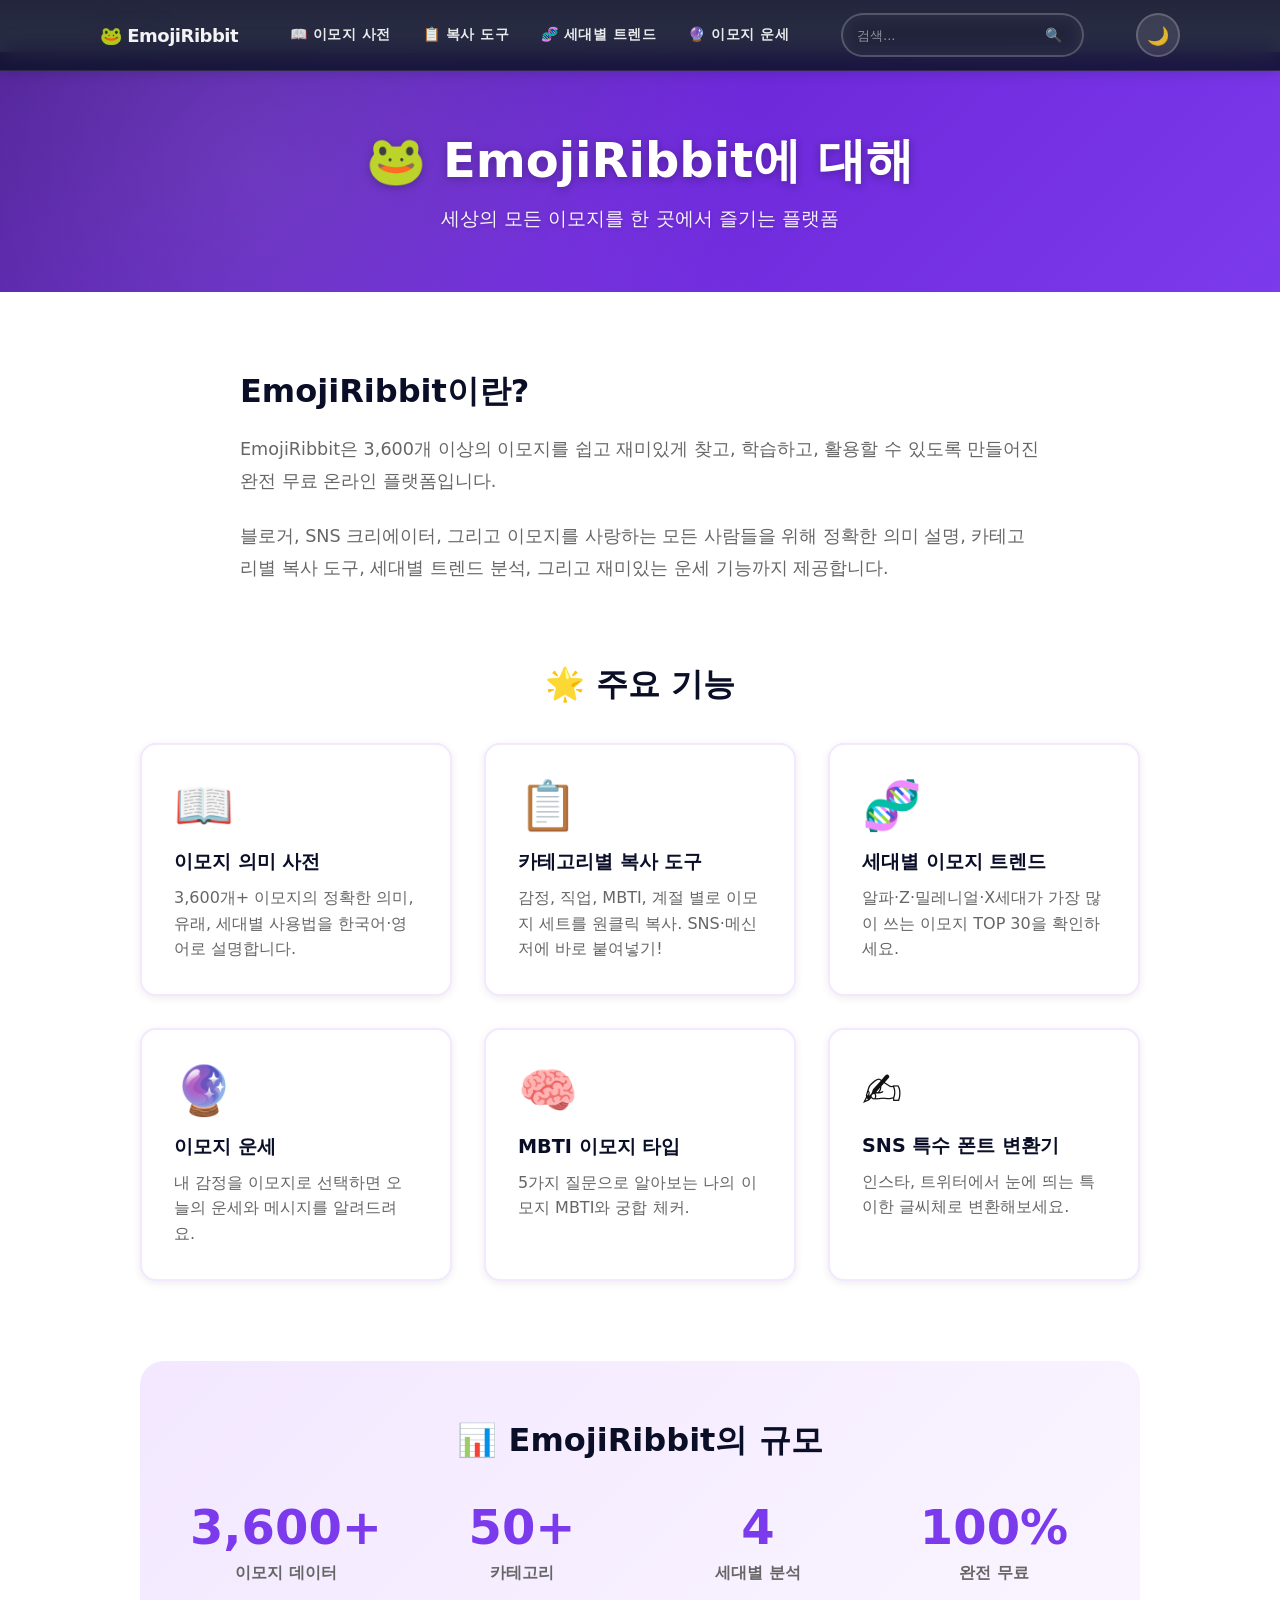
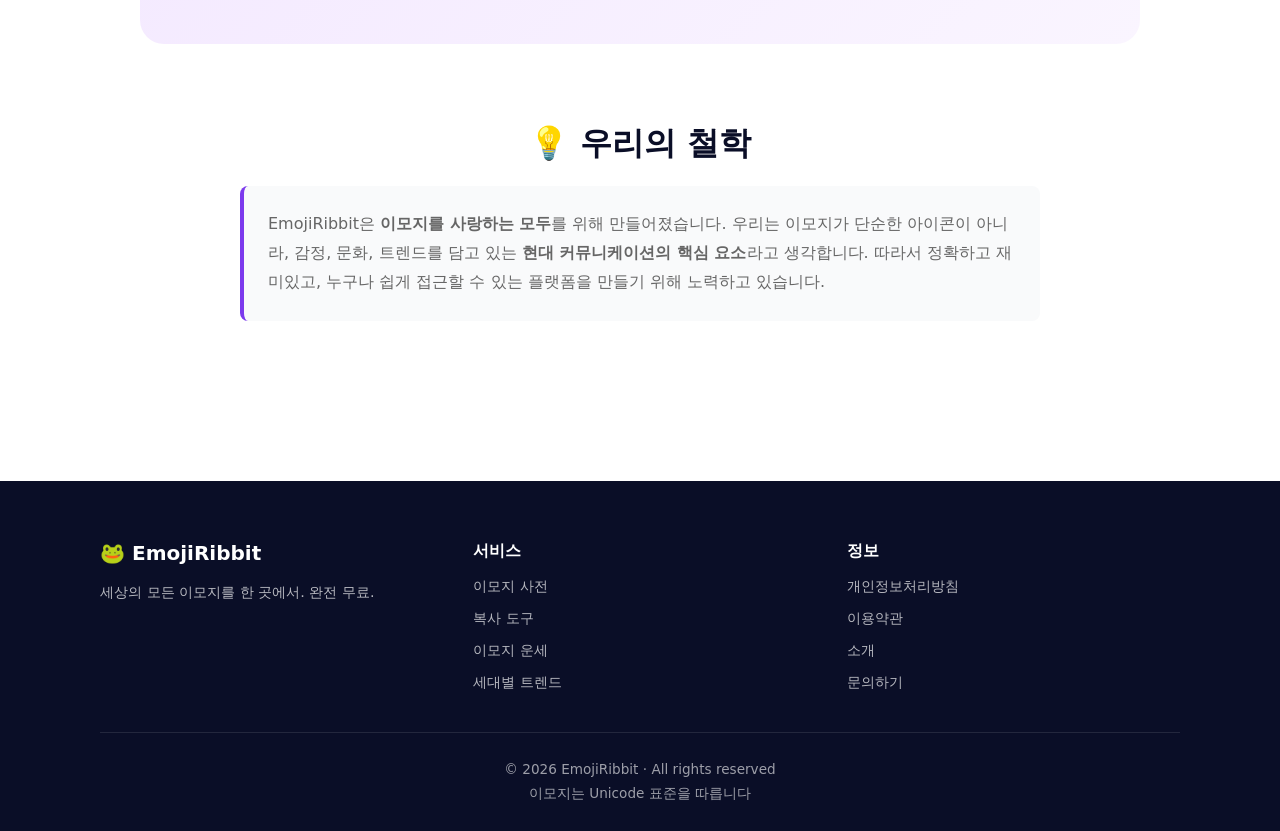
<file: ad-site-main/about.html>
<!DOCTYPE html>
<html lang="ko">
  <head>
    <meta charset="UTF-8" />
    <meta name="viewport" content="width=device-width, initial-scale=1.0" />
    <title>소개 - EmojiRibbit</title>
    <meta name="description" content="EmojiRibbit에 대해 알아보세요" />
    <link rel="canonical" href="https://emojiribbit.com/about.html" />

    <!-- Favicon -->
    <link rel="icon" type="image/x-icon" href="assets/images/icon/favicon.ico" />
    <link rel="icon" type="image/png" href="assets/images/icon/favicon.png" />

    <link rel="stylesheet" href="https://cdnjs.cloudflare.com/ajax/libs/animate.css/4.1.1/animate.min.css" />
    <link rel="stylesheet" href="https://unpkg.com/aos@2.3.1/dist/aos.css" />
    <link rel="stylesheet" href="assets/css/commons.css" />
    <link rel="stylesheet" href="assets/css/style.css" />
    <link rel="stylesheet" href="assets/css/subpage.css" />
    <script async src="https://pagead2.googlesyndication.com/pagead/js/adsbygoogle.js?client=ca-pub-8983618705981128"
     crossorigin="anonymous"></script>
  </head>

  <body>
    <!-- Header -->
    <header class="site-header">
      <div class="container">
        <div class="site-header__inner">
          <a href="index.html" class="site-logo">🐸 EmojiRibbit</a>
          <nav class="site-nav">
            <a href="dictionary.html" class="site-nav__link">📖 이모지 사전</a>
            <a href="copy-tool.html" class="site-nav__link">📋 복사 도구</a>
            <a href="trends.html" class="site-nav__link">🧬 세대별 트렌드</a>
            <a href="fortune.html" class="site-nav__link">🔮 이모지 운세</a>
          </nav>
          <div class="search-wrapper">
            <input type="search" class="search-input" placeholder="검색..." />
            <button class="search-btn">🔍</button>
          </div>
          <button class="theme-toggle" data-theme-toggle>
            <span class="theme-icon">🌙</span>
          </button>
          <button class="nav-toggle" data-nav-toggle>
            <span class="nav-toggle__line"></span>
            <span class="nav-toggle__line"></span>
            <span class="nav-toggle__line"></span>
          </button>
        </div>
      </div>
    </header>

    <!-- Breadcrumb -->
    <section class="breadcrumb-section">
      <div class="container">
        <div class="breadcrumb">
          <a href="index.html" class="breadcrumb__link">홈</a>
          <span class="breadcrumb__separator">/</span>
          <span class="breadcrumb__current">소개</span>
        </div>
      </div>
    </section>

    <!-- Hero Section -->
    <section class="page-hero" style="background:linear-gradient(135deg, #4c1d95 0%, #6d28d9 50%, #7c3aed 100%);
      padding:80px 20px 60px; text-align:center; color:white;">
      <div class="container">
        <h1 style="font-size:3rem; font-weight:800; margin-bottom:16px; text-shadow:0 2px 8px rgba(0,0,0,0.3);">
          🐸 EmojiRibbit에 대해
        </h1>
        <p style="font-size:1.2rem; opacity:0.95; text-shadow:0 1px 4px rgba(0,0,0,0.2);">
          세상의 모든 이모지를 한 곳에서 즐기는 플랫폼
        </p>
      </div>
    </section>

    <!-- Main Content -->
    <main class="container" style="padding:80px 20px;">
      
      <!-- 프로젝트 소개 -->
      <section style="max-width:800px; margin:0 auto 80px;">
        <h2 style="font-size:2rem; font-weight:700; color:#0a0e27; margin-bottom:24px;">
          EmojiRibbit이란?
        </h2>
        <p style="font-size:1.1rem; color:#666; line-height:1.8; margin-bottom:24px;">
          EmojiRibbit은 3,600개 이상의 이모지를 쉽고 재미있게 찾고, 학습하고, 활용할 수 있도록 만들어진 
          완전 무료 온라인 플랫폼입니다.
        </p>
        <p style="font-size:1.1rem; color:#666; line-height:1.8;">
          블로거, SNS 크리에이터, 그리고 이모지를 사랑하는 모든 사람들을 위해 
          정확한 의미 설명, 카테고리별 복사 도구, 세대별 트렌드 분석, 그리고 재미있는 운세 기능까지 
          제공합니다.
        </p>
      </section>

      <!-- 주요 기능 -->
      <section style="max-width:1000px; margin:0 auto 80px;">
        <h2 style="font-size:2rem; font-weight:700; color:#0a0e27; margin-bottom:40px; text-align:center;">
          🌟 주요 기능
        </h2>
        
        <div style="display:grid; grid-template-columns:repeat(auto-fit, minmax(260px, 1fr)); gap:32px;">
          <!-- Feature 1 -->
          <div style="background:white; border-radius:16px; padding:32px; box-shadow:0 2px 8px rgba(0,0,0,0.08);
            border:2px solid #f3e8ff;">
            <div style="font-size:3rem; margin-bottom:16px;">📖</div>
            <h3 style="font-size:1.2rem; font-weight:700; color:#0a0e27; margin-bottom:12px;">
              이모지 의미 사전
            </h3>
            <p style="color:#666; line-height:1.6;">
              3,600개+ 이모지의 정확한 의미, 유래, 세대별 사용법을 한국어·영어로 설명합니다.
            </p>
          </div>

          <!-- Feature 2 -->
          <div style="background:white; border-radius:16px; padding:32px; box-shadow:0 2px 8px rgba(0,0,0,0.08);
            border:2px solid #f3e8ff;">
            <div style="font-size:3rem; margin-bottom:16px;">📋</div>
            <h3 style="font-size:1.2rem; font-weight:700; color:#0a0e27; margin-bottom:12px;">
              카테고리별 복사 도구
            </h3>
            <p style="color:#666; line-height:1.6;">
              감정, 직업, MBTI, 계절 별로 이모지 세트를 원클릭 복사. SNS·메신저에 바로 붙여넣기!
            </p>
          </div>

          <!-- Feature 3 -->
          <div style="background:white; border-radius:16px; padding:32px; box-shadow:0 2px 8px rgba(0,0,0,0.08);
            border:2px solid #f3e8ff;">
            <div style="font-size:3rem; margin-bottom:16px;">🧬</div>
            <h3 style="font-size:1.2rem; font-weight:700; color:#0a0e27; margin-bottom:12px;">
              세대별 이모지 트렌드
            </h3>
            <p style="color:#666; line-height:1.6;">
              알파·Z·밀레니얼·X세대가 가장 많이 쓰는 이모지 TOP 30을 확인하세요.
            </p>
          </div>

          <!-- Feature 4 -->
          <div style="background:white; border-radius:16px; padding:32px; box-shadow:0 2px 8px rgba(0,0,0,0.08);
            border:2px solid #f3e8ff;">
            <div style="font-size:3rem; margin-bottom:16px;">🔮</div>
            <h3 style="font-size:1.2rem; font-weight:700; color:#0a0e27; margin-bottom:12px;">
              이모지 운세
            </h3>
            <p style="color:#666; line-height:1.6;">
              내 감정을 이모지로 선택하면 오늘의 운세와 메시지를 알려드려요.
            </p>
          </div>

          <!-- Feature 5 -->
          <div style="background:white; border-radius:16px; padding:32px; box-shadow:0 2px 8px rgba(0,0,0,0.08);
            border:2px solid #f3e8ff;">
            <div style="font-size:3rem; margin-bottom:16px;">🧠</div>
            <h3 style="font-size:1.2rem; font-weight:700; color:#0a0e27; margin-bottom:12px;">
              MBTI 이모지 타입
            </h3>
            <p style="color:#666; line-height:1.6;">
              5가지 질문으로 알아보는 나의 이모지 MBTI와 궁합 체커.
            </p>
          </div>

          <!-- Feature 6 -->
          <div style="background:white; border-radius:16px; padding:32px; box-shadow:0 2px 8px rgba(0,0,0,0.08);
            border:2px solid #f3e8ff;">
            <div style="font-size:3rem; margin-bottom:16px;">✍️</div>
            <h3 style="font-size:1.2rem; font-weight:700; color:#0a0e27; margin-bottom:12px;">
              SNS 특수 폰트 변환기
            </h3>
            <p style="color:#666; line-height:1.6;">
              인스타, 트위터에서 눈에 띄는 특이한 글씨체로 변환해보세요.
            </p>
          </div>
        </div>
      </section>

      <!-- 통계 -->
      <section style="background:linear-gradient(135deg, #f3e8ff 0%, #faf5ff 100%); border-radius:24px;
        padding:60px 40px; text-align:center; margin:0 auto 80px; max-width:1000px;">
        <h2 style="font-size:2rem; font-weight:700; color:#0a0e27; margin-bottom:40px;">
          📊 EmojiRibbit의 규모
        </h2>
        
        <div style="display:grid; grid-template-columns:repeat(auto-fit, minmax(180px, 1fr)); gap:24px;">
          <div>
            <div style="font-size:3rem; font-weight:900; color:#7c3aed; margin-bottom:8px;">3,600+</div>
            <div style="font-size:1rem; color:#666; font-weight:600;">이모지 데이터</div>
          </div>
          <div>
            <div style="font-size:3rem; font-weight:900; color:#7c3aed; margin-bottom:8px;">50+</div>
            <div style="font-size:1rem; color:#666; font-weight:600;">카테고리</div>
          </div>
          <div>
            <div style="font-size:3rem; font-weight:900; color:#7c3aed; margin-bottom:8px;">4</div>
            <div style="font-size:1rem; color:#666; font-weight:600;">세대별 분석</div>
          </div>
          <div>
            <div style="font-size:3rem; font-weight:900; color:#7c3aed; margin-bottom:8px;">100%</div>
            <div style="font-size:1rem; color:#666; font-weight:600;">완전 무료</div>
          </div>
        </div>
      </section>

      <!-- 개발 철학 -->
      <section style="max-width:800px; margin:0 auto 80px;">
        <h2 style="font-size:2rem; font-weight:700; color:#0a0e27; margin-bottom:24px; text-align:center;">
          💡 우리의 철학
        </h2>
        <div style="background:#f9fafb; border-left:4px solid #7c3aed; padding:24px; border-radius:8px;">
          <p style="color:#666; line-height:1.8; margin:0;">
            EmojiRibbit은 <strong>이모지를 사랑하는 모두</strong>를 위해 만들어졌습니다. 
            우리는 이모지가 단순한 아이콘이 아니라, 감정, 문화, 트렌드를 담고 있는 
            <strong>현대 커뮤니케이션의 핵심 요소</strong>라고 생각합니다. 
            따라서 정확하고 재미있고, 누구나 쉽게 접근할 수 있는 플랫폼을 만들기 위해 노력하고 있습니다.
          </p>
        </div>
      </section>

    </main>

    <!-- Footer -->
    <footer class="site-footer">
      <div class="container">
        <div class="site-footer__content">
          <div class="site-footer__section">
            <div class="site-footer__logo">🐸 EmojiRibbit</div>
            <p class="site-footer__description">세상의 모든 이모지를 한 곳에서. 완전 무료.</p>
          </div>
          <div class="site-footer__section">
            <h3 class="site-footer__heading">서비스</h3>
            <ul class="site-footer__list">
              <li><a href="dictionary.html">이모지 사전</a></li>
              <li><a href="copy-tool.html">복사 도구</a></li>
              <li><a href="fortune.html">이모지 운세</a></li>
              <li><a href="trends.html">세대별 트렌드</a></li>
            </ul>
          </div>
          <div class="site-footer__section">
            <h3 class="site-footer__heading">정보</h3>
            <ul class="site-footer__list">
              <li><a href="privacy.html">개인정보처리방침</a></li>
              <li><a href="terms.html">이용약관</a></li>
              <li><a href="about.html">소개</a></li>
              <li><a href="contact.html">문의하기</a></li>
            </ul>
          </div>
        </div>
        <div class="site-footer__bottom">
          <p>&copy; 2026 EmojiRibbit · All rights reserved</p>
          <p>이모지는 Unicode 표준을 따릅니다</p>
        </div>
      </div>
    </footer>

    <!-- Scripts -->
    <script src="https://unpkg.com/aos@2.3.1/dist/aos.js"></script>
    <script src="assets/js/main.js"></script>
    <script src="assets/js/page-transition.js"></script>
  </body>
</html>
</file>
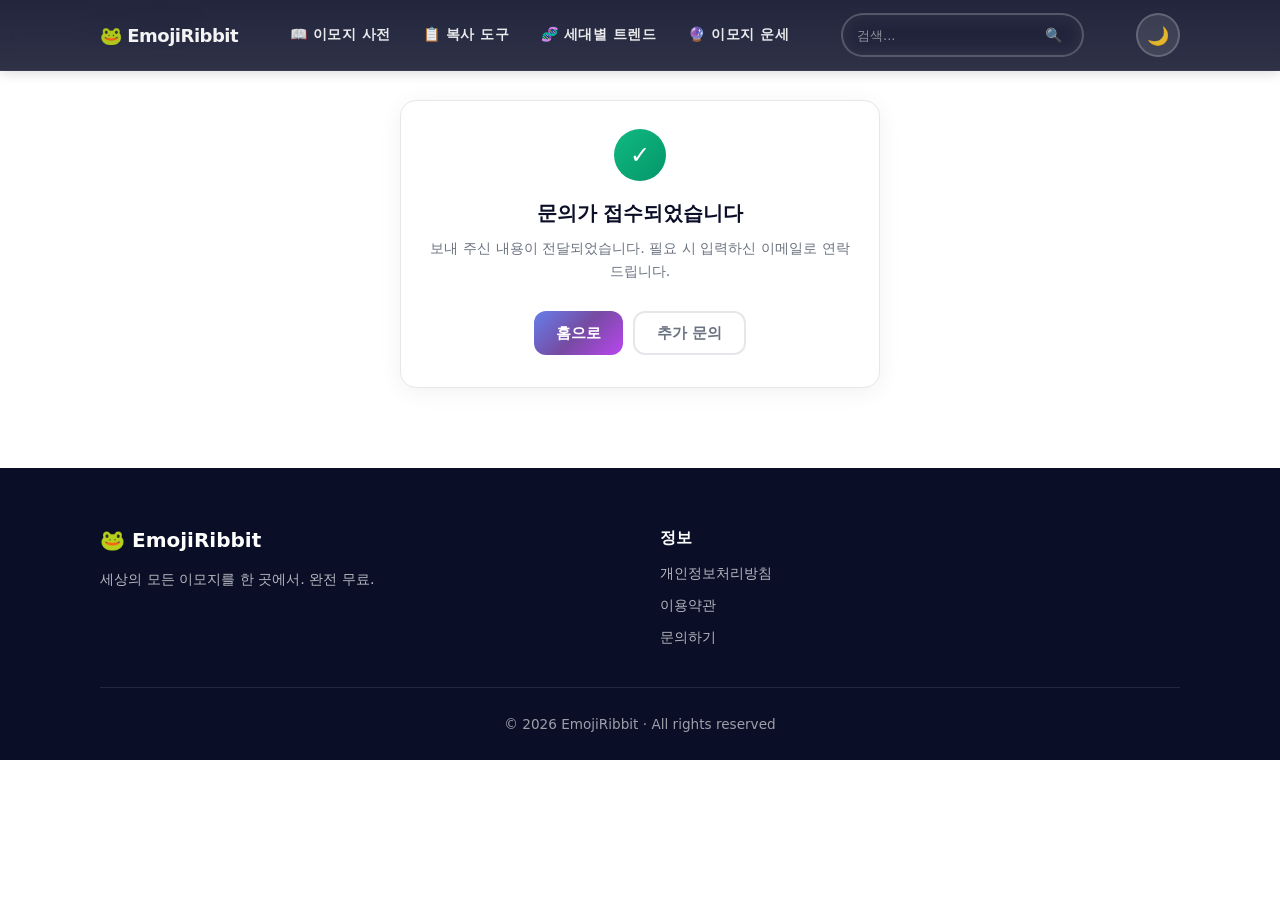
<file: ad-site-main/contact-success.html>
<!DOCTYPE html>
<html lang="ko">
  <head>
    <meta charset="UTF-8" />
    <meta name="viewport" content="width=device-width, initial-scale=1.0" />
    <title>문의 완료 - EmojiRibbit</title>
    <meta name="description" content="문의가 정상적으로 접수되었습니다." />
    <meta name="robots" content="noindex, follow" />

    <link rel="icon" type="image/x-icon" href="assets/images/icon/favicon.ico" />
    <link rel="icon" type="image/png" href="assets/images/icon/favicon.png" />

    <link rel="stylesheet" href="https://cdnjs.cloudflare.com/ajax/libs/animate.css/4.1.1/animate.min.css" />
    <link rel="stylesheet" href="https://unpkg.com/aos@2.3.1/dist/aos.css" />
    <link rel="stylesheet" href="assets/css/commons.css" />
    <link rel="stylesheet" href="assets/css/style.css" />
    <link rel="stylesheet" href="assets/css/subpage.css" />
    <link rel="stylesheet" href="assets/css/contact.css" />
    <script async src="https://pagead2.googlesyndication.com/pagead/js/adsbygoogle.js?client=ca-pub-8983618705981128"
     crossorigin="anonymous"></script>
  </head>

  <body>
    <header class="site-header">
      <div class="container">
        <div class="site-header__inner">
          <a href="index.html" class="site-logo">🐸 EmojiRibbit</a>
          <nav class="site-nav">
            <a href="dictionary.html" class="site-nav__link">📖 이모지 사전</a>
            <a href="copy-tool.html" class="site-nav__link">📋 복사 도구</a>
            <a href="trends.html" class="site-nav__link">🧬 세대별 트렌드</a>
            <a href="fortune.html" class="site-nav__link">🔮 이모지 운세</a>
          </nav>
          <div class="search-wrapper">
            <input type="search" class="search-input" placeholder="검색..." />
            <button class="search-btn">🔍</button>
          </div>
          <button class="theme-toggle" data-theme-toggle>
            <span class="theme-icon">🌙</span>
          </button>
          <button class="nav-toggle" data-nav-toggle>
            <span class="nav-toggle__line"></span>
            <span class="nav-toggle__line"></span>
            <span class="nav-toggle__line"></span>
          </button>
        </div>
      </div>
    </header>

    <section class="breadcrumb-section">
      <div class="container">
        <div class="breadcrumb">
          <a href="index.html" class="breadcrumb__link">홈</a>
          <span class="breadcrumb__separator">/</span>
          <span class="breadcrumb__current">문의 완료</span>
        </div>
      </div>
    </section>

    <main class="contact-page container" style="padding-top: 48px; padding-bottom: 80px">
      <div class="contact-form-wrap" style="max-width: 480px; margin: 0 auto; text-align: center">
        <div class="contact-modal__icon" style="margin-bottom: 20px">✓</div>
        <h1 class="contact-form__title" style="margin-bottom: 12px">문의가 접수되었습니다</h1>
        <p class="contact-form__lead" style="margin-bottom: 28px">
          보내 주신 내용이 전달되었습니다. 필요 시 입력하신 이메일로 연락드립니다.
        </p>
        <div class="contact-modal__actions" style="justify-content: center">
          <a href="index.html" class="contact-modal__btn">홈으로</a>
          <a href="contact.html" class="contact-modal__btn contact-modal__btn--ghost">추가 문의</a>
        </div>
      </div>
    </main>

    <footer class="site-footer">
      <div class="container">
        <div class="site-footer__content">
          <div class="site-footer__section">
            <div class="site-footer__logo">🐸 EmojiRibbit</div>
            <p class="site-footer__description">세상의 모든 이모지를 한 곳에서. 완전 무료.</p>
          </div>
          <div class="site-footer__section">
            <h3 class="site-footer__heading">정보</h3>
            <ul class="site-footer__list">
              <li><a href="privacy.html">개인정보처리방침</a></li>
              <li><a href="terms.html">이용약관</a></li>
              <li><a href="contact.html">문의하기</a></li>
            </ul>
          </div>
        </div>
        <div class="site-footer__bottom">
          <p>&copy; 2026 EmojiRibbit · All rights reserved</p>
        </div>
      </div>
    </footer>

    <script src="https://unpkg.com/aos@2.3.1/dist/aos.js"></script>
    <script src="assets/js/main.js"></script>
    <script src="assets/js/page-transition.js"></script>
  </body>
</html>
</file>
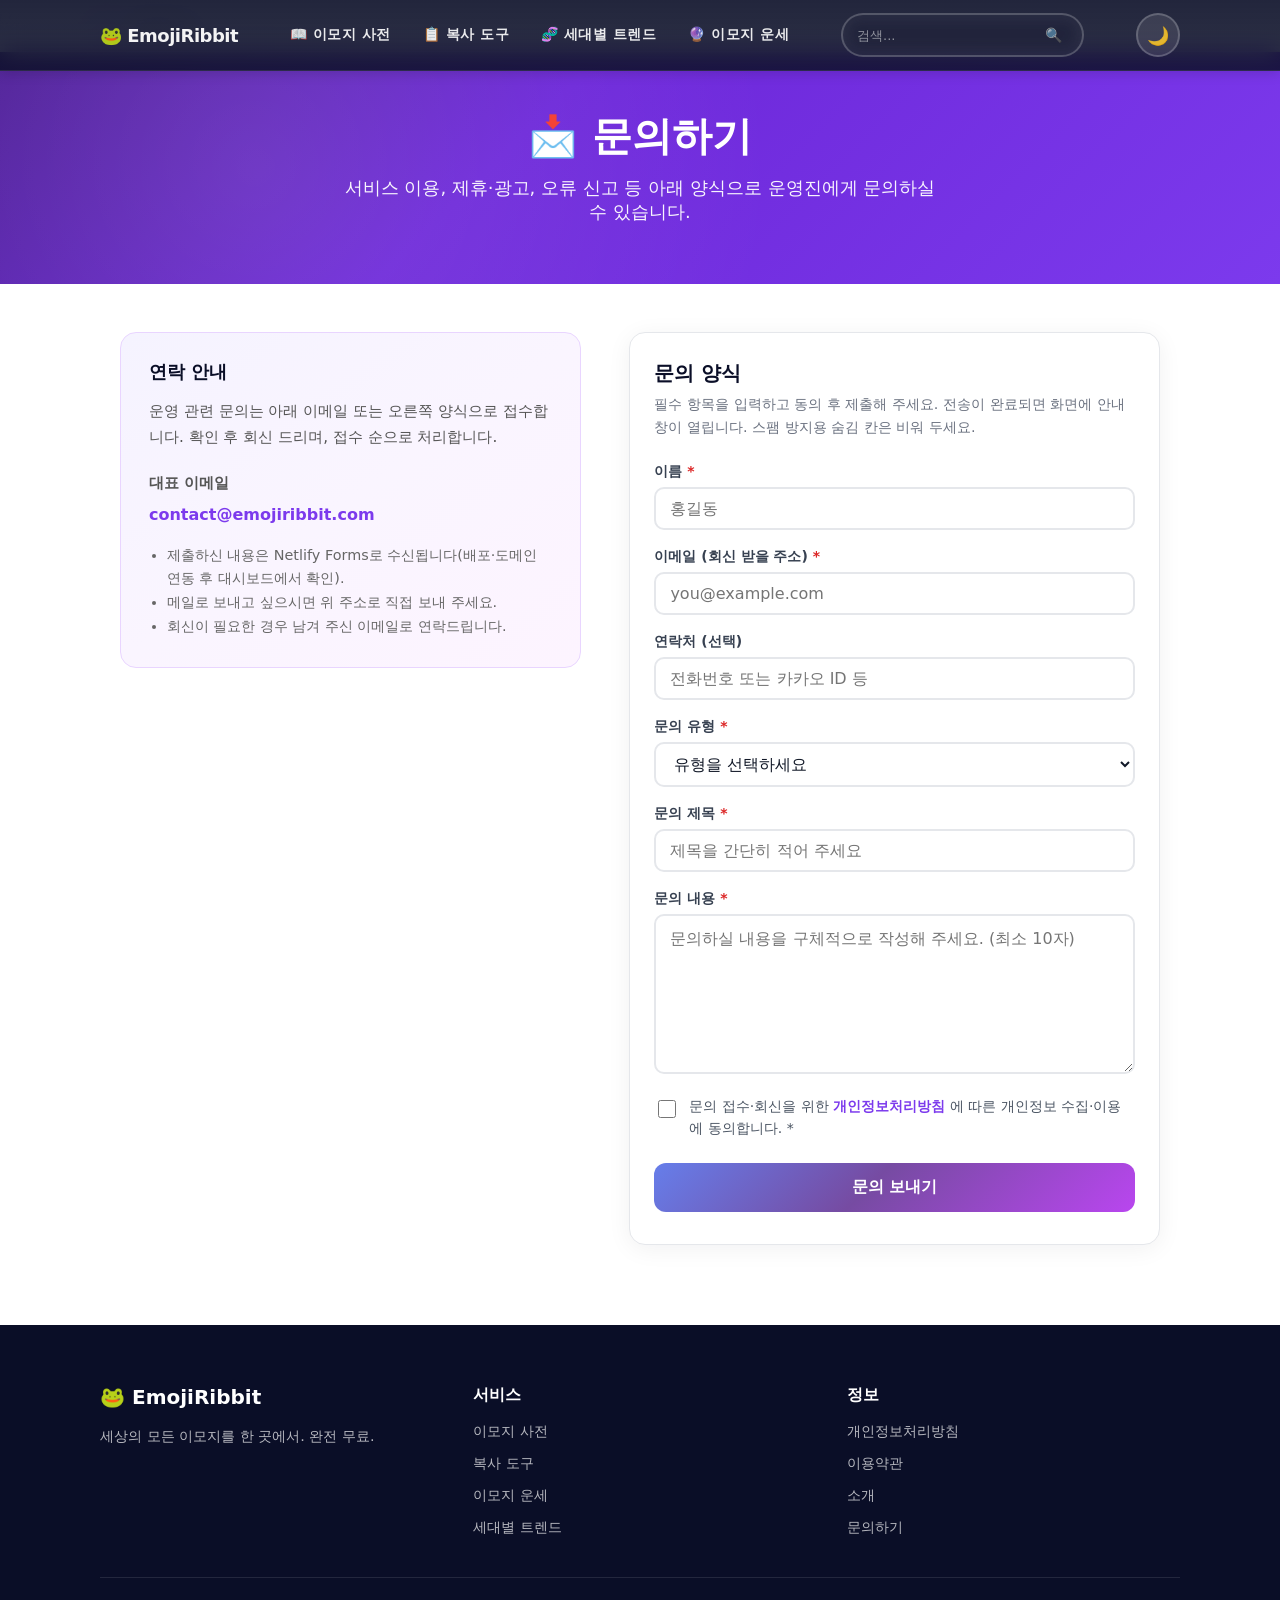
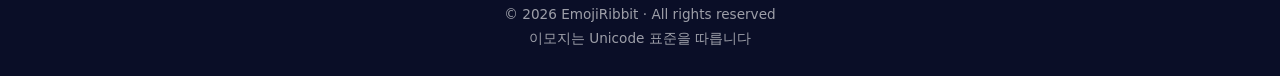
<file: ad-site-main/contact.html>
<!DOCTYPE html>
<html lang="ko">
  <head>
    <meta charset="UTF-8" />
    <meta name="viewport" content="width=device-width, initial-scale=1.0" />
    <title>문의하기 - EmojiRibbit</title>
    <meta
      name="description"
      content="EmojiRibbit 서비스 문의, 제휴, 오류 신고 등을 문의 양식으로 접수합니다. 이름·연락처·문의 내용을 남겨 주세요."
    />
    <meta name="robots" content="index, follow" />
    <link rel="canonical" href="https://emojiribbit.com/contact.html" />

    <!-- Favicon -->
    <link rel="icon" type="image/x-icon" href="assets/images/icon/favicon.ico" />
    <link rel="icon" type="image/png" href="assets/images/icon/favicon.png" />

    <link rel="stylesheet" href="https://cdnjs.cloudflare.com/ajax/libs/animate.css/4.1.1/animate.min.css" />
    <link rel="stylesheet" href="https://unpkg.com/aos@2.3.1/dist/aos.css" />
    <link rel="stylesheet" href="assets/css/commons.css" />
    <link rel="stylesheet" href="assets/css/style.css" />
    <link rel="stylesheet" href="assets/css/subpage.css" />
    <link rel="stylesheet" href="assets/css/contact.css" />
    <script async src="https://pagead2.googlesyndication.com/pagead/js/adsbygoogle.js?client=ca-pub-8983618705981128"
     crossorigin="anonymous"></script>
  </head>

  <body>
    <header class="site-header">
      <div class="container">
        <div class="site-header__inner">
          <a href="index.html" class="site-logo">🐸 EmojiRibbit</a>
          <nav class="site-nav">
            <a href="dictionary.html" class="site-nav__link">📖 이모지 사전</a>
            <a href="copy-tool.html" class="site-nav__link">📋 복사 도구</a>
            <a href="trends.html" class="site-nav__link">🧬 세대별 트렌드</a>
            <a href="fortune.html" class="site-nav__link">🔮 이모지 운세</a>
          </nav>
          <div class="search-wrapper">
            <input type="search" class="search-input" placeholder="검색..." />
            <button class="search-btn">🔍</button>
          </div>
          <button class="theme-toggle" data-theme-toggle>
            <span class="theme-icon">🌙</span>
          </button>
          <button class="nav-toggle" data-nav-toggle>
            <span class="nav-toggle__line"></span>
            <span class="nav-toggle__line"></span>
            <span class="nav-toggle__line"></span>
          </button>
        </div>
      </div>
    </header>

    <section class="breadcrumb-section">
      <div class="container">
        <div class="breadcrumb">
          <a href="index.html" class="breadcrumb__link">홈</a>
          <span class="breadcrumb__separator">/</span>
          <span class="breadcrumb__current">문의하기</span>
        </div>
      </div>
    </section>

    <section class="page-hero contact-hero contact-page-hero">
      <div class="container page-hero__content">
        <h1 class="page-hero__title">📩 문의하기</h1>
        <p class="page-hero__subtitle">
          서비스 이용, 제휴·광고, 오류 신고 등 아래 양식으로 운영진에게 문의하실 수 있습니다.
        </p>
      </div>
    </section>

    <main class="contact-page container">
      <div class="contact-layout">
        <aside class="contact-aside" aria-labelledby="contact-aside-heading">
          <h2 id="contact-aside-heading" class="contact-aside__title">연락 안내</h2>
          <p class="contact-aside__text">
            운영 관련 문의는 아래 이메일 또는 오른쪽 양식으로 접수합니다. 확인 후 회신
            드리며, 접수 순으로 처리합니다.
          </p>
          <p class="contact-aside__text" style="margin-bottom: 8px">
            <strong>대표 이메일</strong>
          </p>
          <a class="contact-aside__mail" href="mailto:contact@emojiribbit.com">contact@emojiribbit.com</a>
          <ul class="contact-aside__list">
            <li>제출하신 내용은 Netlify Forms로 수신됩니다(배포·도메인 연동 후 대시보드에서 확인).</li>
            <li>메일로 보내고 싶으시면 위 주소로 직접 보내 주세요.</li>
            <li>회신이 필요한 경우 남겨 주신 이메일로 연락드립니다.</li>
          </ul>
        </aside>

        <div class="contact-form-wrap">
          <h2 class="contact-form__title">문의 양식</h2>
          <p class="contact-form__lead">
            필수 항목을 입력하고 동의 후 제출해 주세요. 전송이 완료되면 화면에 안내창이
            열립니다. 스팸 방지용 숨김 칸은 비워 두세요.
          </p>

          <!-- Netlify: 빌드 시 이 폼이 감지되어야 하며, name="contact" + netlify 속성을 유지합니다. -->
          <form
            id="contact-form"
            name="contact"
            method="POST"
            action="/"
            netlify
            data-netlify="true"
            netlify-honeypot="bot-field"
            novalidate
          >
            <input type="hidden" name="form-name" value="contact" />

            <div class="contact-field contact-field--hp" aria-hidden="true">
              <label class="contact-label" for="contact-bot-field">웹사이트</label>
              <input
                class="contact-input"
                type="text"
                id="contact-bot-field"
                name="bot-field"
                tabindex="-1"
                autocomplete="off"
              />
            </div>

            <div class="contact-field">
              <label class="contact-label" for="contact-name">이름 <span class="req">*</span></label>
              <input
                class="contact-input"
                type="text"
                id="contact-name"
                name="name"
                required
                autocomplete="name"
                maxlength="80"
                placeholder="홍길동"
              />
            </div>

            <div class="contact-field">
              <label class="contact-label" for="contact-email">이메일 (회신 받을 주소) <span class="req">*</span></label>
              <input
                class="contact-input"
                type="email"
                id="contact-email"
                name="email"
                required
                autocomplete="email"
                maxlength="120"
                placeholder="you@example.com"
              />
            </div>

            <div class="contact-field">
              <label class="contact-label" for="contact-phone">연락처 (선택)</label>
              <input
                class="contact-input"
                type="tel"
                id="contact-phone"
                name="phone"
                autocomplete="tel"
                maxlength="40"
                placeholder="전화번호 또는 카카오 ID 등"
              />
            </div>

            <div class="contact-field">
              <label class="contact-label" for="contact-category">문의 유형 <span class="req">*</span></label>
              <select class="contact-select" id="contact-category" name="category" required>
                <option value="" disabled selected>유형을 선택하세요</option>
                <option value="service">서비스 이용 문의</option>
                <option value="partnership">제휴 · 광고</option>
                <option value="bug">오류 · 버그 신고</option>
                <option value="copyright">저작권 · 법적 문의</option>
                <option value="other">기타</option>
              </select>
            </div>

            <div class="contact-field">
              <label class="contact-label" for="contact-subject">문의 제목 <span class="req">*</span></label>
              <input
                class="contact-input"
                type="text"
                id="contact-subject"
                name="subject"
                required
                maxlength="120"
                placeholder="제목을 간단히 적어 주세요"
              />
            </div>

            <div class="contact-field">
              <label class="contact-label" for="contact-message">문의 내용 <span class="req">*</span></label>
              <textarea
                class="contact-textarea"
                id="contact-message"
                name="message"
                required
                maxlength="4000"
                placeholder="문의하실 내용을 구체적으로 작성해 주세요. (최소 10자)"
              ></textarea>
            </div>

            <div class="contact-field">
              <label class="contact-check">
                <input type="checkbox" name="privacy_consent" value="1" required />
                <span>
                  문의 접수·회신을 위한
                  <a href="privacy.html" target="_blank" rel="noopener noreferrer">개인정보처리방침</a>
                  에 따른 개인정보 수집·이용에 동의합니다. <span class="req">*</span>
                </span>
              </label>
            </div>

            <div class="contact-actions">
              <button type="submit" class="contact-submit">문의 보내기</button>
            </div>

            <p id="contact-msg-err" class="contact-msg contact-msg--err" role="alert"></p>
          </form>
        </div>
      </div>
    </main>

    <footer class="site-footer">
      <div class="container">
        <div class="site-footer__content">
          <div class="site-footer__section">
            <div class="site-footer__logo">🐸 EmojiRibbit</div>
            <p class="site-footer__description">세상의 모든 이모지를 한 곳에서. 완전 무료.</p>
          </div>
          <div class="site-footer__section">
            <h3 class="site-footer__heading">서비스</h3>
            <ul class="site-footer__list">
              <li><a href="dictionary.html">이모지 사전</a></li>
              <li><a href="copy-tool.html">복사 도구</a></li>
              <li><a href="fortune.html">이모지 운세</a></li>
              <li><a href="trends.html">세대별 트렌드</a></li>
            </ul>
          </div>
          <div class="site-footer__section">
            <h3 class="site-footer__heading">정보</h3>
            <ul class="site-footer__list">
              <li><a href="privacy.html">개인정보처리방침</a></li>
              <li><a href="terms.html">이용약관</a></li>
              <li><a href="about.html">소개</a></li>
              <li><a href="contact.html">문의하기</a></li>
            </ul>
          </div>
        </div>
        <div class="site-footer__bottom">
          <p>&copy; 2026 EmojiRibbit · All rights reserved</p>
          <p>이모지는 Unicode 표준을 따릅니다</p>
        </div>
      </div>
    </footer>

    <!-- 문의 완료 모달 (Netlify AJAX 제출 성공 시 표시) -->
    <div
      id="contact-success-modal"
      class="contact-modal"
      hidden
      role="dialog"
      aria-modal="true"
      aria-labelledby="contact-modal-title"
      aria-hidden="true"
    >
      <div class="contact-modal__backdrop" data-close-modal tabindex="-1"></div>
      <div class="contact-modal__dialog">
        <div class="contact-modal__icon" aria-hidden="true">✓</div>
        <h2 id="contact-modal-title" class="contact-modal__title">문의가 접수되었습니다</h2>
        <p class="contact-modal__text">
          보내 주신 내용은 안전하게 전달되었습니다. 필요 시 입력하신 이메일로 연락드리겠습니다.
        </p>
        <p class="contact-modal__hint">
          곧바로 확인되지 않으면 스팸함을 살펴보시거나
          <a href="mailto:contact@emojiribbit.com">contact@emojiribbit.com</a>으로 직접 보내 주세요.
        </p>
        <div class="contact-modal__actions">
          <button type="button" class="contact-modal__btn" data-close-modal data-modal-initial-focus>
            확인
          </button>
          <a href="index.html" class="contact-modal__btn contact-modal__btn--ghost">홈으로</a>
        </div>
      </div>
    </div>

    <script src="https://unpkg.com/aos@2.3.1/dist/aos.js"></script>
    <script src="assets/js/main.js"></script>
    <script src="assets/js/page-transition.js"></script>
    <script src="assets/js/contact.js"></script>
  </body>
</html>
</file>
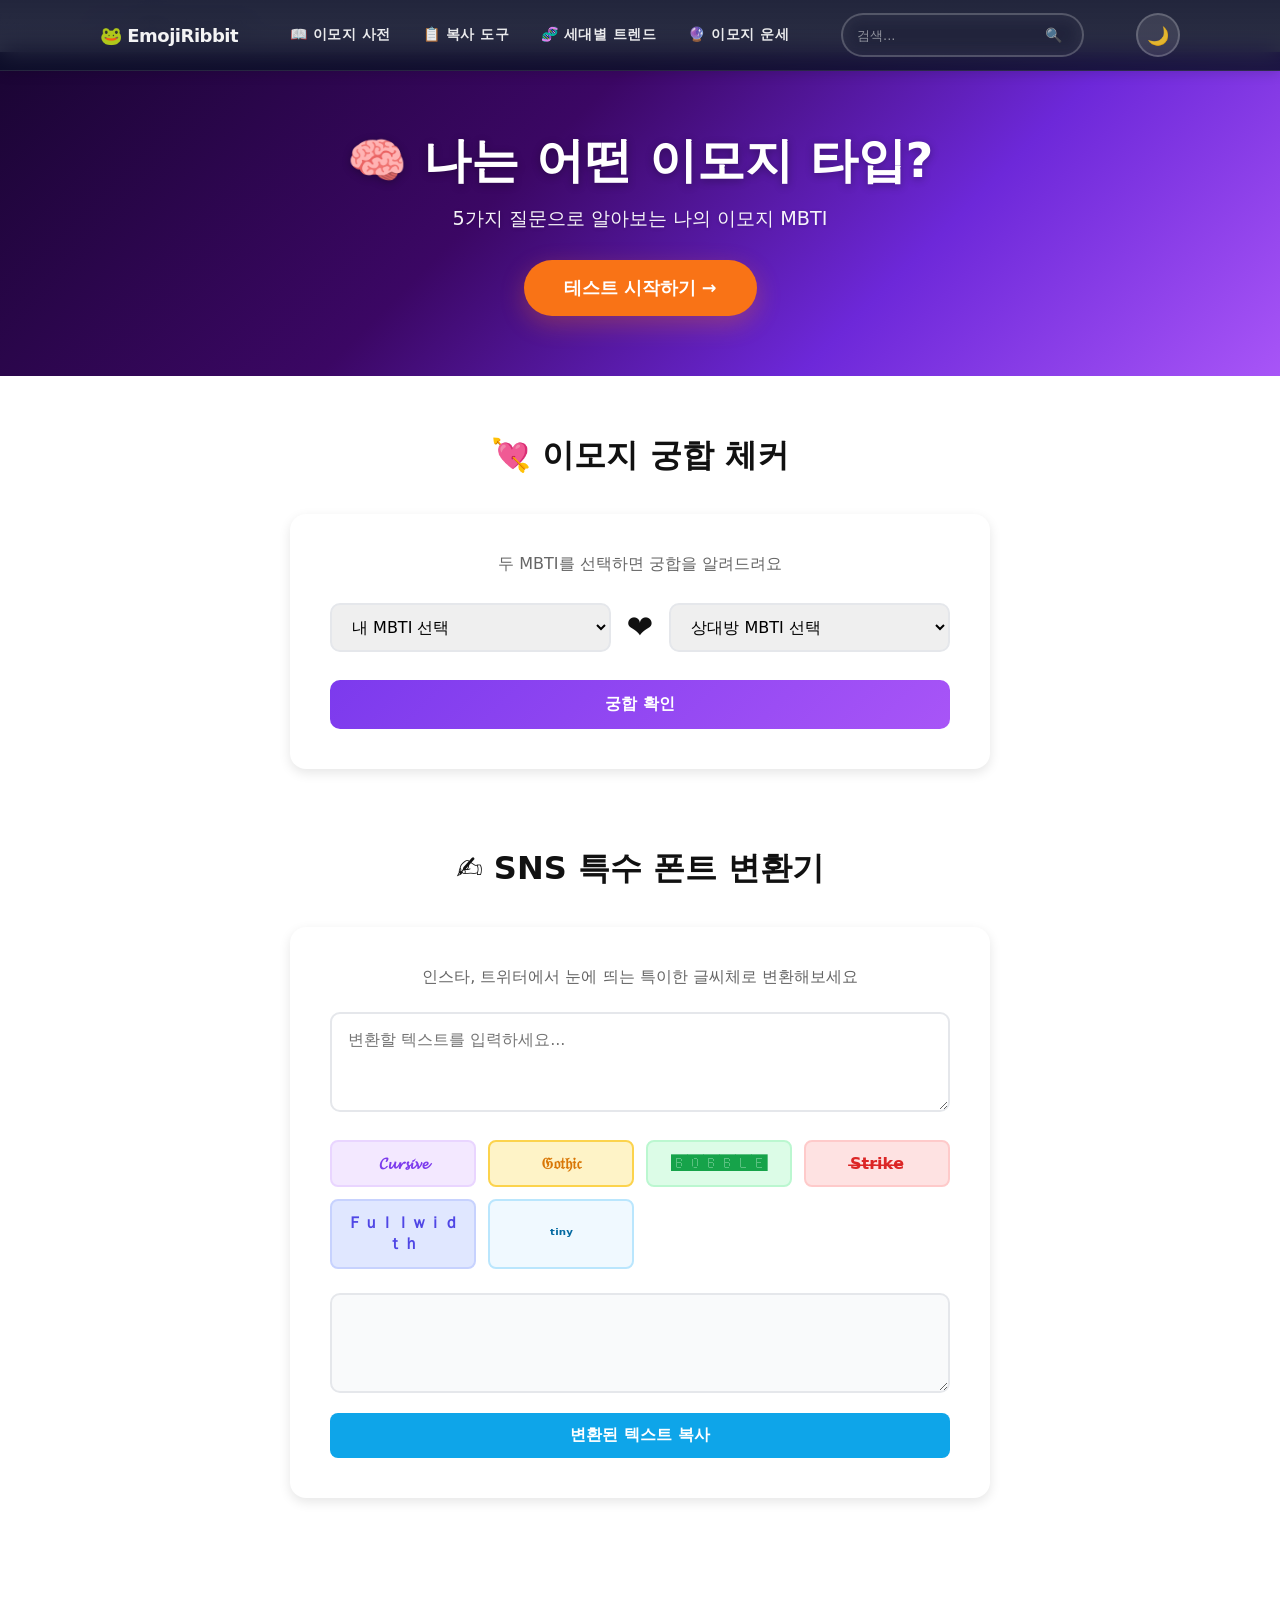
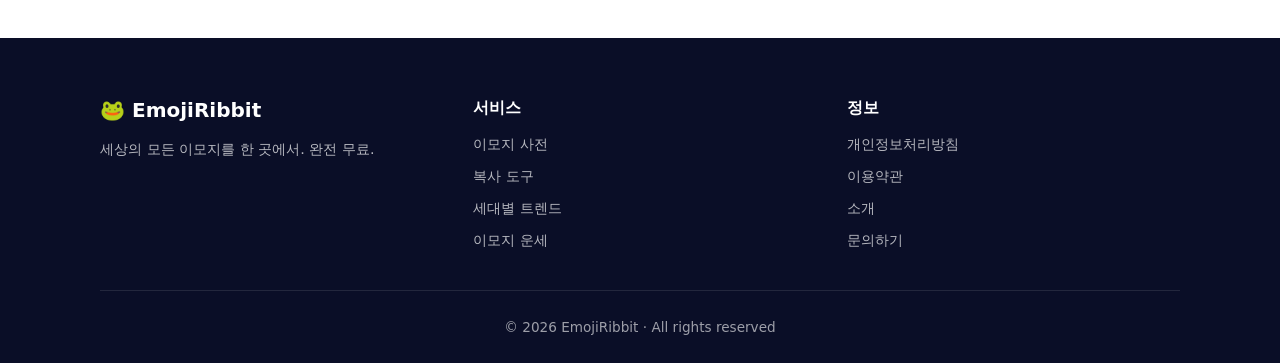
<file: ad-site-main/mbti-emoji.html>
<!DOCTYPE html>
<html lang="ko">
  <head>
    <meta charset="UTF-8" />
    <meta name="viewport" content="width=device-width, initial-scale=1.0" />
    <title>MBTI 이모지 타입 - EmojiRibbit</title>
    <meta name="description" content="5가지 질문으로 알아보는 나의 이모지 MBTI 타입" />

    <!-- Favicon -->
    <link rel="icon" type="image/x-icon" href="assets/images/icon/favicon.ico" />
    <link rel="icon" type="image/png" href="assets/images/icon/favicon.png" />

    <link rel="stylesheet" href="https://cdnjs.cloudflare.com/ajax/libs/animate.css/4.1.1/animate.min.css" />
    <link rel="stylesheet" href="https://unpkg.com/aos@2.3.1/dist/aos.css" />
    <link rel="stylesheet" href="assets/css/commons.css" />
    <link rel="stylesheet" href="assets/css/style.css" />
    <link rel="stylesheet" href="assets/css/subpage.css" />
    <script async src="https://pagead2.googlesyndication.com/pagead/js/adsbygoogle.js?client=ca-pub-8983618705981128"
     crossorigin="anonymous"></script>
  </head>

  <body>
    <!-- Header -->
    <header class="site-header">
      <div class="container">
        <div class="site-header__inner">
          <a href="index.html" class="site-logo" aria-label="EmojiRibbit 홈">🐸 EmojiRibbit</a>
          <nav class="site-nav" role="navigation">
            <a href="dictionary.html" class="site-nav__link">📖 이모지 사전</a>
            <a href="copy-tool.html" class="site-nav__link">📋 복사 도구</a>
            <a href="trends.html" class="site-nav__link">🧬 세대별 트렌드</a>
            <a href="fortune.html" class="site-nav__link">🔮 이모지 운세</a>
          </nav>
          <div class="search-wrapper" role="search">
            <input type="search" class="search-input" placeholder="검색..." aria-label="검색" />
            <button class="search-btn">🔍</button>
          </div>
          <button class="theme-toggle" data-theme-toggle aria-label="다크 모드">
            <span class="theme-icon">🌙</span>
          </button>
          <button class="nav-toggle" data-nav-toggle aria-label="메뉴 열기">
            <span class="nav-toggle__line"></span>
            <span class="nav-toggle__line"></span>
            <span class="nav-toggle__line"></span>
          </button>
        </div>
      </div>
    </header>

    <!-- Breadcrumb -->
    <section class="breadcrumb-section">
      <div class="container">
        <div class="breadcrumb">
          <a href="index.html" class="breadcrumb__link">홈</a>
          <span class="breadcrumb__separator">/</span>
          <span class="breadcrumb__current">MBTI 이모지 타입</span>
        </div>
      </div>
    </section>

    <!-- Hero Section -->
    <section class="mbti-hero" style="background:linear-gradient(135deg, #1a0533 0%, #3b0764 40%, #6d28d9 70%, #a855f7 100%);
      padding:80px 20px 60px; text-align:center; color:white;">
      <div class="container">
        <h1 style="font-size:3rem; font-weight:800; margin-bottom:16px; text-shadow:0 2px 8px rgba(0,0,0,0.3);">
          🧠 나는 어떤 이모지 타입?
        </h1>
        <p style="font-size:1.2rem; opacity:0.95; margin-bottom:28px; text-shadow:0 1px 4px rgba(0,0,0,0.2);">
          5가지 질문으로 알아보는 나의 이모지 MBTI
        </p>
        <button id="start-test-btn" style="padding:16px 40px; background:#f97316; color:white; border:none;
          border-radius:50px; font-size:1.1rem; font-weight:700; cursor:pointer;
          transition:all 0.2s; box-shadow:0 8px 24px rgba(249,115,22,0.3);">
          테스트 시작하기 →
        </button>
      </div>
    </section>

    <!-- Main Content -->
    <main class="container" style="padding:60px 20px;">

      <!-- SECTION 2: MBTI Test -->
      <section id="mbti-test-section" style="display:none; margin-bottom:80px;">
        <h2 style="text-align:center; margin-bottom:40px; font-size:2rem;">MBTI 미니 테스트</h2>
        
        <!-- Progress Bar -->
        <div style="max-width:600px; margin:0 auto 40px; text-align:center;">
          <div style="background:#e5e7eb; height:8px; border-radius:10px; overflow:hidden;">
            <div id="progress-bar" style="width:20%; height:100%; background:linear-gradient(90deg,#7c3aed,#a855f7);
              transition:width 0.3s ease;"></div>
          </div>
          <p id="progress-text" style="margin-top:12px; font-size:0.95rem; color:#666;">1 / 5</p>
        </div>

        <!-- Question Container -->
        <div style="max-width:600px; margin:0 auto; background:white; border-radius:16px; padding:40px;
          box-shadow:0 4px 12px rgba(0,0,0,0.1);">
          <h3 id="question-text" style="margin-bottom:24px; font-size:1.2rem; color:#111827;"></h3>
          <div id="answers-container" style="display:flex; flex-direction:column; gap:12px;"></div>
        </div>
      </section>

      <!-- SECTION 2b: Test Result -->
      <section id="test-result-section" style="display:none; margin-bottom:80px;">
        <div style="max-width:600px; margin:0 auto; background:linear-gradient(135deg,#f3e8ff,#faf5ff);
          border-radius:24px; padding:60px 40px; text-align:center; border:2px solid #e9d5ff;">
          
          <div id="result-mbti" style="font-size:3.5rem; font-weight:900; color:#7c3aed; margin-bottom:12px;"></div>
          <div id="result-name" style="font-size:1.5rem; font-weight:700; color:#111827; margin-bottom:24px;"></div>
          
          <div id="result-emojis" style="font-size:4rem; margin:32px 0; letter-spacing:16px;"></div>
          
          <p id="result-desc" style="font-size:1rem; color:#666; line-height:1.6; margin-bottom:32px;"></p>
          
          <div style="display:flex; gap:12px; margin-bottom:24px; flex-wrap:wrap; justify-content:center;">
            <button id="copy-result-btn" style="padding:12px 24px; background:linear-gradient(135deg,#7c3aed,#a855f7);
              color:white; border:none; border-radius:10px; font-weight:600; cursor:pointer;">
              이모지 복사
            </button>
            <button id="share-sns-btn" style="padding:12px 24px; background:#0ea5e9; color:white;
              border:none; border-radius:10px; font-weight:600; cursor:pointer;">
              SNS 공유 텍스트 복사
            </button>
            <button id="view-all-btn" style="padding:12px 24px; background:#6b7280; color:white;
              border:none; border-radius:10px; font-weight:600; cursor:pointer;">
              16개 전체 보기
            </button>
            <button id="retry-test-btn" style="padding:12px 24px; background:#d1d5db; color:#111827;
              border:none; border-radius:10px; font-weight:600; cursor:pointer;">
              다시 테스트
            </button>
          </div>
        </div>
      </section>

      <!-- SECTION 3: 16 MBTI Cards -->
      <section id="mbti-cards-section" style="display:none; margin-bottom:80px;">
        <h2 style="text-align:center; margin-bottom:40px; font-size:2rem;">16가지 이모지 MBTI 타입</h2>
        
        <!-- Tabs -->
        <div style="display:flex; justify-content:center; gap:12px; margin-bottom:40px; flex-wrap:wrap;">
          <button class="mbti-tab active" data-group="분석가형" 
            style="padding:12px 20px; border-radius:50px; border:2px solid #4f46e5;
            background:#4f46e5; color:white; font-weight:600; cursor:pointer;">
            🤖 분석가형 (NT)
          </button>
          <button class="mbti-tab" data-group="외교관형"
            style="padding:12px 20px; border-radius:50px; border:2px solid #7c3aed;
            background:white; color:#7c3aed; font-weight:600; cursor:pointer;">
            💜 외교관형 (NF)
          </button>
          <button class="mbti-tab" data-group="수호자형"
            style="padding:12px 20px; border-radius:50px; border:2px solid #0d9488;
            background:white; color:#0d9488; font-weight:600; cursor:pointer;">
            🛡️ 수호자형 (SJ)
          </button>
          <button class="mbti-tab" data-group="탐험가형"
            style="padding:12px 20px; border-radius:50px; border:2px solid #d97706;
            background:white; color:#d97706; font-weight:600; cursor:pointer;">
            🎯 탐험가형 (SP)
          </button>
        </div>

        <!-- Cards Grid -->
        <div id="mbti-cards-grid" style="display:grid; grid-template-columns:repeat(auto-fit, minmax(280px, 1fr));
          gap:24px;"></div>
      </section>

      <!-- SECTION 4: Compatibility Checker -->
      <section id="compatibility-section" style="margin-bottom:80px;">
        <h2 style="text-align:center; margin-bottom:40px; font-size:2rem;">💘 이모지 궁합 체커</h2>
        
        <div style="max-width:700px; margin:0 auto; background:white; border-radius:16px; padding:40px;
          box-shadow:0 4px 12px rgba(0,0,0,0.1);">
          <p style="text-align:center; color:#666; margin-bottom:28px;">두 MBTI를 선택하면 궁합을 알려드려요</p>
          
          <div style="display:grid; grid-template-columns:1fr auto 1fr; gap:16px; align-items:center; margin-bottom:28px;">
            <select id="compat-left" style="padding:12px 16px; border:2px solid #e5e7eb; border-radius:10px;
              font-size:1rem;">
              <option value="">내 MBTI 선택</option>
            </select>
            
            <div style="font-size:2rem; text-align:center;">❤️</div>
            
            <select id="compat-right" style="padding:12px 16px; border:2px solid #e5e7eb; border-radius:10px;
              font-size:1rem;">
              <option value="">상대방 MBTI 선택</option>
            </select>
          </div>
          
          <button id="check-compat-btn" style="width:100%; padding:14px; background:linear-gradient(135deg,#7c3aed,#a855f7);
            color:white; border:none; border-radius:10px; font-weight:700; cursor:pointer; font-size:1rem;">
            궁합 확인
          </button>
          
          <div id="compat-result" style="display:none; margin-top:32px; padding-top:32px; border-top:2px solid #e5e7eb;"></div>
        </div>
      </section>

      <!-- SECTION 5: SNS Font Converter -->
      <section id="font-converter-section" style="margin-bottom:80px;">
        <h2 style="text-align:center; margin-bottom:40px; font-size:2rem;">✍️ SNS 특수 폰트 변환기</h2>
        
        <div style="max-width:700px; margin:0 auto; background:white; border-radius:16px; padding:40px;
          box-shadow:0 4px 12px rgba(0,0,0,0.1);">
          <p style="text-align:center; color:#666; margin-bottom:24px;">인스타, 트위터에서 눈에 띄는 특이한 글씨체로 변환해보세요</p>
          
          <textarea id="font-input" placeholder="변환할 텍스트를 입력하세요..." style="width:100%; min-height:100px;
            padding:16px; border:2px solid #e5e7eb; border-radius:10px; font-size:1rem; resize:vertical; box-sizing:border-box;"></textarea>
          
          <div style="display:grid; grid-template-columns:repeat(auto-fit, minmax(140px, 1fr)); gap:12px; margin-top:24px;">
            <button class="font-btn" data-font="cursive" style="padding:12px; background:#f3e8ff; color:#7c3aed;
              border:2px solid #e9d5ff; border-radius:8px; font-weight:600; cursor:pointer;">
              𝓒𝓾𝓻𝓼𝓲𝓿𝓮
            </button>
            <button class="font-btn" data-font="gothic" style="padding:12px; background:#fef3c7; color:#d97706;
              border:2px solid #fcd34d; border-radius:8px; font-weight:600; cursor:pointer;">
              𝔊𝔬𝔱𝔥𝔦𝔠
            </button>
            <button class="font-btn" data-font="bubble" style="padding:12px; background:#dcfce7; color:#16a34a;
              border:2px solid #bbf7d0; border-radius:8px; font-weight:600; cursor:pointer;">
              🅱🅾🅱🅱🅻🅴
            </button>
            <button class="font-btn" data-font="strike" style="padding:12px; background:#fee2e2; color:#dc2626;
              border:2px solid #fecaca; border-radius:8px; font-weight:600; cursor:pointer;">
              S̶t̶r̶i̶k̶e̶
            </button>
            <button class="font-btn" data-font="fullwidth" style="padding:12px; background:#e0e7ff; color:#4f46e5;
              border:2px solid #c7d2fe; border-radius:8px; font-weight:600; cursor:pointer;">
              Ｆｕｌｌｗｉｄｔｈ
            </button>
            <button class="font-btn" data-font="tiny" style="padding:12px; background:#f0f9ff; color:#0369a1;
              border:2px solid #bae6fd; border-radius:8px; font-weight:600; cursor:pointer;">
              ᵗⁱⁿʸ
            </button>
          </div>
          
          <textarea id="font-output" readonly style="width:100%; min-height:100px; margin-top:24px;
            padding:16px; border:2px solid #e5e7eb; border-radius:10px; font-size:1rem; background:#f9fafb; box-sizing:border-box;"></textarea>
          
          <button id="copy-font-btn" style="width:100%; margin-top:16px; padding:12px; background:#0ea5e9;
            color:white; border:none; border-radius:8px; font-weight:600; cursor:pointer;">
            변환된 텍스트 복사
          </button>
        </div>
      </section>

    </main>

    <!-- Footer -->
    <footer class="site-footer">
      <div class="container">
        <div class="site-footer__content">
          <div class="site-footer__section">
            <div class="site-footer__logo">🐸 EmojiRibbit</div>
            <p class="site-footer__description">세상의 모든 이모지를 한 곳에서. 완전 무료.</p>
          </div>
          <div class="site-footer__section">
            <h3 class="site-footer__heading">서비스</h3>
            <ul class="site-footer__list">
              <li><a href="dictionary.html">이모지 사전</a></li>
              <li><a href="copy-tool.html">복사 도구</a></li>
              <li><a href="trends.html">세대별 트렌드</a></li>
              <li><a href="fortune.html">이모지 운세</a></li>
            </ul>
          </div>
          <div class="site-footer__section">
            <h3 class="site-footer__heading">정보</h3>
            <ul class="site-footer__list">
              <li><a href="privacy.html">개인정보처리방침</a></li>
              <li><a href="terms.html">이용약관</a></li>
              <li><a href="about.html">소개</a></li>
              <li><a href="contact.html">문의하기</a></li>
            </ul>
          </div>
        </div>
        <div class="site-footer__bottom">
          <p>&copy; 2026 EmojiRibbit · All rights reserved</p>
        </div>
      </div>
    </footer>

    <!-- Scripts -->
    <script src="https://unpkg.com/aos@2.3.1/dist/aos.js"></script>
    <script src="assets/js/main.js"></script>
    <script src="assets/js/page-transition.js"></script>
    <script src="assets/js/pages/mbti-emoji.js"></script>
  </body>
</html>
</file>
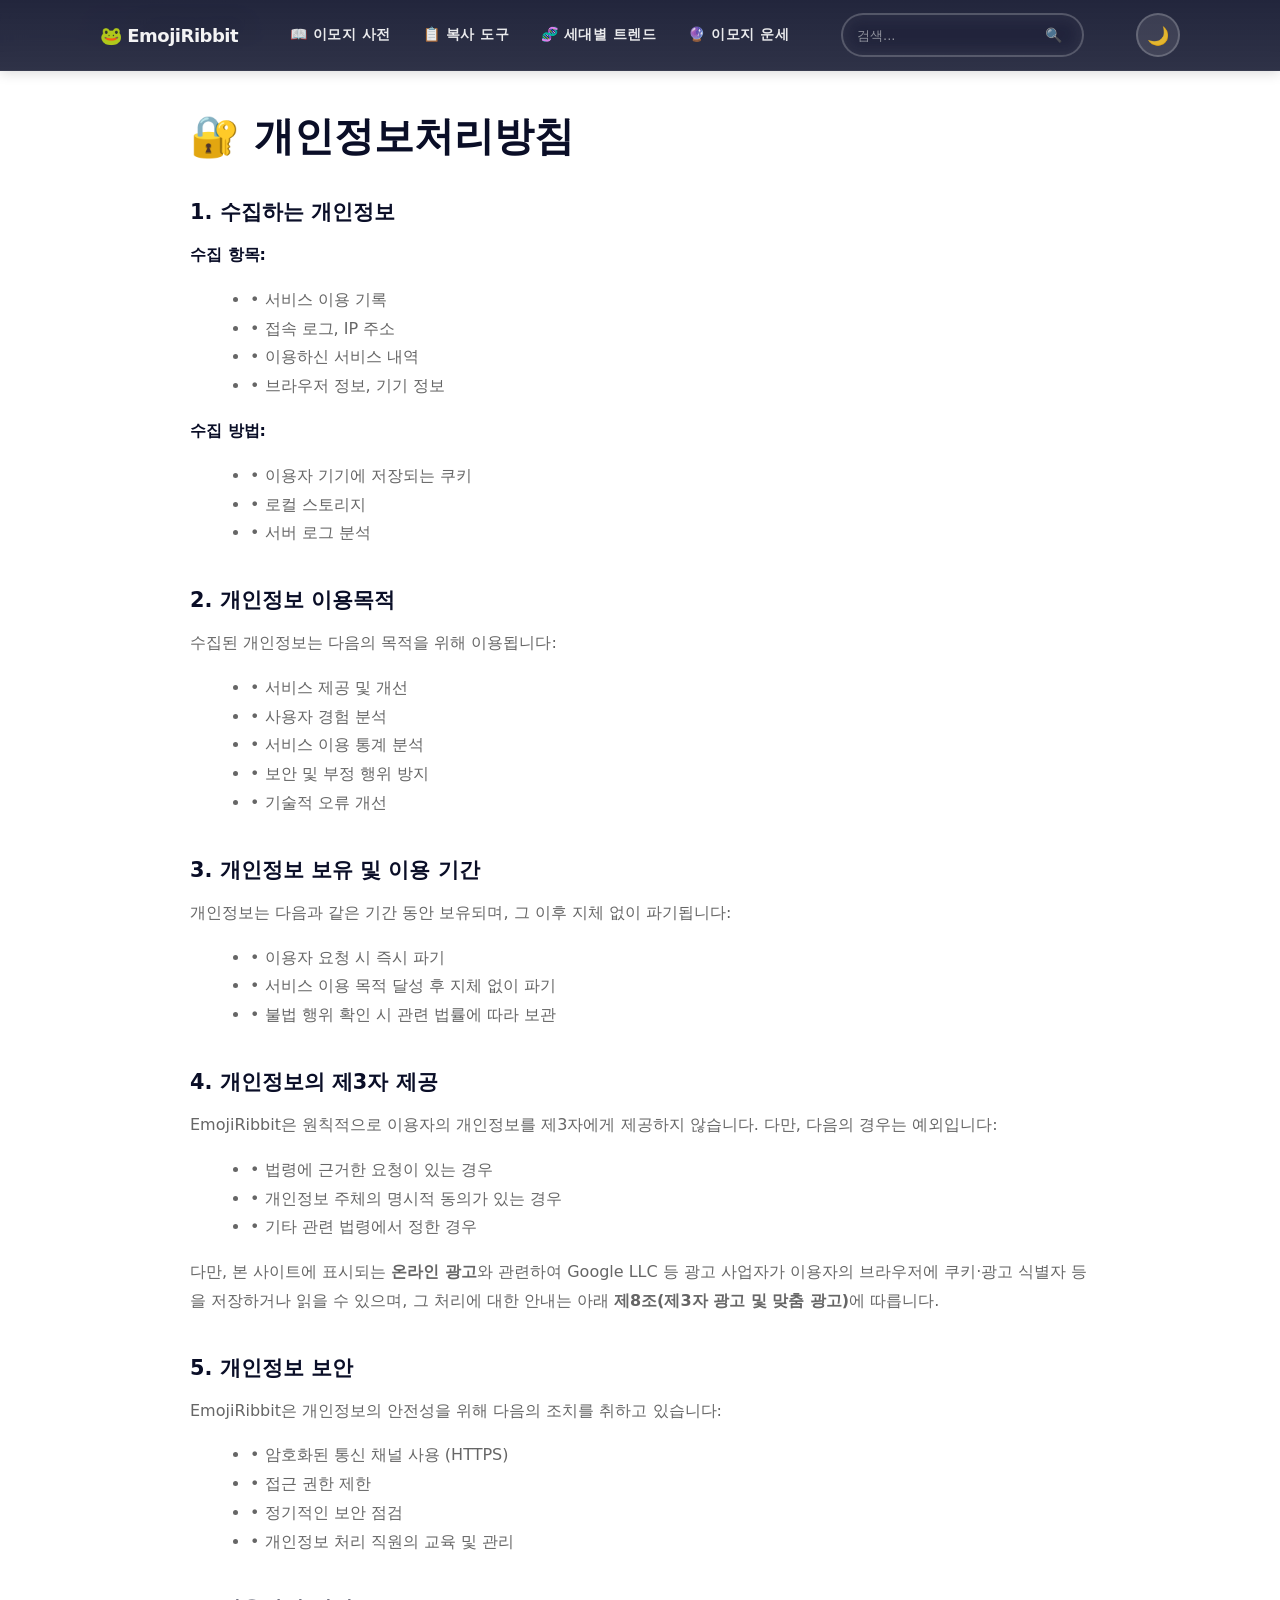
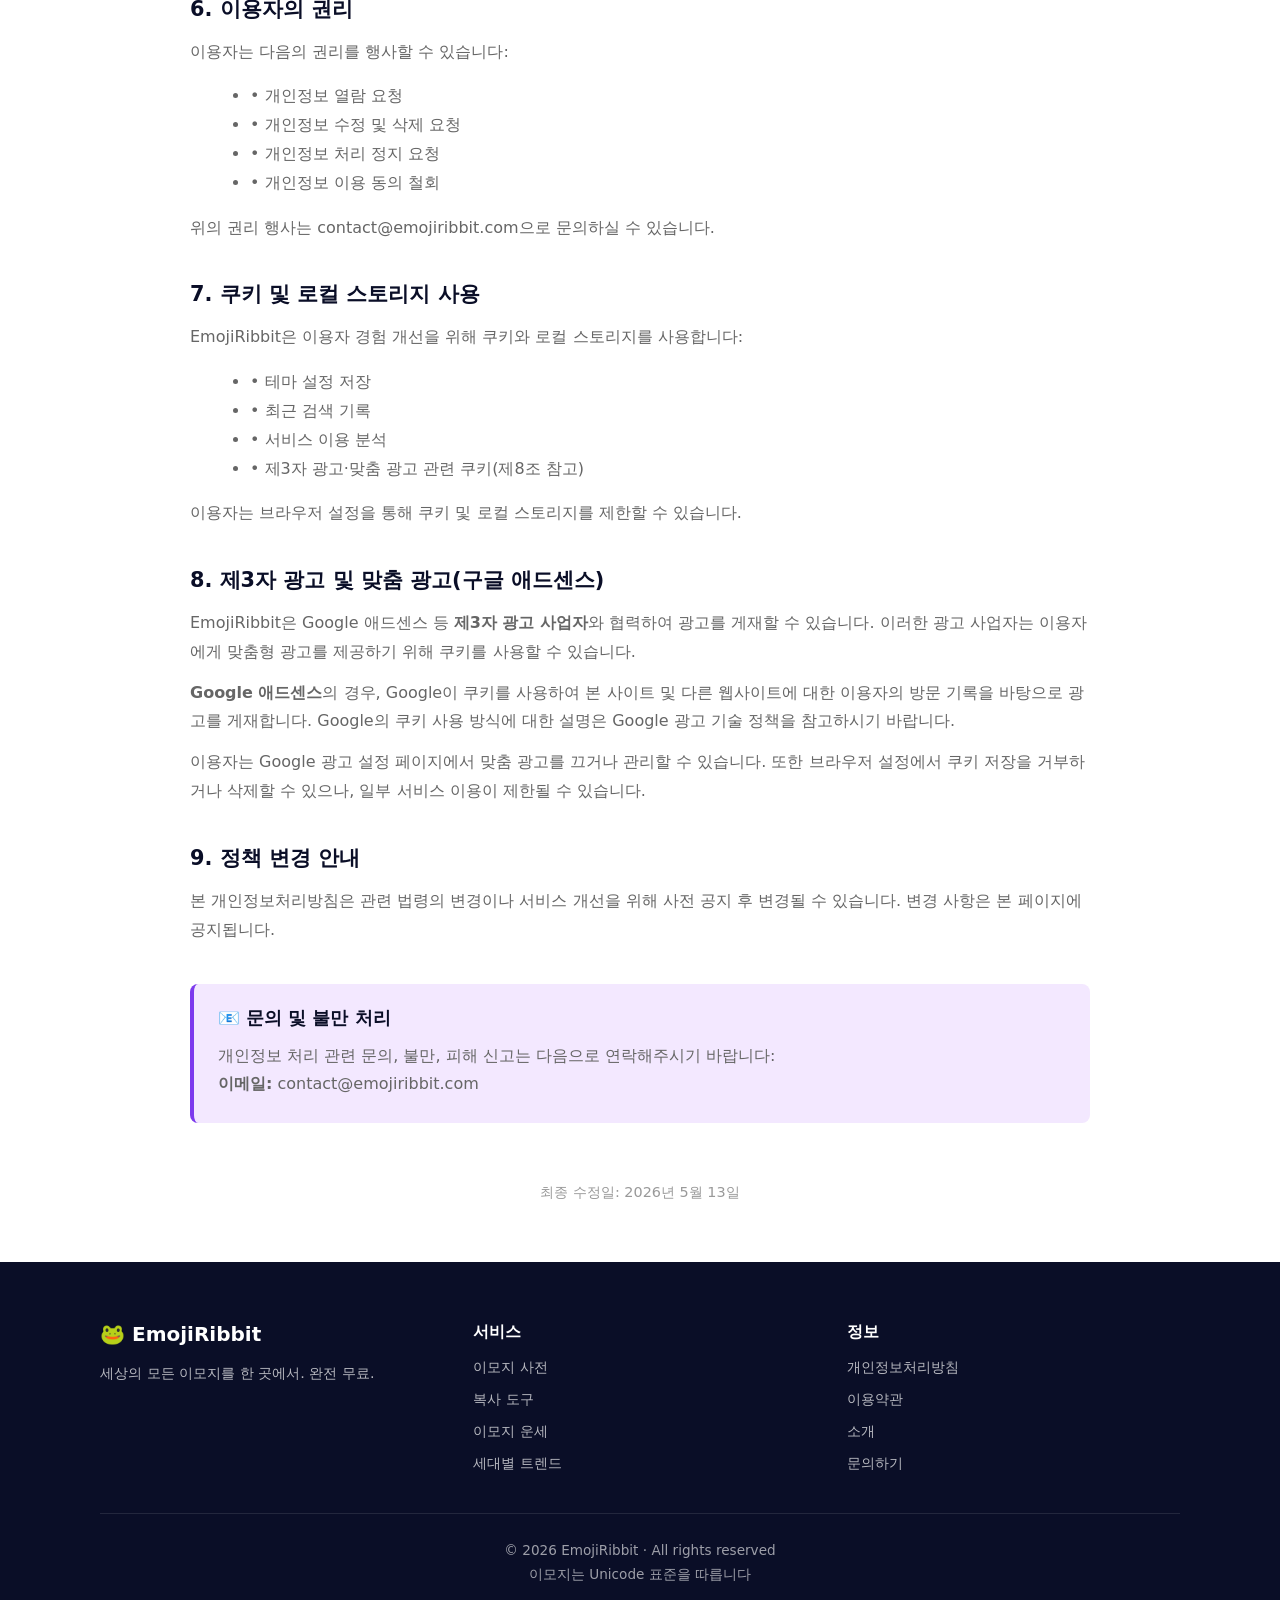
<file: ad-site-main/privacy.html>
<!DOCTYPE html>
<html lang="ko">
  <head>
    <meta charset="UTF-8" />
    <meta name="viewport" content="width=device-width, initial-scale=1.0" />
    <title>개인정보처리방침 - EmojiRibbit</title>
    <meta name="description" content="EmojiRibbit 개인정보처리방침" />
    <link rel="canonical" href="https://emojiribbit.com/privacy.html" />

    <!-- Favicon -->
    <link rel="icon" type="image/x-icon" href="assets/images/icon/favicon.ico" />
    <link rel="icon" type="image/png" href="assets/images/icon/favicon.png" />

    <link rel="stylesheet" href="https://cdnjs.cloudflare.com/ajax/libs/animate.css/4.1.1/animate.min.css" />
    <link rel="stylesheet" href="https://unpkg.com/aos@2.3.1/dist/aos.css" />
    <link rel="stylesheet" href="assets/css/commons.css" />
    <link rel="stylesheet" href="assets/css/style.css" />
    <link rel="stylesheet" href="assets/css/subpage.css" />
    <script async src="https://pagead2.googlesyndication.com/pagead/js/adsbygoogle.js?client=ca-pub-8983618705981128"
     crossorigin="anonymous"></script>
  </head>

  <body>
    <!-- Header -->
    <header class="site-header">
      <div class="container">
        <div class="site-header__inner">
          <a href="index.html" class="site-logo">🐸 EmojiRibbit</a>
          <nav class="site-nav">
            <a href="dictionary.html" class="site-nav__link">📖 이모지 사전</a>
            <a href="copy-tool.html" class="site-nav__link">📋 복사 도구</a>
            <a href="trends.html" class="site-nav__link">🧬 세대별 트렌드</a>
            <a href="fortune.html" class="site-nav__link">🔮 이모지 운세</a>
          </nav>
          <div class="search-wrapper">
            <input type="search" class="search-input" placeholder="검색..." />
            <button class="search-btn">🔍</button>
          </div>
          <button class="theme-toggle" data-theme-toggle>
            <span class="theme-icon">🌙</span>
          </button>
          <button class="nav-toggle" data-nav-toggle>
            <span class="nav-toggle__line"></span>
            <span class="nav-toggle__line"></span>
            <span class="nav-toggle__line"></span>
          </button>
        </div>
      </div>
    </header>

    <!-- Breadcrumb -->
    <section class="breadcrumb-section">
      <div class="container">
        <div class="breadcrumb">
          <a href="index.html" class="breadcrumb__link">홈</a>
          <span class="breadcrumb__separator">/</span>
          <span class="breadcrumb__current">개인정보처리방침</span>
        </div>
      </div>
    </section>

    <!-- Main Content -->
    <main class="container" style="padding:60px 20px;">
      <div style="max-width:900px; margin:0 auto;">
        
        <h1 style="font-size:2.5rem; font-weight:800; color:#0a0e27; margin-bottom:40px;">
          🔐 개인정보처리방침
        </h1>

        <div style="color:#666; line-height:1.8; font-size:1rem;">

          <!-- Section 1 -->
          <div style="margin-bottom:40px;">
            <h2 style="font-size:1.3rem; font-weight:700; color:#0a0e27; margin-bottom:16px;">
              1. 수집하는 개인정보
            </h2>
            <p style="margin-bottom:12px;">
              <strong style="color:#0a0e27;">수집 항목:</strong>
            </p>
            <ul style="margin-left:20px; margin-bottom:16px;">
              <li>• 서비스 이용 기록</li>
              <li>• 접속 로그, IP 주소</li>
              <li>• 이용하신 서비스 내역</li>
              <li>• 브라우저 정보, 기기 정보</li>
            </ul>
            <p style="margin-bottom:12px;">
              <strong style="color:#0a0e27;">수집 방법:</strong>
            </p>
            <ul style="margin-left:20px;">
              <li>• 이용자 기기에 저장되는 쿠키</li>
              <li>• 로컬 스토리지</li>
              <li>• 서버 로그 분석</li>
            </ul>
          </div>

          <!-- Section 2 -->
          <div style="margin-bottom:40px;">
            <h2 style="font-size:1.3rem; font-weight:700; color:#0a0e27; margin-bottom:16px;">
              2. 개인정보 이용목적
            </h2>
            <p style="margin-bottom:12px;">
              수집된 개인정보는 다음의 목적을 위해 이용됩니다:
            </p>
            <ul style="margin-left:20px;">
              <li>• 서비스 제공 및 개선</li>
              <li>• 사용자 경험 분석</li>
              <li>• 서비스 이용 통계 분석</li>
              <li>• 보안 및 부정 행위 방지</li>
              <li>• 기술적 오류 개선</li>
            </ul>
          </div>

          <!-- Section 3 -->
          <div style="margin-bottom:40px;">
            <h2 style="font-size:1.3rem; font-weight:700; color:#0a0e27; margin-bottom:16px;">
              3. 개인정보 보유 및 이용 기간
            </h2>
            <p style="margin-bottom:12px;">
              개인정보는 다음과 같은 기간 동안 보유되며, 그 이후 지체 없이 파기됩니다:
            </p>
            <ul style="margin-left:20px;">
              <li>• 이용자 요청 시 즉시 파기</li>
              <li>• 서비스 이용 목적 달성 후 지체 없이 파기</li>
              <li>• 불법 행위 확인 시 관련 법률에 따라 보관</li>
            </ul>
          </div>

          <!-- Section 4 -->
          <div style="margin-bottom:40px;">
            <h2 style="font-size:1.3rem; font-weight:700; color:#0a0e27; margin-bottom:16px;">
              4. 개인정보의 제3자 제공
            </h2>
            <p style="margin-bottom:12px;">
              EmojiRibbit은 원칙적으로 이용자의 개인정보를 제3자에게 제공하지 않습니다. 
              다만, 다음의 경우는 예외입니다:
            </p>
            <ul style="margin-left:20px;">
              <li>• 법령에 근거한 요청이 있는 경우</li>
              <li>• 개인정보 주체의 명시적 동의가 있는 경우</li>
              <li>• 기타 관련 법령에서 정한 경우</li>
            </ul>
            <p style="margin-top:16px;">
              다만, 본 사이트에 표시되는 <strong>온라인 광고</strong>와 관련하여 Google LLC 등 광고 사업자가 이용자의 브라우저에 쿠키·광고 식별자 등을 저장하거나 읽을 수 있으며,
              그 처리에 대한 안내는 아래 <strong>제8조(제3자 광고 및 맞춤 광고)</strong>에 따릅니다.
            </p>
          </div>

          <!-- Section 5 -->
          <div style="margin-bottom:40px;">
            <h2 style="font-size:1.3rem; font-weight:700; color:#0a0e27; margin-bottom:16px;">
              5. 개인정보 보안
            </h2>
            <p style="margin-bottom:12px;">
              EmojiRibbit은 개인정보의 안전성을 위해 다음의 조치를 취하고 있습니다:
            </p>
            <ul style="margin-left:20px;">
              <li>• 암호화된 통신 채널 사용 (HTTPS)</li>
              <li>• 접근 권한 제한</li>
              <li>• 정기적인 보안 점검</li>
              <li>• 개인정보 처리 직원의 교육 및 관리</li>
            </ul>
          </div>

          <!-- Section 6 -->
          <div style="margin-bottom:40px;">
            <h2 style="font-size:1.3rem; font-weight:700; color:#0a0e27; margin-bottom:16px;">
              6. 이용자의 권리
            </h2>
            <p style="margin-bottom:12px;">
              이용자는 다음의 권리를 행사할 수 있습니다:
            </p>
            <ul style="margin-left:20px;">
              <li>• 개인정보 열람 요청</li>
              <li>• 개인정보 수정 및 삭제 요청</li>
              <li>• 개인정보 처리 정지 요청</li>
              <li>• 개인정보 이용 동의 철회</li>
            </ul>
            <p style="margin-top:16px;">
              위의 권리 행사는 contact@emojiribbit.com으로 문의하실 수 있습니다.
            </p>
          </div>

          <!-- Section 7 -->
          <div style="margin-bottom:40px;">
            <h2 style="font-size:1.3rem; font-weight:700; color:#0a0e27; margin-bottom:16px;">
              7. 쿠키 및 로컬 스토리지 사용
            </h2>
            <p style="margin-bottom:12px;">
              EmojiRibbit은 이용자 경험 개선을 위해 쿠키와 로컬 스토리지를 사용합니다:
            </p>
            <ul style="margin-left:20px;">
              <li>• 테마 설정 저장</li>
              <li>• 최근 검색 기록</li>
              <li>• 서비스 이용 분석</li>
              <li>• 제3자 광고·맞춤 광고 관련 쿠키(제8조 참고)</li>
            </ul>
            <p style="margin-top:16px;">
              이용자는 브라우저 설정을 통해 쿠키 및 로컬 스토리지를 제한할 수 있습니다.
            </p>
          </div>

          <!-- Section 8: third-party ads -->
          <div style="margin-bottom:40px;">
            <h2 style="font-size:1.3rem; font-weight:700; color:#0a0e27; margin-bottom:16px;">
              8. 제3자 광고 및 맞춤 광고(구글 애드센스)
            </h2>
            <p style="margin-bottom:12px;">
              EmojiRibbit은 Google 애드센스 등 <strong>제3자 광고 사업자</strong>와 협력하여 광고를 게재할 수 있습니다.
              이러한 광고 사업자는 이용자에게 맞춤형 광고를 제공하기 위해 쿠키를 사용할 수 있습니다.
            </p>
            <p style="margin-bottom:12px;">
              <strong>Google 애드센스</strong>의 경우, Google이 쿠키를 사용하여 본 사이트 및 다른 웹사이트에 대한 이용자의 방문 기록을 바탕으로 광고를 게재합니다.
              Google의 쿠키 사용 방식에 대한 설명은
              <a href="https://policies.google.com/technologies/ads" target="_blank" rel="noopener noreferrer">Google 광고 기술 정책</a>을 참고하시기 바랍니다.
            </p>
            <p style="margin-bottom:12px;">
              이용자는 <a href="https://www.google.com/settings/ads" target="_blank" rel="noopener noreferrer">Google 광고 설정</a> 페이지에서 맞춤 광고를 끄거나 관리할 수 있습니다.
              또한 브라우저 설정에서 쿠키 저장을 거부하거나 삭제할 수 있으나, 일부 서비스 이용이 제한될 수 있습니다.
            </p>
          </div>

          <!-- Section 9 -->
          <div style="margin-bottom:40px;">
            <h2 style="font-size:1.3rem; font-weight:700; color:#0a0e27; margin-bottom:16px;">
              9. 정책 변경 안내
            </h2>
            <p style="margin-bottom:12px;">
              본 개인정보처리방침은 관련 법령의 변경이나 서비스 개선을 위해 
              사전 공지 후 변경될 수 있습니다. 
              변경 사항은 본 페이지에 공지됩니다.
            </p>
          </div>

          <!-- Section 10: 문의 -->
          <div style="padding:24px; background:#f3e8ff; border-radius:8px; border-left:4px solid #7c3aed;">
            <h2 style="font-size:1.1rem; font-weight:700; color:#0a0e27; margin-bottom:12px;">
              📧 문의 및 불만 처리
            </h2>
            <p style="margin:0;">
              개인정보 처리 관련 문의, 불만, 피해 신고는 다음으로 연락해주시기 바랍니다:<br>
              <strong>이메일:</strong> contact@emojiribbit.com
            </p>
          </div>

        </div>

        <p style="text-align:center; color:#999; margin-top:60px; font-size:0.9rem;">
          최종 수정일: 2026년 5월 13일
        </p>

      </div>
    </main>

    <!-- Footer -->
    <footer class="site-footer">
      <div class="container">
        <div class="site-footer__content">
          <div class="site-footer__section">
            <div class="site-footer__logo">🐸 EmojiRibbit</div>
            <p class="site-footer__description">세상의 모든 이모지를 한 곳에서. 완전 무료.</p>
          </div>
          <div class="site-footer__section">
            <h3 class="site-footer__heading">서비스</h3>
            <ul class="site-footer__list">
              <li><a href="dictionary.html">이모지 사전</a></li>
              <li><a href="copy-tool.html">복사 도구</a></li>
              <li><a href="fortune.html">이모지 운세</a></li>
              <li><a href="trends.html">세대별 트렌드</a></li>
            </ul>
          </div>
          <div class="site-footer__section">
            <h3 class="site-footer__heading">정보</h3>
            <ul class="site-footer__list">
              <li><a href="privacy.html">개인정보처리방침</a></li>
              <li><a href="terms.html">이용약관</a></li>
              <li><a href="about.html">소개</a></li>
              <li><a href="contact.html">문의하기</a></li>
            </ul>
          </div>
        </div>
        <div class="site-footer__bottom">
          <p>&copy; 2026 EmojiRibbit · All rights reserved</p>
          <p>이모지는 Unicode 표준을 따릅니다</p>
        </div>
      </div>
    </footer>

    <!-- Scripts -->
    <script src="https://unpkg.com/aos@2.3.1/dist/aos.js"></script>
    <script src="assets/js/main.js"></script>
    <script src="assets/js/page-transition.js"></script>
  </body>
</html>
</file>
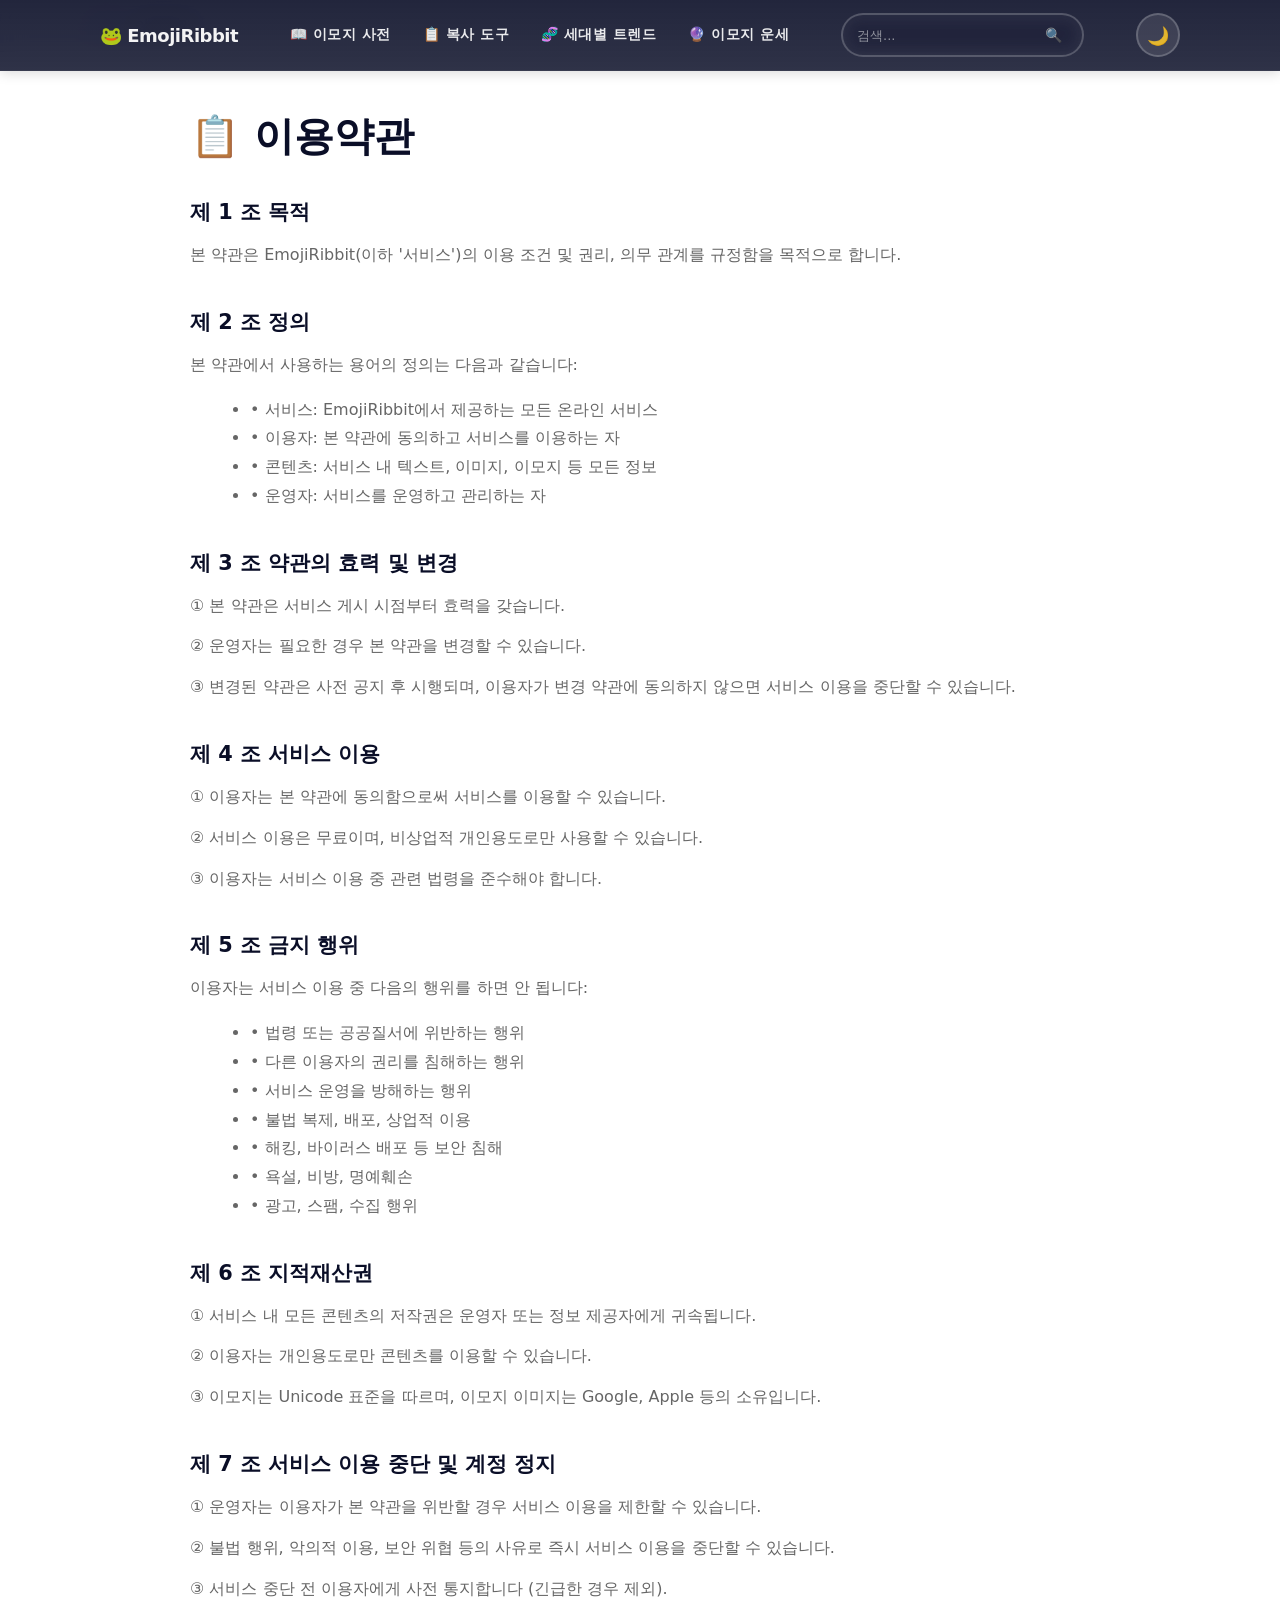
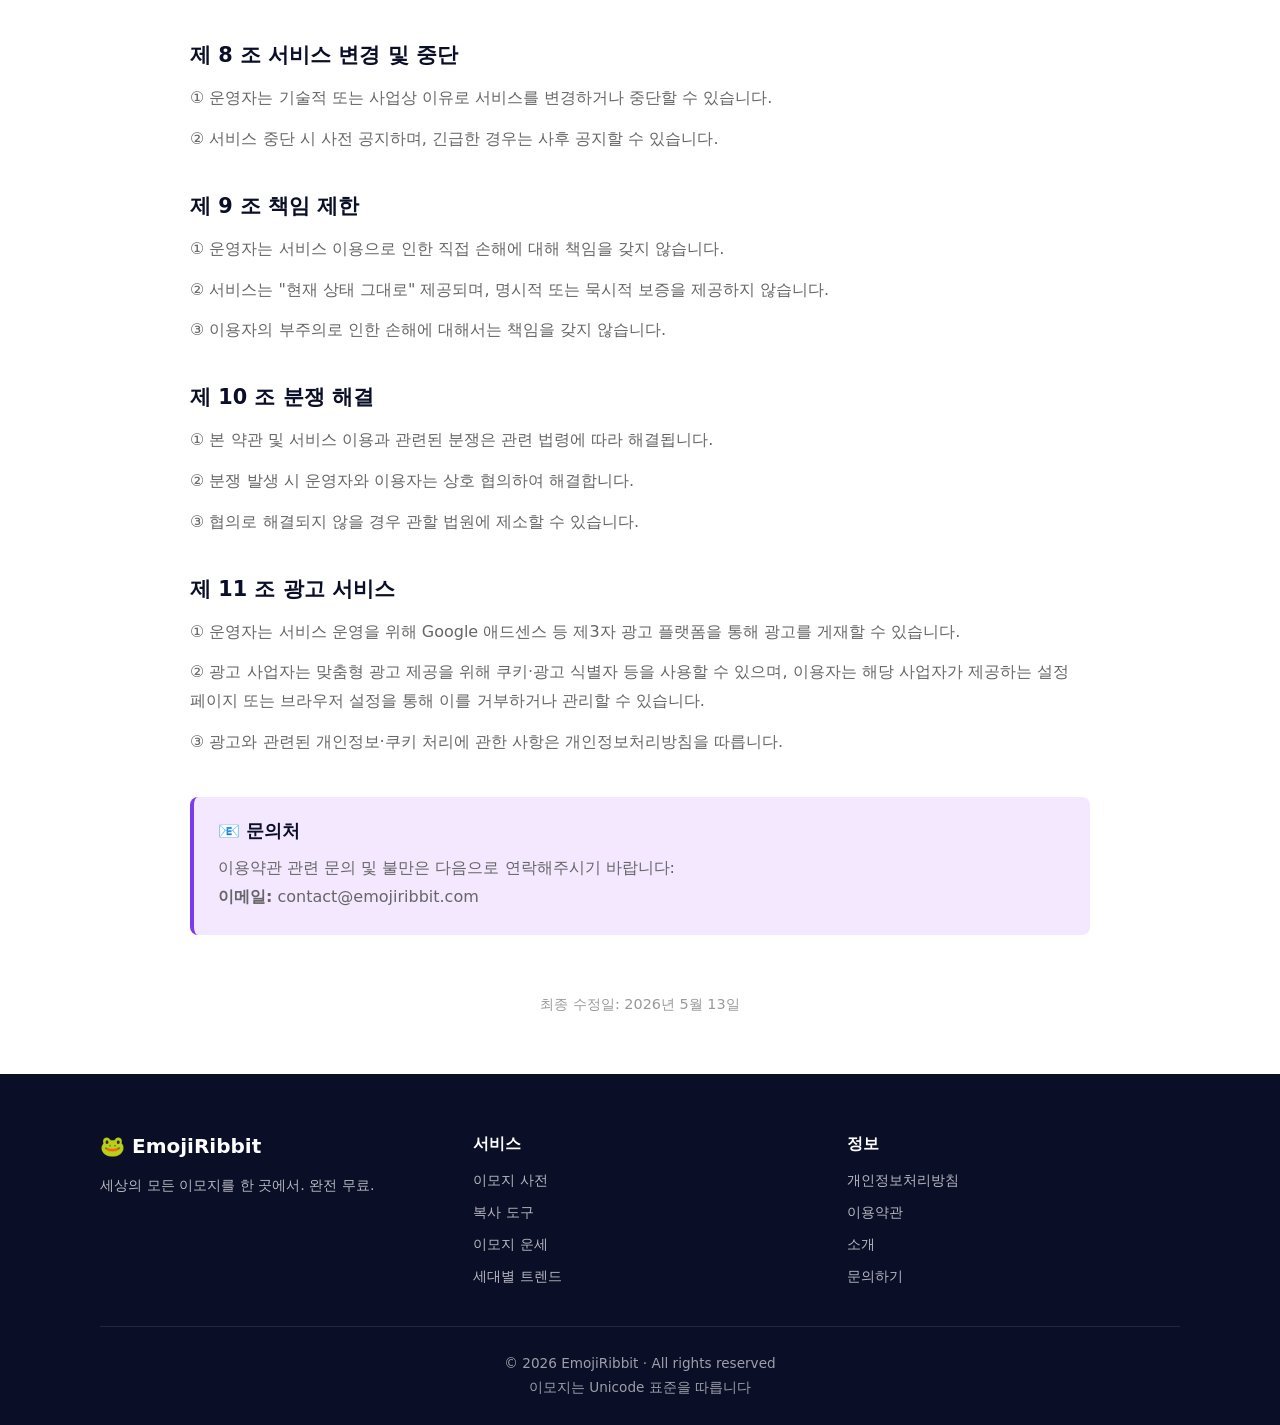
<file: ad-site-main/terms.html>
<!DOCTYPE html>
<html lang="ko">
  <head>
    <meta charset="UTF-8" />
    <meta name="viewport" content="width=device-width, initial-scale=1.0" />
    <title>이용약관 - EmojiRibbit</title>
    <meta name="description" content="EmojiRibbit 이용약관" />
    <link rel="canonical" href="https://emojiribbit.com/terms.html" />

    <!-- Favicon -->
    <link rel="icon" type="image/x-icon" href="assets/images/icon/favicon.ico" />
    <link rel="icon" type="image/png" href="assets/images/icon/favicon.png" />

    <link rel="stylesheet" href="https://cdnjs.cloudflare.com/ajax/libs/animate.css/4.1.1/animate.min.css" />
    <link rel="stylesheet" href="https://unpkg.com/aos@2.3.1/dist/aos.css" />
    <link rel="stylesheet" href="assets/css/commons.css" />
    <link rel="stylesheet" href="assets/css/style.css" />
    <link rel="stylesheet" href="assets/css/subpage.css" />
    <script async src="https://pagead2.googlesyndication.com/pagead/js/adsbygoogle.js?client=ca-pub-8983618705981128"
     crossorigin="anonymous"></script>
  </head>

  <body>
    <!-- Header -->
    <header class="site-header">
      <div class="container">
        <div class="site-header__inner">
          <a href="index.html" class="site-logo">🐸 EmojiRibbit</a>
          <nav class="site-nav">
            <a href="dictionary.html" class="site-nav__link">📖 이모지 사전</a>
            <a href="copy-tool.html" class="site-nav__link">📋 복사 도구</a>
            <a href="trends.html" class="site-nav__link">🧬 세대별 트렌드</a>
            <a href="fortune.html" class="site-nav__link">🔮 이모지 운세</a>
          </nav>
          <div class="search-wrapper">
            <input type="search" class="search-input" placeholder="검색..." />
            <button class="search-btn">🔍</button>
          </div>
          <button class="theme-toggle" data-theme-toggle>
            <span class="theme-icon">🌙</span>
          </button>
          <button class="nav-toggle" data-nav-toggle>
            <span class="nav-toggle__line"></span>
            <span class="nav-toggle__line"></span>
            <span class="nav-toggle__line"></span>
          </button>
        </div>
      </div>
    </header>

    <!-- Breadcrumb -->
    <section class="breadcrumb-section">
      <div class="container">
        <div class="breadcrumb">
          <a href="index.html" class="breadcrumb__link">홈</a>
          <span class="breadcrumb__separator">/</span>
          <span class="breadcrumb__current">이용약관</span>
        </div>
      </div>
    </section>

    <!-- Main Content -->
    <main class="container" style="padding:60px 20px;">
      <div style="max-width:900px; margin:0 auto;">
        
        <h1 style="font-size:2.5rem; font-weight:800; color:#0a0e27; margin-bottom:40px;">
          📋 이용약관
        </h1>

        <div style="color:#666; line-height:1.8; font-size:1rem;">

          <!-- Article 1 -->
          <div style="margin-bottom:40px;">
            <h2 style="font-size:1.3rem; font-weight:700; color:#0a0e27; margin-bottom:16px;">
              제 1 조 목적
            </h2>
            <p>
              본 약관은 EmojiRibbit(이하 '서비스')의 이용 조건 및 권리, 의무 관계를 규정함을 목적으로 합니다.
            </p>
          </div>

          <!-- Article 2 -->
          <div style="margin-bottom:40px;">
            <h2 style="font-size:1.3rem; font-weight:700; color:#0a0e27; margin-bottom:16px;">
              제 2 조 정의
            </h2>
            <p style="margin-bottom:12px;">
              본 약관에서 사용하는 용어의 정의는 다음과 같습니다:
            </p>
            <ul style="margin-left:20px;">
              <li>• 서비스: EmojiRibbit에서 제공하는 모든 온라인 서비스</li>
              <li>• 이용자: 본 약관에 동의하고 서비스를 이용하는 자</li>
              <li>• 콘텐츠: 서비스 내 텍스트, 이미지, 이모지 등 모든 정보</li>
              <li>• 운영자: 서비스를 운영하고 관리하는 자</li>
            </ul>
          </div>

          <!-- Article 3 -->
          <div style="margin-bottom:40px;">
            <h2 style="font-size:1.3rem; font-weight:700; color:#0a0e27; margin-bottom:16px;">
              제 3 조 약관의 효력 및 변경
            </h2>
            <p style="margin-bottom:12px;">
              ① 본 약관은 서비스 게시 시점부터 효력을 갖습니다.
            </p>
            <p style="margin-bottom:12px;">
              ② 운영자는 필요한 경우 본 약관을 변경할 수 있습니다.
            </p>
            <p>
              ③ 변경된 약관은 사전 공지 후 시행되며, 이용자가 변경 약관에 동의하지 않으면 
              서비스 이용을 중단할 수 있습니다.
            </p>
          </div>

          <!-- Article 4 -->
          <div style="margin-bottom:40px;">
            <h2 style="font-size:1.3rem; font-weight:700; color:#0a0e27; margin-bottom:16px;">
              제 4 조 서비스 이용
            </h2>
            <p style="margin-bottom:12px;">
              ① 이용자는 본 약관에 동의함으로써 서비스를 이용할 수 있습니다.
            </p>
            <p style="margin-bottom:12px;">
              ② 서비스 이용은 무료이며, 비상업적 개인용도로만 사용할 수 있습니다.
            </p>
            <p>
              ③ 이용자는 서비스 이용 중 관련 법령을 준수해야 합니다.
            </p>
          </div>

          <!-- Article 5 -->
          <div style="margin-bottom:40px;">
            <h2 style="font-size:1.3rem; font-weight:700; color:#0a0e27; margin-bottom:16px;">
              제 5 조 금지 행위
            </h2>
            <p style="margin-bottom:12px;">
              이용자는 서비스 이용 중 다음의 행위를 하면 안 됩니다:
            </p>
            <ul style="margin-left:20px;">
              <li>• 법령 또는 공공질서에 위반하는 행위</li>
              <li>• 다른 이용자의 권리를 침해하는 행위</li>
              <li>• 서비스 운영을 방해하는 행위</li>
              <li>• 불법 복제, 배포, 상업적 이용</li>
              <li>• 해킹, 바이러스 배포 등 보안 침해</li>
              <li>• 욕설, 비방, 명예훼손</li>
              <li>• 광고, 스팸, 수집 행위</li>
            </ul>
          </div>

          <!-- Article 6 -->
          <div style="margin-bottom:40px;">
            <h2 style="font-size:1.3rem; font-weight:700; color:#0a0e27; margin-bottom:16px;">
              제 6 조 지적재산권
            </h2>
            <p style="margin-bottom:12px;">
              ① 서비스 내 모든 콘텐츠의 저작권은 운영자 또는 정보 제공자에게 귀속됩니다.
            </p>
            <p style="margin-bottom:12px;">
              ② 이용자는 개인용도로만 콘텐츠를 이용할 수 있습니다.
            </p>
            <p>
              ③ 이모지는 Unicode 표준을 따르며, 이모지 이미지는 Google, Apple 등의 소유입니다.
            </p>
          </div>

          <!-- Article 7 -->
          <div style="margin-bottom:40px;">
            <h2 style="font-size:1.3rem; font-weight:700; color:#0a0e27; margin-bottom:16px;">
              제 7 조 서비스 이용 중단 및 계정 정지
            </h2>
            <p style="margin-bottom:12px;">
              ① 운영자는 이용자가 본 약관을 위반할 경우 서비스 이용을 제한할 수 있습니다.
            </p>
            <p style="margin-bottom:12px;">
              ② 불법 행위, 악의적 이용, 보안 위협 등의 사유로 즉시 서비스 이용을 중단할 수 있습니다.
            </p>
            <p>
              ③ 서비스 중단 전 이용자에게 사전 통지합니다 (긴급한 경우 제외).
            </p>
          </div>

          <!-- Article 8 -->
          <div style="margin-bottom:40px;">
            <h2 style="font-size:1.3rem; font-weight:700; color:#0a0e27; margin-bottom:16px;">
              제 8 조 서비스 변경 및 중단
            </h2>
            <p style="margin-bottom:12px;">
              ① 운영자는 기술적 또는 사업상 이유로 서비스를 변경하거나 중단할 수 있습니다.
            </p>
            <p>
              ② 서비스 중단 시 사전 공지하며, 긴급한 경우는 사후 공지할 수 있습니다.
            </p>
          </div>

          <!-- Article 9 -->
          <div style="margin-bottom:40px;">
            <h2 style="font-size:1.3rem; font-weight:700; color:#0a0e27; margin-bottom:16px;">
              제 9 조 책임 제한
            </h2>
            <p style="margin-bottom:12px;">
              ① 운영자는 서비스 이용으로 인한 직접 손해에 대해 책임을 갖지 않습니다.
            </p>
            <p style="margin-bottom:12px;">
              ② 서비스는 "현재 상태 그대로" 제공되며, 명시적 또는 묵시적 보증을 제공하지 않습니다.
            </p>
            <p>
              ③ 이용자의 부주의로 인한 손해에 대해서는 책임을 갖지 않습니다.
            </p>
          </div>

          <!-- Article 10 -->
          <div style="margin-bottom:40px;">
            <h2 style="font-size:1.3rem; font-weight:700; color:#0a0e27; margin-bottom:16px;">
              제 10 조 분쟁 해결
            </h2>
            <p style="margin-bottom:12px;">
              ① 본 약관 및 서비스 이용과 관련된 분쟁은 관련 법령에 따라 해결됩니다.
            </p>
            <p style="margin-bottom:12px;">
              ② 분쟁 발생 시 운영자와 이용자는 상호 협의하여 해결합니다.
            </p>
            <p>
              ③ 협의로 해결되지 않을 경우 관할 법원에 제소할 수 있습니다.
            </p>
          </div>

          <!-- Article 11 -->
          <div style="margin-bottom:40px;">
            <h2 style="font-size:1.3rem; font-weight:700; color:#0a0e27; margin-bottom:16px;">
              제 11 조 광고 서비스
            </h2>
            <p style="margin-bottom:12px;">
              ① 운영자는 서비스 운영을 위해 Google 애드센스 등 제3자 광고 플랫폼을 통해 광고를 게재할 수 있습니다.
            </p>
            <p style="margin-bottom:12px;">
              ② 광고 사업자는 맞춤형 광고 제공을 위해 쿠키·광고 식별자 등을 사용할 수 있으며, 이용자는 해당 사업자가 제공하는 설정 페이지 또는 브라우저 설정을 통해 이를 거부하거나 관리할 수 있습니다.
            </p>
            <p style="margin-bottom:12px;">
              ③ 광고와 관련된 개인정보·쿠키 처리에 관한 사항은 <a href="privacy.html">개인정보처리방침</a>을 따릅니다.
            </p>
          </div>

          <!-- Contact -->
          <div style="padding:24px; background:#f3e8ff; border-radius:8px; border-left:4px solid #7c3aed;">
            <h2 style="font-size:1.1rem; font-weight:700; color:#0a0e27; margin-bottom:12px;">
              📧 문의처
            </h2>
            <p style="margin:0;">
              이용약관 관련 문의 및 불만은 다음으로 연락해주시기 바랍니다:<br>
              <strong>이메일:</strong> contact@emojiribbit.com
            </p>
          </div>

        </div>

        <p style="text-align:center; color:#999; margin-top:60px; font-size:0.9rem;">
          최종 수정일: 2026년 5월 13일
        </p>

      </div>
    </main>

    <!-- Footer -->
    <footer class="site-footer">
      <div class="container">
        <div class="site-footer__content">
          <div class="site-footer__section">
            <div class="site-footer__logo">🐸 EmojiRibbit</div>
            <p class="site-footer__description">세상의 모든 이모지를 한 곳에서. 완전 무료.</p>
          </div>
          <div class="site-footer__section">
            <h3 class="site-footer__heading">서비스</h3>
            <ul class="site-footer__list">
              <li><a href="dictionary.html">이모지 사전</a></li>
              <li><a href="copy-tool.html">복사 도구</a></li>
              <li><a href="fortune.html">이모지 운세</a></li>
              <li><a href="trends.html">세대별 트렌드</a></li>
            </ul>
          </div>
          <div class="site-footer__section">
            <h3 class="site-footer__heading">정보</h3>
            <ul class="site-footer__list">
              <li><a href="privacy.html">개인정보처리방침</a></li>
              <li><a href="terms.html">이용약관</a></li>
              <li><a href="about.html">소개</a></li>
              <li><a href="contact.html">문의하기</a></li>
            </ul>
          </div>
        </div>
        <div class="site-footer__bottom">
          <p>&copy; 2026 EmojiRibbit · All rights reserved</p>
          <p>이모지는 Unicode 표준을 따릅니다</p>
        </div>
      </div>
    </footer>

    <!-- Scripts -->
    <script src="https://unpkg.com/aos@2.3.1/dist/aos.js"></script>
    <script src="assets/js/main.js"></script>
    <script src="assets/js/page-transition.js"></script>
  </body>
</html>
</file>
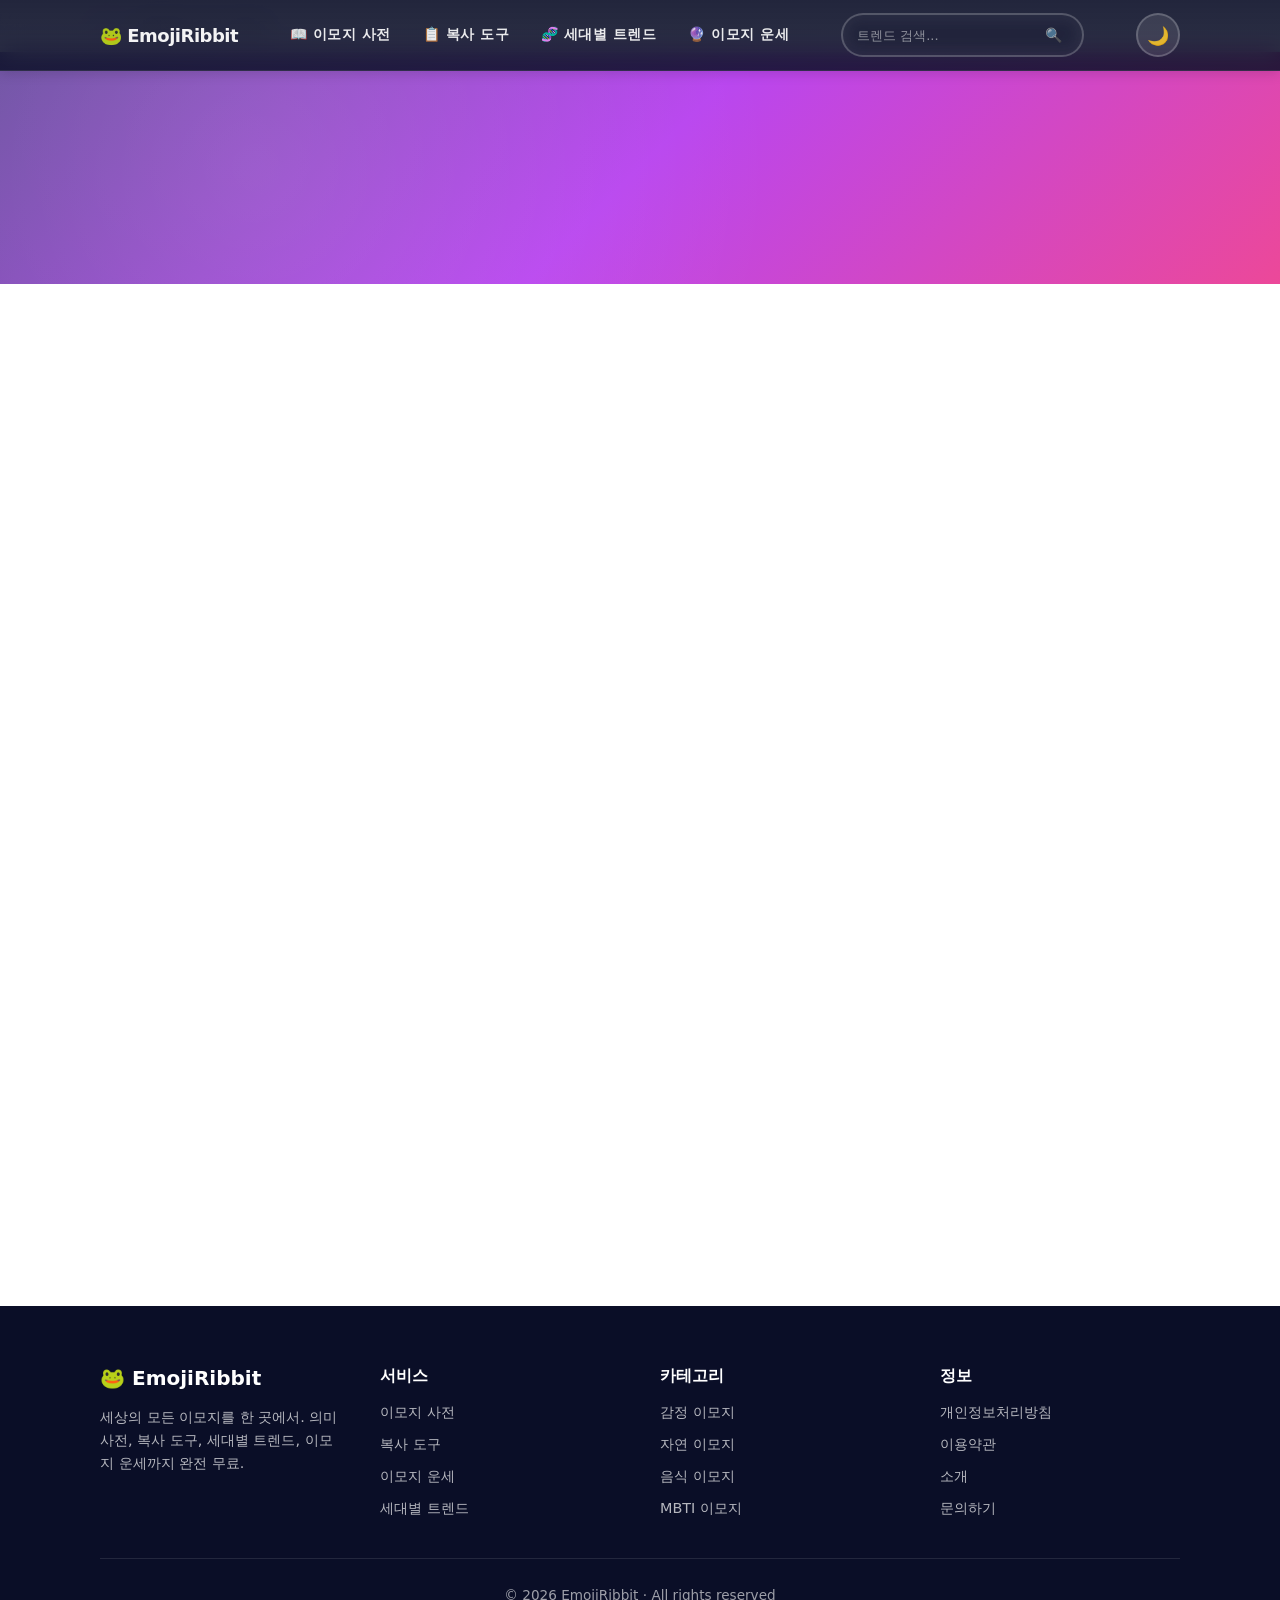
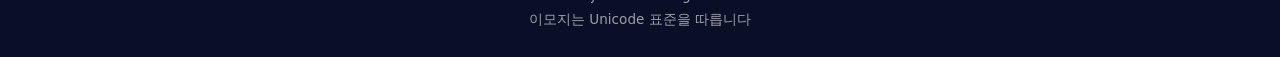
<file: ad-site-main/trends.html>
<!DOCTYPE html>
<html lang="ko">
  <head>
    <meta charset="UTF-8" />
    <meta name="viewport" content="width=device-width, initial-scale=1.0" />
    <title>세대별 이모지 트렌드 - EmojiRibbit</title>
    <meta
      name="description"
      content="알파, Z, 밀레니얼, X세대가 가장 많이 쓰는 이모지 TOP 30"
    />

    <!-- Favicon -->
    <link rel="icon" type="image/x-icon" href="assets/images/icon/favicon.ico" />
    <link rel="icon" type="image/png" href="assets/images/icon/favicon.png" />

    <!-- Stylesheets -->
    <link rel="stylesheet" href="https://cdnjs.cloudflare.com/ajax/libs/animate.css/4.1.1/animate.min.css" />
    <link rel="stylesheet" href="https://unpkg.com/aos@2.3.1/dist/aos.css" />
    <link rel="stylesheet" href="assets/css/commons.css" />
    <link rel="stylesheet" href="assets/css/style.css" />
    <link rel="stylesheet" href="assets/css/subpage.css" />
    <script async src="https://pagead2.googlesyndication.com/pagead/js/adsbygoogle.js?client=ca-pub-8983618705981128"
     crossorigin="anonymous"></script>
  </head>

  <body>
    <!-- Header / Navigation -->
    <header class="site-header">
      <div class="container">
        <div class="site-header__inner">
          <!-- Logo -->
          <a href="index.html" class="site-logo" aria-label="EmojiRibbit 홈">
            🐸 EmojiRibbit
          </a>

          <!-- Desktop Navigation -->
          <nav class="site-nav" data-nav role="navigation" aria-label="메인 메뉴">
            <a href="dictionary.html" class="site-nav__link" aria-label="이모지 사전">
              📖 이모지 사전
            </a>
            <a href="copy-tool.html" class="site-nav__link" aria-label="복사 도구">
              📋 복사 도구
            </a>
            <a href="trends.html" class="site-nav__link active" aria-label="세대별 트렌드">
              🧬 세대별 트렌드
            </a>
            <a href="fortune.html" class="site-nav__link" aria-label="이모지 운세">
              🔮 이모지 운세
            </a>
          </nav>

          <!-- Search Bar (Desktop) -->
          <div class="search-wrapper" role="search">
            <input
              type="search"
              class="search-input"
              placeholder="트렌드 검색..."
              aria-label="트렌드 검색"
            />
            <button class="search-btn" aria-label="검색 버튼">🔍</button>
          </div>

          <!-- Dark Mode Toggle -->
          <button
            class="theme-toggle"
            data-theme-toggle
            aria-label="다크 모드 전환"
            aria-pressed="false"
          >
            <span class="theme-icon">🌙</span>
          </button>

          <!-- Mobile Menu Toggle -->
          <button
            class="nav-toggle"
            data-nav-toggle
            aria-expanded="false"
            aria-label="메뉴 열기"
          >
            <span class="nav-toggle__line"></span>
            <span class="nav-toggle__line"></span>
            <span class="nav-toggle__line"></span>
          </button>
        </div>
      </div>
    </header>

    <!-- Breadcrumb -->
    <section class="breadcrumb-section">
      <div class="container">
        <div class="breadcrumb">
          <a href="index.html" class="breadcrumb__link">홈</a>
          <span class="breadcrumb__separator">/</span>
          <span class="breadcrumb__current">세대별 이모지 트렌드</span>
        </div>
      </div>
    </section>

    <!-- Page Hero Section -->
    <section class="page-hero trends-hero">
      <div class="page-hero__content" data-aos="fade-up">
        <h1 class="page-hero__title">🧬 세대별 이모지 트렌드</h1>
        <p class="page-hero__subtitle">
          알파·Z·밀레니얼·X세대가 가장 많이 쓰는 이모지 TOP 30. 세대를 이해하는 가장 재미있는 방법.
        </p>
      </div>
    </section>

    <!-- Trends Content -->
    <section class="trends-section">
      <div class="container">
        <!-- Generation Tabs -->
        <div class="gen-tabs" data-aos="fade-up">
          <button class="gen-tab active" data-gen="alpha">
            <span class="gen-tab__label">알파세대</span>
            <span class="gen-tab__year">(2010~)</span>
          </button>
          <button class="gen-tab" data-gen="z">
            <span class="gen-tab__label">Z세대</span>
            <span class="gen-tab__year">(1997~2009)</span>
          </button>
          <button class="gen-tab" data-gen="millennial">
            <span class="gen-tab__label">밀레니얼</span>
            <span class="gen-tab__year">(1981~1996)</span>
          </button>
          <button class="gen-tab" data-gen="x">
            <span class="gen-tab__label">X세대</span>
            <span class="gen-tab__year">(1965~1980)</span>
          </button>
        </div>

        <!-- Trends List -->
        <div class="trends-grid" data-aos="fade-up" data-aos-delay="100">
          <!-- Alpha Generation Trends -->
          <div class="trend-item" data-aos="zoom-in">
            <span class="trend-rank">1</span>
            <span class="trend-emoji">🧿</span>
            <div class="trend-info">
              <h4 class="trend-name">나쁜 눈 보호</h4>
              <p class="trend-usage">최신 유행의 상징</p>
            </div>
            <span class="trend-count">92%</span>
          </div>

          <div class="trend-item" data-aos="zoom-in" data-aos-delay="50">
            <span class="trend-rank">2</span>
            <span class="trend-emoji">💜</span>
            <div class="trend-info">
              <h4 class="trend-name">보라색 하트</h4>
              <p class="trend-usage">개성 표현</p>
            </div>
            <span class="trend-count">88%</span>
          </div>

          <div class="trend-item" data-aos="zoom-in" data-aos-delay="100">
            <span class="trend-rank">3</span>
            <span class="trend-emoji">🎧</span>
            <div class="trend-info">
              <h4 class="trend-name">헤드폰</h4>
              <p class="trend-usage">음악 문화</p>
            </div>
            <span class="trend-count">85%</span>
          </div>

          <div class="trend-item" data-aos="zoom-in" data-aos-delay="150">
            <span class="trend-rank">4</span>
            <span class="trend-emoji">📱</span>
            <div class="trend-info">
              <h4 class="trend-name">스마트폰</h4>
              <p class="trend-usage">디지털 네이티브</p>
            </div>
            <span class="trend-count">82%</span>
          </div>

          <div class="trend-item" data-aos="zoom-in" data-aos-delay="200">
            <span class="trend-rank">5</span>
            <span class="trend-emoji">🌈</span>
            <div class="trend-info">
              <h4 class="trend-name">무지개</h4>
              <p class="trend-usage">다양성 표현</p>
            </div>
            <span class="trend-count">80%</span>
          </div>

          <div class="trend-item" data-aos="zoom-in" data-aos-delay="250">
            <span class="trend-rank">6</span>
            <span class="trend-emoji">✨</span>
            <div class="trend-info">
              <h4 class="trend-name">반짝임</h4>
              <p class="trend-usage">아름다움 표현</p>
            </div>
            <span class="trend-count">78%</span>
          </div>
        </div>

        <!-- Generation Info Cards -->
        <div class="gen-info-section" data-aos="fade-up" data-aos-delay="200">
          <h2 class="gen-info-title">세대별 특징</h2>
          
          <div class="gen-info-grid">
            <div class="gen-info-card" data-aos="fade-up">
              <h3 class="gen-info-card__gen">🧿 알파세대 (2010~)</h3>
              <p class="gen-info-card__desc">
                완벽하게 디지털 환경에서 태어난 세대. 트렌드에 민감하고 최신 유행 이모지를 빠르게 채택합니다. 개성 표현에 중점을 두며, 다채로운 컬러의 이모지를 선호합니다.
              </p>
              <div class="gen-info-card__emojis">🧿 💜 🎧 📱 🌈</div>
            </div>

            <div class="gen-info-card" data-aos="fade-up" data-aos-delay="100">
              <h3 class="gen-info-card__gen">💀 Z세대 (1997~2009)</h3>
              <p class="gen-info-card__desc">
                SNS와 함께 성장한 세대. 유머감각이 뛰어나고 자조적 표현을 좋아합니다. 밈 문화에 익숙하며, 기발한 조합의 이모지를 많이 사용합니다.
              </p>
              <div class="gen-info-card__emojis">💀 🍃 👽 🌶️ 💅</div>
            </div>

            <div class="gen-info-card" data-aos="fade-up" data-aos-delay="200">
              <h3 class="gen-info-card__gen">😂 밀레니얼 (1981~1996)</h3>
              <p class="gen-info-card__desc">
                아날로그와 디지털의 전환기를 경험한 세대. 감정 표현을 솔직하게 하며, 기본이 되는 감정 이모지를 많이 사용합니다. 따뜻하고 긍정적인 감정을 좋아합니다.
              </p>
              <div class="gen-info-card__emojis">😂 ❤️ 🙏 ✨ 💕</div>
            </div>

            <div class="gen-info-card" data-aos="fade-up" data-aos-delay="300">
              <h3 class="gen-info-card__gen">😊 X세대 (1965~1980)</h3>
              <p class="gen-info-card__desc">
                이모지에 천천히 적응한 세대. 친근하고 명확한 이모지를 선호하며, 실질적인 의미가 있는 것들을 주로 사용합니다. 정중하고 전문적인 표현을 좋아합니다.
              </p>
              <div class="gen-info-card__emojis">😊 👌 💼 📞 👍</div>
            </div>
          </div>
        </div>
      </div>
    </section>

    <!-- Footer -->
    <footer class="site-footer">
      <div class="container">
        <div class="site-footer__content">
          <div class="site-footer__section">
            <div class="site-footer__logo">🐸 EmojiRibbit</div>
            <p class="site-footer__description">
              세상의 모든 이모지를 한 곳에서. 의미 사전, 복사 도구, 세대별 트렌드, 이모지 운세까지 완전 무료.
            </p>
          </div>

          <div class="site-footer__section">
            <h3 class="site-footer__heading">서비스</h3>
            <ul class="site-footer__list">
              <li><a href="dictionary.html">이모지 사전</a></li>
              <li><a href="copy-tool.html">복사 도구</a></li>
              <li><a href="fortune.html">이모지 운세</a></li>
              <li><a href="trends.html">세대별 트렌드</a></li>
            </ul>
          </div>

          <div class="site-footer__section">
            <h3 class="site-footer__heading">카테고리</h3>
            <ul class="site-footer__list">
              <li><a href="copy-tool.html">감정 이모지</a></li>
              <li><a href="copy-tool.html">자연 이모지</a></li>
              <li><a href="copy-tool.html">음식 이모지</a></li>
              <li><a href="mbti-emoji.html">MBTI 이모지</a></li>
            </ul>
          </div>

          <div class="site-footer__section">
            <h3 class="site-footer__heading">정보</h3>
            <ul class="site-footer__list">
              <li><a href="privacy.html">개인정보처리방침</a></li>
              <li><a href="terms.html">이용약관</a></li>
              <li><a href="about.html">소개</a></li>
              <li><a href="contact.html">문의하기</a></li>
            </ul>
          </div>
        </div>

        <div class="site-footer__bottom">
          <p>&copy; 2026 EmojiRibbit · All rights reserved</p>
          <p>이모지는 Unicode 표준을 따릅니다</p>
        </div>
      </div>
    </footer>

    <!-- Scripts -->
    <script src="https://unpkg.com/aos@2.3.1/dist/aos.js"></script>
    <script src="assets/js/main.js"></script>
    <script src="assets/js/page-transition.js"></script>
    <script src="assets/js/pages/trends.js"></script>
  </body>
</html>
</file>
<file: ad-site-main/assets/css/style.css>
/* style.css
  - 페이지/섹션별 디자인 구현 전용
  - commons.css의 토큰/유틸을 가져다 실제 UI를 여기서 구성합니다.
*/

/* ========== Hero: Rich Multi-Color Gradient Background ========== */

/* Main Hero Container */
.hero {
  position: relative;
  width: 100vw;
  height: 100vh;
  overflow: hidden;
  display: grid;
  place-items: center;
  isolation: isolate;
  background: #0a0e27;
}

/* Multi-Layer Gradient Overlay for Rich Color Depth */
.hero__overlay {
  position: absolute;
  inset: 0;
  z-index: 1;
  background:
    /* Base linear gradient: left to right with purple, blue, pink, orange */
    linear-gradient(
      135deg,
      #2d1b5e 0%,
      #3d2878 15%,
      #2c5282 25%,
      #6b4fa1 35%,
      #b946ef 50%,
      #ec4899 65%,
      #f97316 80%,
      #ea580c 100%
    );
  
  /* Radial gradient: top-left blue/purple glow */
  background-blend-mode: multiply;
}

.hero__overlay::before {
  content: "";
  position: absolute;
  inset: 0;
  background: radial-gradient(
    circle 600px at 20% 30%,
    rgba(59, 130, 246, 0.4) 0%,
    rgba(99, 102, 241, 0.2) 30%,
    transparent 70%
  );
  pointer-events: none;
  z-index: 2;
}

.hero__overlay::after {
  content: "";
  position: absolute;
  inset: 0;
  background:
    /* Bottom-right orange/red glow */
    radial-gradient(
      circle 800px at 85% 90%,
      rgba(249, 115, 22, 0.5) 0%,
      rgba(234, 88, 12, 0.3) 30%,
      transparent 60%
    ),
    /* Left-bottom cyan glow */
    radial-gradient(
      circle 400px at 15% 75%,
      rgba(34, 211, 238, 0.3) 0%,
      transparent 50%
    ),
    /* Center-top pink glow */
    radial-gradient(
      circle 500px at 50% 20%,
      rgba(236, 72, 153, 0.3) 0%,
      transparent 50%
    );
  pointer-events: none;
  z-index: 1;
}

/* Soft glow animation */
@keyframes glowPulse {
  0%, 100% {
    opacity: 0.95;
  }
  50% {
    opacity: 1;
  }
}

.hero__overlay {
  animation: glowPulse 8s ease-in-out infinite;
}

/* ========== Character Images Positioning ========== */
.hero__character {
  position: absolute;
  z-index: 2;
  max-width: none;
}

/* Left bottom character - hero-bg1 */
.hero__character--left {
  width: clamp(280px, 35vw, 500px);
  height: auto;
  bottom: -80px;
  left: -120px;
  animation: floatLeft 6s ease-in-out infinite;
  filter: drop-shadow(0 10px 30px rgba(0, 0, 0, 0.3));
}

@keyframes floatLeft {
  0%, 100% {
    transform: translateY(0) rotate(-5deg);
  }
  50% {
    transform: translateY(-30px) rotate(-5deg);
  }
}

/* Right top character - hero-bg2 */
.hero__character--right {
  width: clamp(200px, 28vw, 420px);
  height: auto;
  top: -80px;
  right: -100px;
  animation: floatRight 7s ease-in-out infinite;
  filter: drop-shadow(0 10px 30px rgba(0, 0, 0, 0.3));
}

@keyframes floatRight {
  0%, 100% {
    transform: translateY(0) rotate(8deg);
  }
  50% {
    transform: translateY(30px) rotate(8deg);
  }
}

/* ========== Decorative Elements ========== */
.hero__decorations {
  position: absolute;
  inset: 0;
  z-index: 2;
  pointer-events: none;
}

/* Base decoration style */
.hero__decoration {
  position: absolute;
  font-size: 24px;
  filter: drop-shadow(0 4px 8px rgba(0, 0, 0, 0.2));
}

/* Emoji decorations */
.hero__decoration--emoji {
  font-size: clamp(20px, 4vw, 48px);
  opacity: 0.85;
  animation: floatEmoji 5s ease-in-out infinite;
}

.left-emoji {
  left: 8%;
  top: 45%;
  animation-delay: 0s;
}

.right-emoji {
  right: 5%;
  top: 55%;
  animation-delay: 1s;
  font-size: clamp(28px, 5vw, 56px);
}

@keyframes floatEmoji {
  0%, 100% {
    transform: translateY(0) rotate(0deg);
    opacity: 0.85;
  }
  50% {
    transform: translateY(-12px) rotate(5deg);
    opacity: 1;
  }
}

/* Sparkle decorations */
.hero__decoration--sparkle {
  font-size: clamp(18px, 3vw, 36px);
  animation: sparkleFloat 4s ease-in-out infinite;
  opacity: 0.8;
}

.top-left-sparkle {
  left: 10%;
  top: 15%;
  animation-delay: 0.5s;
}

@keyframes sparkleFloat {
  0%, 100% {
    transform: translateY(0) scale(1);
    opacity: 0.8;
  }
  50% {
    transform: translateY(-8px) scale(1.2);
    opacity: 1;
  }
}

/* Star/Cube decorations */
.hero__decoration--star,
.hero__decoration--cube {
  font-size: clamp(16px, 2.5vw, 32px);
  animation: twinkleStar 3s ease-in-out infinite;
}

.right-bottom-star {
  right: 8%;
  bottom: 20%;
  animation-delay: 0.3s;
}

.top-center-cube {
  left: 50%;
  top: 10%;
  transform: translateX(-50%);
  animation-delay: 1s;
}

@keyframes twinkleStar {
  0%, 100% {
    opacity: 0.7;
    transform: rotate(0deg) scale(1);
  }
  50% {
    opacity: 1;
    transform: rotate(180deg) scale(1.1);
  }
}

/* ========== Heart Balloons ========== */
.hero__heart-balloon {
  position: absolute;
  width: clamp(40px, 8vw, 80px);
  height: clamp(40px, 8vw, 80px);
  border-radius: 50%;
  background: linear-gradient(135deg, rgba(168, 85, 247, 0.9), rgba(139, 92, 246, 0.85));
  box-shadow: 
    inset 0 -5px 15px rgba(0, 0, 0, 0.2),
    0 8px 20px rgba(168, 85, 247, 0.4),
    0 0 30px rgba(168, 85, 247, 0.3);
  display: flex;
  align-items: center;
  justify-content: center;
  font-size: clamp(20px, 4vw, 40px);
  animation: floatBalloon 4s ease-in-out infinite;
  z-index: 3;
  pointer-events: none;
}

.heart-balloon__content {
  display: block;
  text-shadow: 0 2px 4px rgba(0, 0, 0, 0.2);
}

/* Heart balloon positions - Right Top */
.heart-balloon-1 {
  top: 15%;
  right: 12%;
  animation-delay: 0s;
}

.heart-balloon-2 {
  top: 22%;
  right: 5%;
  width: clamp(35px, 6vw, 65px);
  height: clamp(35px, 6vw, 65px);
  animation-delay: 0.5s;
}

.heart-balloon-3 {
  top: 12%;
  right: 22%;
  width: clamp(50px, 9vw, 90px);
  height: clamp(50px, 9vw, 90px);
  animation-delay: 1s;
}

/* Heart balloon positions - Right Middle */
.heart-balloon-4 {
  top: 55%;
  right: 8%;
  animation-delay: 0.3s;
}

.heart-balloon-5 {
  top: 65%;
  right: 16%;
  width: clamp(42px, 7vw, 75px);
  height: clamp(42px, 7vw, 75px);
  animation-delay: 0.8s;
}

.heart-balloon-6 {
  top: 48%;
  right: 22%;
  width: clamp(48px, 8vw, 85px);
  height: clamp(48px, 8vw, 85px);
  animation-delay: 1.3s;
}

@keyframes floatBalloon {
  0%, 100% {
    transform: translateY(0) rotate(0deg);
    opacity: 0.9;
  }
  50% {
    transform: translateY(-15px) rotate(-8deg);
    opacity: 1;
  }
}

/* ========== Glow Dots ========== */
.hero__glow-dot {
  position: absolute;
  border-radius: 50%;
  background: radial-gradient(circle, rgba(255, 255, 255, 0.8), rgba(255, 255, 255, 0.2));
  box-shadow: 0 0 20px rgba(255, 255, 255, 0.5);
  animation: glowBob 3s ease-in-out infinite;
}

.glow-dot-1 {
  width: 8px;
  height: 8px;
  left: 20%;
  top: 25%;
  animation-delay: 0s;
}

.glow-dot-2 {
  width: 6px;
  height: 6px;
  right: 15%;
  top: 35%;
  animation-delay: 0.7s;
}

.glow-dot-3 {
  width: 5px;
  height: 5px;
  left: 75%;
  bottom: 25%;
  animation-delay: 1.4s;
}

@keyframes glowBob {
  0%, 100% {
    transform: translateY(0);
    opacity: 0.6;
  }
  50% {
    transform: translateY(-8px);
    opacity: 1;
  }
}

/* Hero Content */
.hero__content {
  position: relative;
  z-index: 2;
  width: 100%;
  padding-top: 76px;
  display: grid;
  place-items: center;
  text-align: center;
}

.hero__content-inner {
  max-width: 900px;
  padding: 0 20px;
}

.hero__eyebrow {
  margin: 0 0 16px;
  font-size: 14px;
  letter-spacing: 0.1em;
  text-transform: uppercase;
  color: rgba(255, 255, 255, 0.95);
  font-weight: 700;
  text-shadow: 
    0 2px 8px rgba(0, 0, 0, 0.5),
    0 4px 12px rgba(0, 0, 0, 0.4);
}

.hero__title {
  margin: 0 0 20px 0;
  font-weight: 900;
  letter-spacing: -0.02em;
  line-height: 1.1;
  font-size: clamp(48px, 8vw, 80px);
  color: #ffffff;
  /* 강렬한 3D 텍스트 섀도우 */
  text-shadow: 
    0 2px 4px rgba(0, 0, 0, 0.5),
    0 4px 8px rgba(0, 0, 0, 0.6),
    0 8px 16px rgba(0, 0, 0, 0.7),
    0 12px 20px rgba(0, 0, 0, 0.6),
    0 -1px 0 rgba(0, 0, 0, 0.2);
  filter: drop-shadow(0 4px 12px rgba(0, 0, 0, 0.5));
  animation: titleGlow 4s ease-in-out infinite;
}

@keyframes titleGlow {
  0%, 100% {
    text-shadow: 
      0 2px 4px rgba(0, 0, 0, 0.5),
      0 4px 8px rgba(0, 0, 0, 0.6),
      0 8px 16px rgba(0, 0, 0, 0.7),
      0 12px 20px rgba(0, 0, 0, 0.6),
      0 -1px 0 rgba(0, 0, 0, 0.2);
  }
  50% {
    text-shadow: 
      0 2px 4px rgba(0, 0, 0, 0.5),
      0 4px 8px rgba(0, 0, 0, 0.6),
      0 8px 16px rgba(0, 0, 0, 0.7),
      0 12px 20px rgba(0, 0, 0, 0.8),
      0 -1px 0 rgba(0, 0, 0, 0.2);
  }
}

.hero__subtitle {
  margin: 0 auto 28px;
  max-width: 65ch;
  font-size: clamp(16px, 1.5vw, 20px);
  line-height: 1.6;
  color: rgba(255, 255, 255, 0.95);
  font-weight: 600;
  text-shadow: 
    0 2px 8px rgba(0, 0, 0, 0.5),
    0 4px 12px rgba(0, 0, 0, 0.4);
}

/* Meta Stats */
.hero__meta {
  margin: 0 0 32px 0;
  display: inline-flex;
  align-items: center;
  gap: 16px;
  padding: 12px 20px;
  border: 2px solid rgba(255, 255, 255, 0.25);
  border-radius: 50px;
  background: rgba(255, 255, 255, 0.08);
  backdrop-filter: blur(10px);
  -webkit-backdrop-filter: blur(10px);
  flex-wrap: wrap;
  justify-content: center;
}

.hero__meta-item {
  font-size: 12px;
  letter-spacing: 0.08em;
  text-transform: uppercase;
  color: rgba(255, 255, 255, 0.75);
  font-weight: 600;
}

.hero__meta-dot {
  width: 5px;
  height: 5px;
  border-radius: 50%;
  background: rgba(255, 255, 255, 0.35);
}

/* CTA Buttons */
.hero__buttons {
  display: flex;
  align-items: center;
  justify-content: center;
  gap: 24px;
  flex-wrap: wrap;
  margin-bottom: 60px;
}

.hero__buttons .btn {
  padding: 16px 40px;
  font-size: 16px;
  font-weight: 700;
  border-radius: 50px;
  border: none;
  cursor: pointer;
  transition: all 300ms cubic-bezier(0.2, 0.8, 0.2, 1);
  letter-spacing: 0.5px;
}

/* Primary Button - Strong Gradient */
.hero__buttons .btn--primary-gradient {
  background: linear-gradient(
    135deg,
    #667eea 0%,
    #764ba2 30%,
    #ec4899 70%,
    #f97316 100%
  );
  color: white;
  box-shadow: 
    0 8px 20px rgba(102, 126, 234, 0.4),
    0 4px 12px rgba(236, 72, 153, 0.3),
    inset 0 1px 0 rgba(255, 255, 255, 0.2);
  position: relative;
  overflow: hidden;
}

.hero__buttons .btn--primary-gradient::before {
  content: "";
  position: absolute;
  inset: 0;
  background: linear-gradient(
    135deg,
    rgba(255, 255, 255, 0.2) 0%,
    transparent 50%,
    rgba(0, 0, 0, 0.1) 100%
  );
  pointer-events: none;
}

.hero__buttons .btn--primary-gradient:hover {
  transform: translateY(-4px) scale(1.05);
  box-shadow: 
    0 12px 28px rgba(102, 126, 234, 0.6),
    0 6px 16px rgba(236, 72, 153, 0.4),
    inset 0 1px 0 rgba(255, 255, 255, 0.3);
}

.hero__buttons .btn--primary-gradient:active {
  transform: translateY(-2px) scale(1.02);
}

/* Secondary Button - Subtle Glow */
.hero__buttons .btn--secondary-glow {
  background: transparent;
  color: white;
  border: 2px solid rgba(255, 255, 255, 0.6);
  box-shadow: 0 0 20px rgba(255, 255, 255, 0.1);
  position: relative;
  overflow: hidden;
}

.hero__buttons .btn--secondary-glow::before {
  content: "";
  position: absolute;
  inset: 0;
  background: linear-gradient(
    135deg,
    rgba(255, 255, 255, 0.1) 0%,
    transparent 50%,
    rgba(0, 0, 0, 0.05) 100%
  );
  pointer-events: none;
}

.hero__buttons .btn--secondary-glow:hover {
  background: rgba(255, 255, 255, 0.12);
  border-color: white;
  transform: translateY(-4px) scale(1.05);
  box-shadow: 0 12px 28px rgba(255, 255, 255, 0.2);
}

.hero__buttons .btn--secondary-glow:active {
  transform: translateY(-2px) scale(1.02);
}

/* Keep old button classes for compatibility */

/* Scroll Indicator */
.hero__scroll {
  position: absolute;
  left: 50%;
  bottom: 24px;
  transform: translateX(-50%);
  z-index: 2;
  display: inline-flex;
  align-items: center;
  gap: 12px;
  padding: 10px 18px;
  border-radius: 50px;
  border: 2px solid rgba(255, 255, 255, 0.25);
  background: rgba(255, 255, 255, 0.08);
  backdrop-filter: blur(10px);
  -webkit-backdrop-filter: blur(10px);
  color: rgba(255, 255, 255, 0.75);
  animation: bounce 2s infinite;
}

.hero__scroll-label {
  font-size: 12px;
  letter-spacing: 0.1em;
  text-transform: uppercase;
  font-weight: 600;
}

.hero__scroll-line {
  width: 24px;
  height: 1px;
  background: rgba(255, 255, 255, 0.4);
  transform-origin: left center;
  animation: scrollLine 1.8s ease-in-out infinite;
}

@keyframes scrollLine {
  0%, 100% {
    transform: scaleX(0.6);
    opacity: 0.6;
  }
  50% {
    transform: scaleX(1);
    opacity: 1;
  }
}

@keyframes bounce {
  0%, 100% {
    transform: translateX(-50%) translateY(0);
  }
  50% {
    transform: translateX(-50%) translateY(8px);
  }
}

/* ========== Header / Navigation ========== */

.site-header {
  position: fixed;
  top: 0;
  left: 0;
  right: 0;
  z-index: 40;
  backdrop-filter: blur(12px);
  -webkit-backdrop-filter: blur(12px);
  background: linear-gradient(180deg, rgba(10, 14, 39, 0.9) 0%, rgba(10, 14, 39, 0.85) 100%);
  border-bottom: 1px solid rgba(255, 255, 255, 0.1);
  box-shadow: 0 2px 12px rgba(0, 0, 0, 0.15);
}

.site-header__inner {
  height: 70px;
  display: flex;
  align-items: center;
  justify-content: space-between;
  gap: 24px;
}

/* Logo */
.site-logo {
  font-size: 18px;
  font-weight: 800;
  letter-spacing: -0.5px;
  color: rgba(255, 255, 255, 0.95);
  padding: 10px 0;
  transition: all var(--transition-fast);
  display: flex;
  align-items: center;
  gap: 6px;
}

.site-logo:hover {
  transform: scale(1.05);
  color: white;
}

/* Navigation Menu */
.site-nav {
  display: flex;
  align-items: center;
  gap: 32px;
}

.site-nav-group {
  display: flex;
  align-items: center;
  gap: 12px;
  position: relative;
}

.site-nav__link {
  position: relative;
  font-size: 14px;
  font-weight: 600;
  letter-spacing: 0.5px;
  color: rgba(255, 255, 255, 0.9);
  padding: 10px 0;
  opacity: 1;
  transition: opacity var(--transition-fast), transform var(--transition-fast), color var(--transition-fast);
  cursor: pointer;
  white-space: nowrap;
  display: inline-block;
}

.site-nav__link--sub {
  font-size: 12px;
  opacity: 0.7;
  font-weight: 500;
  letter-spacing: 0px;
  padding-left: 8px;
}

.site-nav__link--sub:hover,
.site-nav__link--sub:focus-visible {
  opacity: 1;
}

.site-nav__link:hover,
.site-nav__link:focus-visible {
  opacity: 1;
  transform: translateY(-2px);
}

.site-nav__link::after {
  content: "";
  position: absolute;
  left: 0;
  right: 0;
  bottom: 0;
  height: 2px;
  background: linear-gradient(90deg, #667eea, #ec4899);
  transform: scaleX(0);
  transform-origin: left center;
  transition: transform var(--transition-fast);
}

.site-nav__link:hover::after,
.site-nav__link:focus-visible::after {
  transform: scaleX(1);
}

/* Search Bar */
.search-wrapper {
  display: flex;
  align-items: center;
  gap: 8px;
  padding: 8px 12px;
  border: 2px solid rgba(255, 255, 255, 0.2);
  border-radius: 50px;
  background: rgba(255, 255, 255, 0.08);
  backdrop-filter: blur(10px);
  -webkit-backdrop-filter: blur(10px);
  transition: all var(--transition-fast);
}

.search-wrapper:focus-within {
  background: rgba(255, 255, 255, 0.15);
  border-color: rgba(255, 255, 255, 0.35);
}

.search-input {
  flex: 1;
  background: transparent;
  border: none;
  color: rgba(255, 255, 255, 0.9);
  font-size: 13px;
  outline: none;
  min-width: 140px;
}

.search-input::placeholder {
  color: rgba(255, 255, 255, 0.5);
}

.search-btn {
  background: none;
  border: none;
  color: rgba(255, 255, 255, 0.75);
  font-size: 14px;
  cursor: pointer;
  padding: 4px 8px;
  transition: transform var(--transition-fast);
}

.search-btn:hover {
  transform: scale(1.15);
}

/* Theme Toggle */
.theme-toggle {
  background: rgba(255, 255, 255, 0.1);
  border: 2px solid rgba(255, 255, 255, 0.2);
  color: rgba(255, 255, 255, 0.85);
  width: 44px;
  height: 44px;
  border-radius: 50%;
  display: flex;
  align-items: center;
  justify-content: center;
  font-size: 18px;
  cursor: pointer;
  transition: all var(--transition-fast);
}

.theme-toggle:hover {
  background: rgba(255, 255, 255, 0.2);
  border-color: rgba(255, 255, 255, 0.4);
  transform: rotate(20deg);
}

.theme-icon {
  display: inline-block;
  transition: transform 600ms cubic-bezier(0.68, -0.55, 0.265, 1.55);
}

.theme-toggle:active .theme-icon {
  transform: rotate(360deg);
}

/* Mobile Menu Toggle */
.nav-toggle {
  display: none;
  border: 2px solid rgba(255, 255, 255, 0.2);
  background: rgba(255, 255, 255, 0.08);
  color: rgba(255, 255, 255, 0.85);
  border-radius: 50%;
  width: 44px;
  height: 44px;
  align-items: center;
  justify-content: center;
  gap: 5px;
  cursor: pointer;
  flex-direction: column;
  transition: all var(--transition-fast);
}

.nav-toggle:hover {
  background: rgba(255, 255, 255, 0.15);
  border-color: rgba(255, 255, 255, 0.35);
}

.nav-toggle__line {
  width: 16px;
  height: 2px;
  background: rgba(255, 255, 255, 0.85);
  border-radius: 999px;
  transition: all var(--transition-fast);
}

/* Mobile Responsive */
@media (max-width: 1024px) {
  .site-header__inner {
    gap: 16px;
  }

  .site-nav {
    gap: 16px;
    flex-wrap: nowrap;
  }

  .site-nav__link {
    font-size: 13px;
    white-space: nowrap;
  }

  .search-wrapper {
    display: none;
  }
}

@media (max-width: 768px) {
  .site-header__inner {
    height: 64px;
    gap: 12px;
  }

  .site-logo {
    font-size: 16px;
  }

  .site-nav {
    position: fixed;
    top: 64px;
    left: 16px;
    right: 16px;
    flex-direction: column;
    gap: 12px;
    padding: 16px;
    border-radius: 16px;
    border: 2px solid rgba(255, 255, 255, 0.2);
    background: rgba(0, 0, 0, 0.4);
    backdrop-filter: blur(20px);
    -webkit-backdrop-filter: blur(20px);
    transform: translateY(-10px);
    opacity: 0;
    pointer-events: none;
    transition: opacity var(--transition-fast), transform var(--transition-fast);
  }

  .site-nav[data-open="true"] {
    opacity: 1;
    transform: translateY(0);
    pointer-events: auto;
  }

  .site-nav__link {
    padding: 12px 12px;
    width: 100%;
    text-align: left;
    font-size: 15px;
    white-space: nowrap;
  }

  .site-nav-group {
    flex-direction: column;
    gap: 0;
    width: 100%;
  }

  .site-nav-group .site-nav__link {
    width: 100%;
  }

  .site-nav__link--sub {
    padding-left: 28px;
    font-size: 13px;
    opacity: 0.8;
  }

  .site-nav__link::after {
    display: none;
  }

  .nav-toggle {
    display: flex;
  }

  .nav-toggle[aria-expanded="true"] .nav-toggle__line:nth-child(1) {
    transform: rotate(45deg) translate(8px, 8px);
  }

  .nav-toggle[aria-expanded="true"] .nav-toggle__line:nth-child(2) {
    opacity: 0;
  }

  .nav-toggle[aria-expanded="true"] .nav-toggle__line:nth-child(3) {
    transform: rotate(-45deg) translate(7px, -7px);
  }

  .hero {
    padding-top: 64px;
  }

  .hero__content {
    padding-top: 0;
  }

  .hero__buttons {
    flex-direction: column;
    width: 100%;
    padding: 0 20px;
    gap: 12px;
  }

  .hero__buttons .btn {
    width: 100%;
    max-width: 300px;
  }

  /* 모바일에서 캐릭터 크기 조정 */
  .hero__character--left {
    width: clamp(180px, 30vw, 300px);
    bottom: -60px;
    left: -80px;
  }

  .hero__character--right {
    width: clamp(120px, 20vw, 250px);
    top: -60px;
    right: -60px;
  }

  /* 모바일에서 장식 요소 조정 */
  .hero__decoration--emoji {
    font-size: clamp(16px, 3vw, 36px);
  }

  .left-emoji {
    left: 5%;
    top: 50%;
  }

  .right-emoji {
    right: 3%;
    top: 60%;
  }

  /* 하트 풍선 모바일 조정 */
  .hero__heart-balloon {
    width: clamp(32px, 6vw, 60px);
    height: clamp(32px, 6vw, 60px);
    font-size: clamp(16px, 3vw, 32px);
  }

  .heart-balloon-1 {
    top: 18%;
    right: 8%;
  }

  .heart-balloon-2 {
    top: 25%;
    right: 2%;
  }

  .heart-balloon-3 {
    top: 14%;
    right: 16%;
  }

  .heart-balloon-4 {
    top: 58%;
    right: 5%;
  }

  .heart-balloon-5 {
    top: 66%;
    right: 12%;
  }

  .heart-balloon-6 {
    top: 52%;
    right: 18%;
  }
}

/* ========== Animations ========== */

/* Fade in on load */
.hero__eyebrow,
.hero__title,
.hero__subtitle,
.hero__meta,
.hero__buttons {
  animation: fadeInUp 800ms cubic-bezier(0.25, 0.46, 0.45, 0.94) both;
}

.hero__eyebrow {
  animation-delay: 100ms;
}

.hero__title {
  animation-delay: 200ms;
}

.hero__subtitle {
  animation-delay: 300ms;
}

.hero__meta {
  animation-delay: 400ms;
}

.hero__buttons {
  animation-delay: 500ms;
}

@keyframes fadeInUp {
  from {
    opacity: 0;
    transform: translate3d(0, 40px, 0);
  }
  to {
    opacity: 1;
    transform: translate3d(0, 0, 0);
  }
}

/* Reduce motion */
@media (prefers-reduced-motion: reduce) {
  *,
  *::before,
  *::after {
    animation-duration: 0.01ms !important;
    animation-iteration-count: 1 !important;
    transition-duration: 0.01ms !important;
  }

  .hero__scroll-line {
    animation: none;
  }

  .hero {
    animation: none;
  }
}

/* ========== Features Section ========== */
.features {
  padding: 80px 0;
  background: linear-gradient(180deg, #f8f8fa 0%, #ffffff 100%);
  position: relative;
}

.features__header {
  text-align: center;
  margin-bottom: 60px;
}

.features__title {
  font-size: 2.5rem;
  font-weight: 700;
  color: #0a0e27;
  margin-bottom: 16px;
}

.features__subtitle {
  font-size: 1.125rem;
  color: #666;
}

.features__grid {
  display: grid;
  grid-template-columns: repeat(2, 1fr);
  gap: 32px;
}

@media (max-width: 768px) {
  .features__grid {
    grid-template-columns: 1fr;
  }
}

/* Feature Card */
.feature-card {
  background: white;
  border-radius: 16px;
  padding: 32px 24px;
  text-align: center;
  box-shadow: 0 2px 8px rgba(0, 0, 0, 0.08);
  transition: all 0.3s ease;
  border: 2px solid #f0f0f0;
  position: relative;
  overflow: hidden;
}

.feature-card::before {
  content: "";
  position: absolute;
  top: 0;
  left: -100%;
  width: 100%;
  height: 3px;
  background: linear-gradient(90deg, #667eea 0%, #764ba2 50%, #ec4899 100%);
  transition: left 0.3s ease;
}

.feature-card:hover {
  transform: translateY(-12px);
  box-shadow: 0 16px 32px rgba(185, 70, 239, 0.15);
  border-color: #b946ef;
}

.feature-card:hover::before {
  left: 0;
}

.feature-card__icon {
  font-size: 3rem;
  margin-bottom: 16px;
  display: inline-block;
  transition: transform 0.3s ease;
  animation: iconBounce 2s ease-in-out infinite;
}

.feature-card:hover .feature-card__icon {
  transform: scale(1.2) rotateZ(10deg);
  animation: none;
}

@keyframes iconBounce {
  0%, 100% {
    transform: translateY(0);
  }
  50% {
    transform: translateY(-10px);
  }
}

.feature-card__title {
  font-size: 1.25rem;
  font-weight: 600;
  color: #0a0e27;
  margin-bottom: 12px;
}

.feature-card__description {
  font-size: 0.95rem;
  color: #666;
  line-height: 1.6;
  margin-bottom: 20px;
}

.feature-card__link {
  display: inline-block;
  color: #b946ef;
  text-decoration: none;
  font-weight: 600;
  transition: all 0.3s ease;
  position: relative;
  padding: 4px 0;
}

.feature-card__link::after {
  content: "";
  position: absolute;
  bottom: -2px;
  left: 0;
  width: 0;
  height: 2px;
  background: linear-gradient(90deg, #b946ef, #ec4899);
  transition: width 0.3s ease;
}

.feature-card__link:hover {
  color: #ec4899;
  transform: translateX(4px);
}

.feature-card__link:hover::after {
  width: 100%;
}

/* ========== Most Used Section ========== */
.most-used {
  padding: 80px 0;
  background: linear-gradient(180deg, white 0%, #f8f8fa 100%);
  position: relative;
  overflow: hidden;
}

.most-used::before {
  content: "";
  position: absolute;
  top: 0;
  right: -200px;
  width: 400px;
  height: 400px;
  background: radial-gradient(circle, rgba(236, 72, 153, 0.08) 0%, transparent 70%);
  border-radius: 50%;
  pointer-events: none;
}

.most-used::after {
  content: "";
  position: absolute;
  bottom: 0;
  left: -200px;
  width: 400px;
  height: 400px;
  background: radial-gradient(circle, rgba(102, 126, 234, 0.08) 0%, transparent 70%);
  border-radius: 50%;
  pointer-events: none;
}

.most-used__header {
  display: flex;
  justify-content: space-between;
  align-items: center;
  margin-bottom: 48px;
}

.most-used__title {
  font-size: 2rem;
  font-weight: 700;
  color: #0a0e27;
}

.most-used__link {
  color: #b946ef;
  text-decoration: none;
  font-weight: 600;
  transition: color 0.3s ease;
}

.most-used__link:hover {
  color: #ec4899;
}

.emoji-grid {
  display: grid;
  grid-template-columns: repeat(auto-fit, minmax(80px, 1fr));
  gap: 12px;
  max-width: 100%;
}

.emoji-item {
  background: #f8f8fa;
  border-radius: 12px;
  padding: 20px;
  text-align: center;
  transition: all 0.3s ease;
  cursor: pointer;
}

.emoji-item:hover {
  background: linear-gradient(135deg, #667eea 0%, #764ba2 30%, #ec4899 70%, #f97316 100%);
  transform: scale(1.05);
}

.emoji-item__emoji {
  font-size: 2.5rem;
  display: block;
  margin-bottom: 8px;
}

.emoji-item__name {
  font-size: 0.85rem;
  color: #666;
  margin: 0;
}

.emoji-item:hover .emoji-item__name {
  color: white;
}

/* ========== Generations Section ========== */
.generations {
  padding: 80px 0;
  background: linear-gradient(180deg, #ffffff 0%, #f0e6ff 50%, #ffe6f0 100%);
  position: relative;
}

.generations__header {
  text-align: center;
  margin-bottom: 60px;
}

.generations__title {
  font-size: 2rem;
  font-weight: 700;
  color: #0a0e27;
}

.generations__grid {
  display: grid;
  grid-template-columns: repeat(auto-fit, minmax(200px, 1fr));
  gap: 32px;
}

.generation-card {
  background: white;
  border-radius: 16px;
  padding: 32px 24px;
  text-align: center;
  box-shadow: 0 4px 12px rgba(0, 0, 0, 0.08);
  transition: all 0.3s ease;
  border: 2px solid #f0f0f0;
  position: relative;
  overflow: hidden;
}

.generation-card::before {
  content: "";
  position: absolute;
  top: 0;
  left: 0;
  right: 0;
  height: 3px;
  background: linear-gradient(90deg, #667eea 0%, #764ba2 50%, #ec4899 100%);
}

.generation-card:hover {
  transform: translateY(-8px);
  box-shadow: 0 12px 24px rgba(185, 70, 239, 0.15);
  border-color: #b946ef;
}

.generation-card__label {
  font-size: 0.95rem;
  font-weight: 700;
  color: #0a0e27;
  margin-bottom: 20px;
  background: linear-gradient(135deg, #667eea 0%, #764ba2 50%, #ec4899 100%);
  -webkit-background-clip: text;
  -webkit-text-fill-color: transparent;
  background-clip: text;
}

.generation-card__emojis {
  display: flex;
  justify-content: center;
  gap: 12px;
  flex-wrap: wrap;
}

.generation-card__emojis span {
  font-size: 2rem;
  transition: transform 0.3s ease;
  display: inline-block;
}

.generation-card:hover .generation-card__emojis span {
  animation: emojiPop 0.6s ease;
}

@keyframes emojiPop {
  0% {
    transform: scale(1);
  }
  50% {
    transform: scale(1.3);
  }
  100% {
    transform: scale(1.2);
  }
}

/* ========== CTA Section ========== */
.cta-section {
  padding: 80px 0;
  background: linear-gradient(135deg, #667eea 0%, #764ba2 30%, #ec4899 70%, #f97316 100%);
  position: relative;
  overflow: hidden;
}

.cta-section::before {
  content: "";
  position: absolute;
  inset: 0;
  background: radial-gradient(circle at 20% 50%, rgba(255, 255, 255, 0.1) 0%, transparent 50%);
  pointer-events: none;
}

.cta-section__content {
  text-align: center;
  position: relative;
  z-index: 2;
}

.cta-section__title {
  font-size: 2.5rem;
  font-weight: 700;
  color: white;
  margin-bottom: 16px;
}

.cta-section__description {
  font-size: 1.125rem;
  color: rgba(255, 255, 255, 0.95);
  margin-bottom: 40px;
}

.cta-section__buttons {
  display: flex;
  justify-content: center;
  gap: 20px;
  flex-wrap: wrap;
}

/* ========== Footer ========== */
.site-footer {
  background: #0a0e27;
  color: white;
  padding: 60px 0 20px;
}

.site-footer__content {
  display: grid;
  grid-template-columns: repeat(auto-fit, minmax(240px, 1fr));
  gap: 40px;
  margin-bottom: 40px;
}

.site-footer__section {
  display: flex;
  flex-direction: column;
}

.site-footer__logo {
  font-size: 1.25rem;
  font-weight: 700;
  margin-bottom: 16px;
}

.site-footer__description {
  font-size: 0.9rem;
  color: rgba(255, 255, 255, 0.7);
  line-height: 1.6;
  margin: 0;
}

.site-footer__heading {
  font-size: 1rem;
  font-weight: 600;
  margin-bottom: 16px;
  color: white;
}

.site-footer__list {
  list-style: none;
  padding: 0;
  margin: 0;
  display: flex;
  flex-direction: column;
  gap: 12px;
}

.site-footer__list a {
  color: rgba(255, 255, 255, 0.7);
  text-decoration: none;
  font-size: 0.9rem;
  transition: color 0.3s ease;
}

.site-footer__list a:hover {
  color: #b946ef;
}

.site-footer__bottom {
  border-top: 1px solid rgba(255, 255, 255, 0.1);
  padding-top: 20px;
  text-align: center;
  font-size: 0.85rem;
  color: rgba(255, 255, 255, 0.6);
}

.site-footer__bottom p {
  margin: 8px 0;
}

/* ========== Statistics Section ========== */
.stats-section {
  padding: 80px 0;
  background: linear-gradient(180deg, #f8f8fa 0%, #ffffff 100%);
}

.stats-header {
  text-align: center;
  margin-bottom: 60px;
}

.stats-title {
  font-size: 2.5rem;
  font-weight: 700;
  color: #0a0e27;
  margin-bottom: 12px;
}

.stats-subtitle {
  font-size: 1.125rem;
  color: #666;
}

.stats-grid {
  display: grid;
  grid-template-columns: repeat(auto-fit, minmax(200px, 1fr));
  gap: 24px;
}

.stat-card {
  background: white;
  border: 2px solid #f0f0f0;
  border-radius: 16px;
  padding: 32px 24px;
  text-align: center;
  transition: all 0.3s ease;
}

.stat-card:hover {
  border-color: #b946ef;
  box-shadow: 0 12px 24px rgba(185, 70, 239, 0.15);
  transform: translateY(-8px);
}

.stat-card__number {
  font-size: 2.5rem;
  font-weight: 900;
  background: linear-gradient(135deg, #667eea 0%, #764ba2 30%, #ec4899 70%, #f97316 100%);
  -webkit-background-clip: text;
  -webkit-text-fill-color: transparent;
  background-clip: text;
  margin-bottom: 8px;
}

.stat-card__label {
  font-size: 1.25rem;
  font-weight: 700;
  color: #0a0e27;
  margin-bottom: 4px;
}

.stat-card__description {
  font-size: 0.9rem;
  color: #666;
}

/* ========== Combinations Section ========== */
.combinations-section {
  padding: 80px 0;
  background: linear-gradient(135deg, #f0e6ff 0%, #ffe6f0 50%, #fff0e6 100%);
  position: relative;
  overflow: hidden;
}

.combinations-section::before {
  content: "";
  position: absolute;
  top: -200px;
  right: -200px;
  width: 400px;
  height: 400px;
  background: radial-gradient(circle, rgba(185, 70, 239, 0.1) 0%, transparent 70%);
  border-radius: 50%;
  pointer-events: none;
}

.combinations-section::after {
  content: "";
  position: absolute;
  bottom: -200px;
  left: -200px;
  width: 400px;
  height: 400px;
  background: radial-gradient(circle, rgba(249, 115, 22, 0.1) 0%, transparent 70%);
  border-radius: 50%;
  pointer-events: none;
}

.combinations-header {
  text-align: center;
  margin-bottom: 60px;
  position: relative;
  z-index: 2;
}

.combinations-title {
  font-size: 2.5rem;
  font-weight: 700;
  color: #0a0e27;
  margin-bottom: 12px;
}

.combinations-subtitle {
  font-size: 1.125rem;
  color: #666;
}

.combinations-grid {
  display: grid;
  grid-template-columns: repeat(auto-fit, minmax(240px, 1fr));
  gap: 24px;
  position: relative;
  z-index: 2;
}

.combination-card {
  background: white;
  border-radius: 12px;
  padding: 24px;
  text-align: center;
  transition: all 0.3s ease;
  box-shadow: 0 4px 12px rgba(0, 0, 0, 0.08);
}

.combination-card:hover {
  transform: translateY(-8px) scale(1.02);
  box-shadow: 0 12px 32px rgba(185, 70, 239, 0.2);
}

.combination-card__preview {
  font-size: 2.5rem;
  margin-bottom: 16px;
  letter-spacing: 8px;
  display: inline-block;
  padding: 16px;
  background: linear-gradient(135deg, #667eea15 0%, #ec489915 100%);
  border-radius: 12px;
  width: 100%;
}

.combination-card__title {
  font-size: 1.125rem;
  font-weight: 700;
  color: #0a0e27;
  margin-bottom: 8px;
}

.combination-card__description {
  font-size: 0.9rem;
  color: #666;
  margin-bottom: 16px;
}

.combination-card__copy-btn {
  padding: 10px 20px;
  background: linear-gradient(135deg, #667eea 0%, #764ba2 30%, #ec4899 70%, #f97316 100%);
  color: white;
  border: none;
  border-radius: 8px;
  font-size: 0.9rem;
  font-weight: 600;
  cursor: pointer;
  transition: all 0.3s ease;
}

.combination-card__copy-btn:hover {
  transform: scale(1.05);
  box-shadow: 0 8px 20px rgba(102, 126, 234, 0.4);
}

.combination-card__copy-btn:active {
  transform: scale(0.98);
}

/* ========== Responsive ========== */
@media (max-width: 768px) {
  .features__title {
    font-size: 1.75rem;
  }

  .most-used__title {
    font-size: 1.5rem;
  }

  .most-used__header {
    flex-direction: column;
    align-items: flex-start;
    gap: 16px;
  }

  .cta-section__title {
    font-size: 1.75rem;
  }

  .cta-section__buttons {
    flex-direction: column;
  }

  .cta-section__buttons .btn {
    width: 100%;
  }

  .emoji-grid {
    grid-template-columns: repeat(4, 1fr);
  }

  .generations__grid {
    grid-template-columns: repeat(2, 1fr);
  }
}

/* ========== SEO Content Section ========== */
.seo-content {
  padding: 80px 20px;
  background: linear-gradient(180deg, transparent 0%, rgba(102, 126, 234, 0.03) 100%);
}

.seo-content__title {
  font-size: 2.2rem;
  font-weight: 800;
  color: #333;
  text-align: center;
  margin: 0 0 50px 0;
  line-height: 1.3;
}

.seo-content__summary {
  max-width: 900px;
  margin: 0 auto 60px;
  padding: 30px;
  background: white;
  border-radius: 12px;
  border-left: 4px solid #667eea;
  box-shadow: 0 2px 8px rgba(0, 0, 0, 0.05);
}

.seo-content__summary p {
  font-size: 1rem;
  line-height: 1.8;
  color: #555;
  margin: 0;
  letter-spacing: 0.3px;
}

.seo-content__nav {
  max-width: 900px;
  margin: 0 auto 60px;
  padding: 30px;
  background: linear-gradient(135deg, rgba(102, 126, 234, 0.05) 0%, rgba(118, 75, 162, 0.05) 100%);
  border-radius: 12px;
  border: 1px solid rgba(102, 126, 234, 0.1);
}

.seo-content__nav h2 {
  font-size: 1.3rem;
  font-weight: 700;
  color: #667eea;
  margin: 0 0 20px 0;
}

.seo-content__nav ul {
  list-style: none;
  padding: 0;
  margin: 0;
}

.seo-content__nav li {
  margin-bottom: 12px;
}

.seo-content__nav li:last-child {
  margin-bottom: 0;
}

.seo-content__nav a {
  color: #667eea;
  text-decoration: none;
  font-weight: 500;
  transition: all 0.3s ease;
  display: inline-flex;
  align-items: center;
  gap: 8px;
}

.seo-content__nav a:hover {
  color: #764ba2;
  text-decoration: underline;
}

.seo-content__section {
  max-width: 900px;
  margin: 0 auto 50px;
  scroll-margin-top: 100px;
}

.seo-content__section h2 {
  font-size: 1.6rem;
  font-weight: 700;
  color: #333;
  margin: 0 0 25px 0;
  padding-bottom: 12px;
  border-bottom: 3px solid #667eea;
}

.seo-content__article {
  background: white;
  padding: 30px;
  border-radius: 8px;
  box-shadow: 0 2px 8px rgba(0, 0, 0, 0.05);
  margin-bottom: 30px;
}

.seo-content__article p {
  font-size: 1rem;
  line-height: 1.9;
  color: #555;
  margin: 0 0 25px 0;
  letter-spacing: 0.3px;
}

.seo-content__article p:last-of-type {
  margin-bottom: 0;
}

.seo-content__article ul {
  list-style: none;
  padding: 0;
  margin: 0;
}

.seo-content__article li {
  padding: 12px 0 12px 30px;
  position: relative;
  color: #555;
  font-size: 0.95rem;
  line-height: 1.7;
  border-bottom: 1px solid #f0f0f0;
}

.seo-content__article li:last-child {
  border-bottom: none;
}

.seo-content__article li:before {
  content: "🔹";
  position: absolute;
  left: 0;
  color: #667eea;
}

script[type="application/ld+json"] {
  display: none;
}

/* Dark Mode for SEO Content */
[data-theme="dark"] .seo-content__title {
  color: #e0e0e0;
}

[data-theme="dark"] .seo-content__summary {
  background: #2a2a3e;
  border-left-color: #667eea;
}

[data-theme="dark"] .seo-content__summary p {
  color: #c0c0c0;
}

[data-theme="dark"] .seo-content__nav {
  background: rgba(102, 126, 234, 0.08);
  border-color: rgba(102, 126, 234, 0.15);
}

[data-theme="dark"] .seo-content__nav h2 {
  color: #a8c5ff;
}

[data-theme="dark"] .seo-content__nav a {
  color: #a8c5ff;
}

[data-theme="dark"] .seo-content__nav a:hover {
  color: #c5d9ff;
}

[data-theme="dark"] .seo-content__section h2 {
  color: #e0e0e0;
  border-bottom-color: #667eea;
}

[data-theme="dark"] .seo-content__article {
  background: #333349;
}

[data-theme="dark"] .seo-content__article p {
  color: #c0c0c0;
}

[data-theme="dark"] .seo-content__article li {
  color: #c0c0c0;
  border-bottom-color: #3a3a4e;
}

/* 모바일 반응형 */
@media (max-width: 768px) {
  .seo-content {
    padding: 60px 15px;
  }

  .seo-content__title {
    font-size: 1.6rem;
    margin-bottom: 40px;
  }

  .seo-content__summary,
  .seo-content__nav,
  .seo-content__article {
    padding: 20px;
  }

  .seo-content__section h2 {
    font-size: 1.3rem;
    margin-bottom: 20px;
  }

  .seo-content__article li {
    padding: 10px 0 10px 25px;
    font-size: 0.9rem;
  }
}
</file>
<file: ad-site-main/assets/css/subpage.css>
/* ========== Subpage Common Styles ========== */

/* ========== Breadcrumb Navigation ========== */
.breadcrumb-section {
  padding: 16px 0;
  background: linear-gradient(to right, #f8f8fa, #fff);
  border-bottom: 1px solid #e5e5e5;
}

.breadcrumb {
  display: flex;
  align-items: center;
  gap: 8px;
  font-size: 0.9rem;
}

.breadcrumb__link {
  color: #b946ef;
  text-decoration: none;
  transition: color 0.3s ease;
}

.breadcrumb__link:hover {
  color: #ec4899;
}

.breadcrumb__separator {
  color: #ccc;
}

.breadcrumb__current {
  color: #666;
  font-weight: 500;
}

/* ========== Page Hero Section ========== */
.page-hero {
  padding: 60px 0;
  background: linear-gradient(135deg, #667eea 0%, #764ba2 30%, #ec4899 70%, #f97316 100%);
  position: relative;
  overflow: hidden;
}

.page-hero::before {
  content: "";
  position: absolute;
  inset: 0;
  background: radial-gradient(circle at 20% 50%, rgba(255, 255, 255, 0.1) 0%, transparent 50%);
  pointer-events: none;
}

.page-hero__content {
  text-align: center;
  color: white;
  position: relative;
  z-index: 2;
}

.page-hero__title {
  font-size: 2.5rem;
  font-weight: 700;
  margin-bottom: 16px;
}

.page-hero__subtitle {
  font-size: 1.125rem;
  color: rgba(255, 255, 255, 0.95);
  max-width: 600px;
  margin: 0 auto;
}

/* Hero variants */
.dictionary-hero {
  background: linear-gradient(135deg, #667eea 0%, #764ba2 50%, #b946ef 100%);
}

.copy-tool-hero {
  background: linear-gradient(135deg, #764ba2 0%, #ec4899 50%, #f97316 100%);
}

.trends-hero {
  background: linear-gradient(135deg, #6b4fa1 0%, #b946ef 50%, #ec4899 100%);
}

.fortune-hero {
  background: linear-gradient(135deg, #b946ef 0%, #ec4899 50%, #f97316 100%);
}

/* ========== Dictionary Section ========== */
.category-filter {
  padding: 40px 0;
  background: white;
}

.filter-header {
  text-align: center;
  margin-bottom: 32px;
}

.filter-title {
  font-size: 1.75rem;
  font-weight: 700;
  color: #0a0e27;
}

.category-list {
  display: flex;
  gap: 12px;
  justify-content: center;
  flex-wrap: wrap;
}

.category-btn {
  padding: 10px 20px;
  border: 2px solid #e5e5e5;
  background: white;
  border-radius: 24px;
  font-size: 0.95rem;
  font-weight: 500;
  cursor: pointer;
  transition: all 0.3s ease;
  color: #666;
}

.category-btn:hover {
  border-color: #b946ef;
  color: #b946ef;
}

.category-btn.active {
  background: linear-gradient(135deg, #667eea 0%, #764ba2 100%);
  border-color: transparent;
  color: white;
}

/* ========== Emoji Dictionary Grid ========== */
.emoji-dictionary {
  padding: 60px 0;
  background: white;
}

.emoji-dictionary__grid {
  display: grid;
  grid-template-columns: repeat(auto-fill, minmax(280px, 1fr));
  gap: 24px;
}

.emoji-card {
  background: white;
  border: 1px solid #f0f0f0;
  border-radius: 12px;
  padding: 24px;
  transition: all 0.3s ease;
  cursor: pointer;
}

.emoji-card:hover {
  border-color: #b946ef;
  box-shadow: 0 12px 24px rgba(185, 70, 239, 0.15);
  transform: translateY(-4px);
}

.emoji-card__emoji {
  font-size: 3rem;
  display: block;
  margin-bottom: 16px;
  text-align: center;
}

.emoji-card__info {
  display: flex;
  flex-direction: column;
  gap: 12px;
}

.emoji-card__name {
  font-size: 1.125rem;
  font-weight: 600;
  color: #0a0e27;
  margin: 0;
}

.emoji-card__description {
  font-size: 0.9rem;
  color: #666;
  line-height: 1.5;
  margin: 0;
}

.emoji-card__en {
  font-size: 0.85rem;
  color: #999;
  font-style: italic;
  margin: 0;
}

.emoji-card__usage {
  display: flex;
  flex-direction: column;
  gap: 8px;
  padding-top: 12px;
  border-top: 1px solid #f0f0f0;
}

.emoji-card__label {
  font-weight: 600;
  color: #666;
  font-size: 0.85rem;
}

.emoji-card__gen {
  font-size: 0.85rem;
  color: #999;
}

.emoji-card__copy-btn {
  padding: 8px 16px;
  background: linear-gradient(135deg, #667eea 0%, #764ba2 100%);
  color: white;
  border: none;
  border-radius: 6px;
  font-size: 0.9rem;
  font-weight: 600;
  cursor: pointer;
  transition: all 0.3s ease;
  margin-top: 8px;
}

.emoji-card__copy-btn:hover {
  transform: scale(1.05);
  box-shadow: 0 4px 12px rgba(102, 126, 234, 0.4);
}

.emoji-card__copy-btn:active {
  transform: scale(0.98);
}

.load-more-btn-wrapper {
  display: flex;
  justify-content: center;
  margin-top: 40px;
}

/* ========== Copy Tool Section ========== */
.copy-tool-section {
  padding: 60px 0;
  background: white;
}

.copy-tool-header {
  text-align: center;
  margin-bottom: 40px;
}

.copy-tool-header h2 {
  font-size: 2rem;
  font-weight: 700;
  color: #0a0e27;
}

.copy-tool-swiper {
  padding: 20px 0;
}

.copy-tool-card {
  background: linear-gradient(135deg, #f8f8fa 0%, #ffffff 100%);
  border: 2px solid #e5e5e5;
  border-radius: 16px;
  padding: 32px;
  text-align: center;
  height: 100%;
  transition: all 0.3s ease;
  cursor: pointer;
}

.copy-tool-card:hover {
  border-color: #b946ef;
  box-shadow: 0 12px 32px rgba(185, 70, 239, 0.2);
  transform: translateY(-8px);
}

.copy-tool-card__icon {
  font-size: 3.5rem;
  margin-bottom: 16px;
}

.copy-tool-card__title {
  font-size: 1.5rem;
  font-weight: 700;
  color: #0a0e27;
  margin-bottom: 8px;
}

.copy-tool-card__description {
  font-size: 0.95rem;
  color: #666;
  margin-bottom: 20px;
  line-height: 1.6;
}

.copy-tool-card__preview {
  font-size: 1.5rem;
  margin: 20px 0;
  padding: 16px;
  background: rgba(185, 70, 239, 0.1);
  border-radius: 8px;
  letter-spacing: 4px;
}

.copy-tool-card__btn {
  width: 100%;
  padding: 12px 20px;
  background: linear-gradient(135deg, #667eea 0%, #764ba2 30%, #ec4899 70%, #f97316 100%);
  color: white;
  border: none;
  border-radius: 8px;
  font-size: 1rem;
  font-weight: 600;
  cursor: pointer;
  transition: all 0.3s ease;
  margin-top: 16px;
}

.copy-tool-card__btn:hover {
  transform: scale(1.05);
  box-shadow: 0 8px 20px rgba(102, 126, 234, 0.4);
}

/* Swiper Navigation */
.swiper-button-prev,
.swiper-button-next {
  color: #b946ef;
  top: 50%;
  width: 40px;
  height: 40px;
  background: white;
  border-radius: 50%;
  box-shadow: 0 4px 12px rgba(0, 0, 0, 0.1);
  transition: all 0.3s ease;
}

.swiper-button-prev:hover,
.swiper-button-next:hover {
  background: #b946ef;
  color: white;
}

.swiper-pagination-bullet {
  background: #b946ef;
  opacity: 0.3;
}

.swiper-pagination-bullet-active {
  background: #b946ef;
  opacity: 1;
}

/* Copy Notification */
.copy-notification {
  position: fixed;
  bottom: -100px;
  left: 50%;
  transform: translateX(-50%);
  background: linear-gradient(135deg, #667eea 0%, #764ba2 100%);
  color: white;
  padding: 16px 32px;
  border-radius: 8px;
  font-size: 1rem;
  font-weight: 600;
  z-index: 1000;
  transition: bottom 0.3s ease;
  box-shadow: 0 8px 24px rgba(0, 0, 0, 0.2);
}

.copy-notification.show {
  bottom: 20px;
}

/* ========== Trends Section ========== */
.trends-section {
  padding: 60px 0;
  background: white;
}

.gen-tabs {
  display: flex;
  justify-content: center;
  gap: 16px;
  margin-bottom: 40px;
  flex-wrap: wrap;
}

.gen-tab {
  padding: 12px 24px;
  border: 2px solid #e5e5e5;
  background: white;
  border-radius: 8px;
  cursor: pointer;
  transition: all 0.3s ease;
  font-weight: 600;
}

.gen-tab__label {
  display: block;
  font-size: 1rem;
  color: #0a0e27;
}

.gen-tab__year {
  display: block;
  font-size: 0.8rem;
  color: #999;
  font-weight: normal;
}

.gen-tab:hover {
  border-color: #b946ef;
  color: #b946ef;
}

.gen-tab.active {
  background: linear-gradient(135deg, #667eea 0%, #764ba2 100%);
  border-color: transparent;
  color: white;
}

.gen-tab.active .gen-tab__year {
  color: rgba(255, 255, 255, 0.8);
}

.trends-grid {
  display: grid;
  grid-template-columns: repeat(auto-fit, minmax(280px, 1fr));
  gap: 16px;
  margin-bottom: 60px;
}

.trend-item {
  display: flex;
  align-items: center;
  gap: 16px;
  padding: 16px;
  background: white;
  border: 1px solid #f0f0f0;
  border-radius: 12px;
  transition: all 0.3s ease;
}

.trend-item:hover {
  border-color: #b946ef;
  box-shadow: 0 8px 16px rgba(185, 70, 239, 0.1);
}

.trend-rank {
  font-size: 1.5rem;
  font-weight: 700;
  color: #b946ef;
  min-width: 30px;
}

.trend-emoji {
  font-size: 2rem;
  flex-shrink: 0;
}

.trend-info {
  flex: 1;
}

.trend-name {
  font-size: 1rem;
  font-weight: 600;
  color: #0a0e27;
  margin: 0 0 4px 0;
}

.trend-usage {
  font-size: 0.85rem;
  color: #999;
  margin: 0;
}

.trend-count {
  font-size: 0.9rem;
  font-weight: 600;
  color: #b946ef;
  min-width: 40px;
  text-align: right;
}

/* Generation Info Cards */
.gen-info-section {
  margin-top: 40px;
}

.gen-info-title {
  text-align: center;
  font-size: 2rem;
  font-weight: 700;
  color: #0a0e27;
  margin-bottom: 40px;
}

.gen-info-grid {
  display: grid;
  grid-template-columns: repeat(auto-fit, minmax(260px, 1fr));
  gap: 24px;
}

.gen-info-card {
  background: white;
  border: 2px solid #f0f0f0;
  border-radius: 12px;
  padding: 24px;
  transition: all 0.3s ease;
}

.gen-info-card:hover {
  border-color: #b946ef;
  box-shadow: 0 12px 24px rgba(185, 70, 239, 0.15);
}

.gen-info-card__gen {
  font-size: 1.125rem;
  font-weight: 700;
  color: #b946ef;
  margin-bottom: 12px;
}

.gen-info-card__desc {
  font-size: 0.9rem;
  color: #666;
  line-height: 1.6;
  margin-bottom: 16px;
}

.gen-info-card__emojis {
  font-size: 1.5rem;
  letter-spacing: 4px;
  padding-top: 12px;
  border-top: 1px solid #f0f0f0;
}

/* ========== Fortune Section ========== */
.fortune-section {
  padding: 60px 0;
  background: white;
}

.fortune-intro {
  text-align: center;
  margin-bottom: 40px;
}

.fortune-intro__text {
  font-size: 1.125rem;
  color: #666;
  line-height: 1.8;
}

.emotion-selector {
  margin-bottom: 60px;
}

.emotion-buttons {
  display: grid;
  grid-template-columns: repeat(auto-fit, minmax(100px, 1fr));
  gap: 16px;
  max-width: 600px;
  margin: 0 auto;
}

.emotion-btn {
  padding: 20px;
  background: white;
  border: 2px solid #e5e5e5;
  border-radius: 12px;
  cursor: pointer;
  transition: all 0.3s ease;
  display: flex;
  flex-direction: column;
  align-items: center;
  gap: 8px;
}

.emotion-btn:hover {
  border-color: #b946ef;
  transform: scale(1.05);
}

.emotion-btn.active {
  background: linear-gradient(135deg, #667eea 0%, #764ba2 100%);
  border-color: transparent;
  color: white;
}

.emotion-btn__emoji {
  font-size: 2.5rem;
}

.emotion-btn__label {
  font-size: 0.9rem;
  font-weight: 600;
}

/* Fortune Result */
.fortune-result {
  background: linear-gradient(135deg, #f8f8fa 0%, #ffffff 100%);
  border: 2px solid #e5e5e5;
  border-radius: 16px;
  padding: 40px;
  max-width: 500px;
  margin: 0 auto;
  position: relative;
  transition: all 0.3s ease;
}

.fortune-result.hidden {
  display: none;
}

.fortune-result__header {
  display: flex;
  justify-content: space-between;
  align-items: center;
  margin-bottom: 24px;
}

.fortune-result__title {
  font-size: 1.5rem;
  font-weight: 700;
  color: #0a0e27;
  margin: 0;
}

.fortune-result__close {
  background: none;
  border: none;
  font-size: 2rem;
  cursor: pointer;
  color: #ccc;
  transition: color 0.3s ease;
}

.fortune-result__close:hover {
  color: #b946ef;
}

.fortune-result__emoji {
  font-size: 4rem;
  text-align: center;
  margin-bottom: 20px;
}

.fortune-result__message {
  text-align: center;
  margin-bottom: 24px;
}

.fortune-result__emotion-name {
  font-size: 1.5rem;
  font-weight: 700;
  color: #b946ef;
  margin: 0 0 12px 0;
}

.fortune-result__quote {
  font-size: 1rem;
  color: #666;
  line-height: 1.8;
  font-style: italic;
  margin: 0;
}

.fortune-result__details {
  background: white;
  padding: 16px;
  border-radius: 8px;
  margin-bottom: 24px;
  display: grid;
  gap: 12px;
}

.fortune-detail {
  display: flex;
  justify-content: space-between;
  align-items: center;
}

.fortune-detail__label {
  font-weight: 600;
  color: #666;
  font-size: 0.9rem;
}

.fortune-detail__value {
  color: #b946ef;
  font-weight: 700;
}

.fortune-result__advice {
  background: rgba(185, 70, 239, 0.1);
  padding: 16px;
  border-radius: 8px;
  margin-bottom: 24px;
}

.fortune-result__advice-title {
  font-size: 0.95rem;
  font-weight: 700;
  color: #b946ef;
  margin: 0 0 8px 0;
}

.fortune-result__advice-text {
  font-size: 0.9rem;
  color: #666;
  line-height: 1.6;
  margin: 0;
}

#retryBtn {
  width: 100%;
}

/* Fortune FAQ */
.fortune-faq {
  margin-top: 80px;
  max-width: 600px;
  margin-left: auto;
  margin-right: auto;
}

.fortune-faq__title {
  text-align: center;
  font-size: 2rem;
  font-weight: 700;
  color: #0a0e27;
  margin-bottom: 40px;
}

.faq-items {
  display: grid;
  gap: 16px;
}

.faq-item {
  background: white;
  border: 1px solid #f0f0f0;
  border-radius: 8px;
  padding: 20px;
  transition: all 0.3s ease;
}

.faq-item:hover {
  border-color: #b946ef;
  box-shadow: 0 4px 12px rgba(185, 70, 239, 0.1);
}

.faq-item__q {
  font-size: 1rem;
  font-weight: 700;
  color: #0a0e27;
  margin: 0 0 8px 0;
}

.faq-item__a {
  font-size: 0.9rem;
  color: #666;
  line-height: 1.6;
  margin: 0;
}

/* ========== Responsive Design ========== */
@media (max-width: 768px) {
  .page-hero__title {
    font-size: 1.75rem;
  }

  .page-hero__subtitle {
    font-size: 1rem;
  }

  .emoji-dictionary__grid {
    grid-template-columns: 1fr;
  }

  .emoji-card {
    padding: 16px;
  }

  .copy-tool-card {
    padding: 20px;
  }

  .copy-tool-card__title {
    font-size: 1.25rem;
  }

  .trends-grid {
    grid-template-columns: 1fr;
  }

  .gen-tabs {
    gap: 8px;
  }

  .gen-tab {
    padding: 10px 16px;
    font-size: 0.9rem;
  }

  .emotion-buttons {
    grid-template-columns: repeat(4, 1fr);
  }

  .emotion-btn {
    padding: 12px;
  }

  .emotion-btn__emoji {
    font-size: 2rem;
  }

  .emotion-btn__label {
    font-size: 0.75rem;
  }

  .fortune-result {
    padding: 24px;
  }

  .category-list {
    gap: 8px;
  }

  .category-btn {
    padding: 8px 16px;
    font-size: 0.85rem;
  }
}

/* ========== Dictionary Page Hero ========== */
.dict-hero {
  background: linear-gradient(135deg, #4c1d95 0%, #6d28d9 40%, #7c3aed 70%, #a855f7 100%);
  padding: 80px 20px 60px;
  text-align: center;
}

.dict-hero h1,
.dict-hero p,
.dict-hero * {
  color: #ffffff !important;
  text-shadow: 0 2px 8px rgba(0,0,0,0.35);
}

/* ========== Category Filter Section ========== */
.category-filter {
  padding: 40px 0;
  background: white;
}

.filter-header {
  text-align: center;
  margin-bottom: 32px;
}

.filter-title {
  font-size: 1.75rem;
  font-weight: 700;
  color: #0a0e27;
}

.category-tabs {
  display: flex;
  flex-wrap: wrap;
  gap: 8px;
  justify-content: center;
  margin-bottom: 24px;
}

.cat-btn {
  padding: 9px 18px;
  border-radius: 999px;
  border: 1.5px solid #d1d5db;
  background: white;
  color: #374151;
  font-size: 0.9rem;
  font-weight: 500;
  cursor: pointer;
  transition: all 0.2s ease;
}

.cat-btn:hover {
  border-color: #a855f7;
  color: #7c3aed;
}

.cat-btn.active {
  background: linear-gradient(135deg, #7c3aed, #a855f7);
  color: white;
  border-color: transparent;
}

.dict-search-wrap {
  max-width: 480px;
  margin: 0 auto 0;
  padding: 0 20px;
}

#dict-search {
  width: 100%;
  padding: 12px 20px;
  border-radius: 50px;
  border: 2px solid #e5e7eb;
  font-size: 1rem;
  outline: none;
  transition: border-color 0.2s ease;
  box-sizing: border-box;
  font-weight: 500;
}

#dict-search:focus {
  border-color: #a855f7;
  box-shadow: 0 0 0 3px rgba(168, 85, 247, 0.1);
}

/* ========== Emoji Dictionary Grid ========== */
.emoji-dictionary {
  padding: 60px 0;
  background: white;
}

.emoji-dict-grid {
  display: grid;
  grid-template-columns: repeat(3, 1fr);
  gap: 24px;
  align-items: start;
}

.dict-card {
  background: white;
  border-radius: 16px;
  border: 1px solid #e5e7eb;
  padding: 24px;
  display: flex;
  flex-direction: column;
  box-shadow: 0 2px 8px rgba(0,0,0,0.06);
  transition: all 0.2s ease;
  cursor: pointer;
}

.dict-card:hover {
  transform: translateY(-4px);
  box-shadow: 0 8px 24px rgba(124, 58, 237, 0.15);
  border-color: #a855f7;
}

.dict-card__emoji {
  font-size: 3rem;
  text-align: center;
  margin-bottom: 16px;
  display: block;
}

.dict-card__name-ko {
  font-size: 1.1rem;
  font-weight: 700;
  color: #111827;
  margin-bottom: 4px;
  line-height: 1.3;
}

.dict-card__name-en {
  font-size: 0.85rem;
  color: #9ca3af;
  font-style: italic;
  margin-bottom: 12px;
  line-height: 1.3;
}

.dict-card__category {
  display: inline-block;
  font-size: 0.75rem;
  font-weight: 600;
  padding: 3px 10px;
  border-radius: 99px;
  background: #f3e8ff;
  color: #7c3aed;
  margin-bottom: 16px;
  width: fit-content;
}

.dict-card__copy-btn {
  width: 100%;
  padding: 11px;
  background: linear-gradient(135deg, #7c3aed, #a855f7);
  color: white;
  border: none;
  border-radius: 10px;
  font-size: 0.95rem;
  font-weight: 600;
  cursor: pointer;
  margin-top: auto;
  transition: all 0.2s ease;
}

.dict-card__copy-btn:hover {
  opacity: 0.9;
  transform: translateY(-1px);
  box-shadow: 0 4px 12px rgba(124, 58, 237, 0.25);
}

.dict-card__copy-btn:active {
  transform: translateY(0);
}

/* ========== Dictionary Responsive ========== */
@media (max-width: 1024px) {
  .emoji-dict-grid {
    grid-template-columns: repeat(2, 1fr);
  }
}

@media (max-width: 640px) {
  .emoji-dict-grid {
    grid-template-columns: 1fr;
  }

  .category-tabs {
    gap: 6px;
  }

  .cat-btn {
    padding: 8px 14px;
    font-size: 0.85rem;
  }

  .dict-card {
    padding: 20px;
  }

  .dict-card__emoji {
    font-size: 2.5rem;
    margin-bottom: 12px;
  }

  .dict-card__name-ko {
    font-size: 1rem;
  }

  .dict-card__name-en {
    font-size: 0.8rem;
  }
}
</file>
<file: ad-site-main/assets/css/contact.css>
/* 문의하기 페이지 — EmojiRibbit */

.contact-page {
  padding: 48px 20px 80px;
}

.contact-layout {
  display: grid;
  gap: 40px;
  max-width: 1040px;
  margin: 0 auto;
  align-items: start;
}

@media (min-width: 900px) {
  .contact-layout {
    grid-template-columns: 1fr 1.15fr;
    gap: 48px;
  }
}

.contact-aside {
  background: linear-gradient(145deg, #f5f3ff 0%, #faf5ff 50%, #fdf4ff 100%);
  border: 1px solid #e9d5ff;
  border-radius: 16px;
  padding: 28px;
}

html[data-theme="dark"] .contact-aside {
  background: linear-gradient(145deg, #1e1b2e 0%, #251d35 100%);
  border-color: #4c3f6b;
}

.contact-aside__title {
  font-size: 1.15rem;
  font-weight: 700;
  color: #0a0e27;
  margin: 0 0 16px;
}

html[data-theme="dark"] .contact-aside__title {
  color: #f3f4f6;
}

.contact-aside__text {
  font-size: 0.95rem;
  color: #555;
  line-height: 1.7;
  margin: 0 0 20px;
}

html[data-theme="dark"] .contact-aside__text {
  color: #c4b5fd;
}

.contact-aside__mail {
  display: inline-flex;
  align-items: center;
  gap: 8px;
  font-weight: 600;
  color: #7c3aed;
  text-decoration: none;
  word-break: break-all;
}

.contact-aside__mail:hover {
  text-decoration: underline;
}

.contact-aside__list {
  margin: 20px 0 0;
  padding-left: 1.1rem;
  font-size: 0.9rem;
  color: #666;
  line-height: 1.65;
}

html[data-theme="dark"] .contact-aside__list {
  color: #9ca3af;
}

.contact-form-wrap {
  background: #fff;
  border: 1px solid #e5e7eb;
  border-radius: 16px;
  padding: 28px 24px 32px;
  box-shadow: 0 4px 24px rgba(15, 23, 42, 0.06);
}

html[data-theme="dark"] .contact-form-wrap {
  background: #111827;
  border-color: #374151;
  box-shadow: 0 4px 24px rgba(0, 0, 0, 0.35);
}

.contact-form__title {
  font-size: 1.25rem;
  font-weight: 700;
  color: #0a0e27;
  margin: 0 0 8px;
}

html[data-theme="dark"] .contact-form__title {
  color: #f9fafb;
}

.contact-form__lead {
  font-size: 0.9rem;
  color: #6b7280;
  margin: 0 0 24px;
  line-height: 1.6;
}

.contact-field {
  margin-bottom: 18px;
}

.contact-field--hp {
  position: absolute;
  left: -9999px;
  width: 1px;
  height: 1px;
  overflow: hidden;
}

.contact-label {
  display: block;
  font-size: 0.875rem;
  font-weight: 600;
  color: #374151;
  margin-bottom: 6px;
}

html[data-theme="dark"] .contact-label {
  color: #e5e7eb;
}

.contact-label .req {
  color: #dc2626;
  font-weight: 700;
}

.contact-input,
.contact-select,
.contact-textarea {
  width: 100%;
  box-sizing: border-box;
  padding: 10px 14px;
  font-size: 1rem;
  border: 2px solid #e5e7eb;
  border-radius: 10px;
  background: #fff;
  color: #111827;
  transition: border-color 0.2s ease, box-shadow 0.2s ease;
}

html[data-theme="dark"] .contact-input,
html[data-theme="dark"] .contact-select,
html[data-theme="dark"] .contact-textarea {
  background: #1f2937;
  border-color: #4b5563;
  color: #f3f4f6;
}

.contact-input:focus,
.contact-select:focus,
.contact-textarea:focus {
  outline: none;
  border-color: #8b5cf6;
  box-shadow: 0 0 0 3px rgba(139, 92, 246, 0.2);
}

.contact-textarea {
  min-height: 160px;
  resize: vertical;
  line-height: 1.6;
}

.contact-check {
  display: flex;
  align-items: flex-start;
  gap: 10px;
  font-size: 0.875rem;
  line-height: 1.55;
  color: #4b5563;
}

html[data-theme="dark"] .contact-check {
  color: #d1d5db;
}

.contact-check input {
  margin-top: 4px;
  flex-shrink: 0;
  width: 18px;
  height: 18px;
  accent-color: #7c3aed;
}

.contact-check a {
  color: #7c3aed;
  font-weight: 600;
}

.contact-actions {
  margin-top: 24px;
}

.contact-submit {
  display: inline-flex;
  align-items: center;
  justify-content: center;
  gap: 8px;
  width: 100%;
  padding: 14px 24px;
  font-size: 1rem;
  font-weight: 700;
  color: #fff;
  background: linear-gradient(135deg, #667eea 0%, #764ba2 45%, #b946ef 100%);
  border: none;
  border-radius: 12px;
  cursor: pointer;
  transition: transform 0.15s ease, box-shadow 0.2s ease;
}

.contact-submit:hover {
  transform: translateY(-1px);
  box-shadow: 0 8px 24px rgba(118, 75, 162, 0.35);
}

.contact-submit:active {
  transform: translateY(0);
}

.contact-msg {
  margin-top: 16px;
  padding: 12px 14px;
  border-radius: 10px;
  font-size: 0.9rem;
  line-height: 1.5;
  display: none;
}

.contact-msg.is-visible {
  display: block;
}

.contact-msg--ok {
  background: #ecfdf5;
  color: #065f46;
  border: 1px solid #a7f3d0;
}

.contact-msg--err {
  background: #fef2f2;
  color: #991b1b;
  border: 1px solid #fecaca;
}

html[data-theme="dark"] .contact-msg--ok {
  background: rgba(16, 185, 129, 0.15);
  color: #6ee7b7;
  border-color: rgba(52, 211, 153, 0.35);
}

html[data-theme="dark"] .contact-msg--err {
  background: rgba(239, 68, 68, 0.15);
  color: #fca5a5;
  border-color: rgba(248, 113, 113, 0.35);
}

.contact-hero.contact-page-hero {
  background: linear-gradient(135deg, #4c1d95 0%, #6d28d9 40%, #7c3aed 100%);
}

/* ========== 문의 완료 모달 ========== */
body.contact-modal-open {
  overflow: hidden;
}

.contact-modal {
  position: fixed;
  inset: 0;
  z-index: 10000;
  display: flex;
  align-items: center;
  justify-content: center;
  padding: 24px;
  box-sizing: border-box;
}

.contact-modal[hidden] {
  display: none !important;
}

.contact-modal__backdrop {
  position: absolute;
  inset: 0;
  background: rgba(15, 23, 42, 0.55);
  backdrop-filter: blur(4px);
}

.contact-modal__dialog {
  position: relative;
  z-index: 1;
  width: 100%;
  max-width: 420px;
  padding: 28px 24px 24px;
  background: #fff;
  border-radius: 16px;
  box-shadow: 0 24px 48px rgba(15, 23, 42, 0.18);
  border: 1px solid #e5e7eb;
  text-align: center;
}

html[data-theme="dark"] .contact-modal__dialog {
  background: #111827;
  border-color: #374151;
  box-shadow: 0 24px 48px rgba(0, 0, 0, 0.45);
}

.contact-modal__icon {
  display: inline-flex;
  align-items: center;
  justify-content: center;
  width: 52px;
  height: 52px;
  margin: 0 auto 16px;
  font-size: 1.5rem;
  font-weight: 800;
  color: #fff;
  background: linear-gradient(135deg, #10b981 0%, #059669 100%);
  border-radius: 50%;
}

.contact-modal__title {
  margin: 0 0 12px;
  font-size: 1.35rem;
  font-weight: 800;
  color: #0a0e27;
}

html[data-theme="dark"] .contact-modal__title {
  color: #f9fafb;
}

.contact-modal__text {
  margin: 0 0 12px;
  font-size: 0.95rem;
  line-height: 1.65;
  color: #4b5563;
}

.contact-modal__hint {
  margin: 0 0 22px;
  font-size: 0.85rem;
  line-height: 1.55;
  color: #6b7280;
}

.contact-modal__hint a {
  color: #7c3aed;
  font-weight: 600;
}

.contact-modal__actions {
  display: flex;
  flex-direction: column;
  gap: 10px;
}

@media (min-width: 400px) {
  .contact-modal__actions {
    flex-direction: row;
    justify-content: center;
    flex-wrap: wrap;
  }
}

.contact-modal__btn {
  display: inline-flex;
  align-items: center;
  justify-content: center;
  min-height: 44px;
  padding: 0 22px;
  font-size: 0.95rem;
  font-weight: 700;
  color: #fff;
  background: linear-gradient(135deg, #667eea 0%, #764ba2 50%, #b946ef 100%);
  border: none;
  border-radius: 12px;
  cursor: pointer;
  text-decoration: none;
  transition: transform 0.15s ease, box-shadow 0.2s ease;
}

.contact-modal__btn:hover {
  transform: translateY(-1px);
  box-shadow: 0 8px 20px rgba(118, 75, 162, 0.35);
}

.contact-modal__btn--ghost {
  background: transparent;
  color: #6b7280;
  border: 2px solid #e5e7eb;
  box-shadow: none;
}

.contact-modal__btn--ghost:hover {
  color: #7c3aed;
  border-color: #c4b5fd;
  box-shadow: none;
}

html[data-theme="dark"] .contact-modal__btn--ghost {
  color: #d1d5db;
  border-color: #4b5563;
}

html[data-theme="dark"] .contact-modal__btn--ghost:hover {
  color: #e9d5ff;
  border-color: #7c3aed;
}
</file>
<file: ad-site-main/assets/css/commons.css>
/* commons.css
  - 프로젝트 전역(공통) 스타일 가이드 전용
  - reset/normalize, typography scale, color tokens, spacing, layout util 등을 여기에 둡니다.
*/

/* ========== Design Tokens ========== */
:root {
  /* Light Mode */
  --color-text: #111;
  --color-muted: #666;
  --color-bg: #fff;
  --color-border: #e5e7eb;

  /* Dark Mode */
  --color-text-dark: #f5f5f5;
  --color-muted-dark: #b0b0b0;
  --color-bg-dark: #0f0f0f;
  --color-border-dark: #2a2a2a;

  /* Brand Colors */
  --color-primary: #6366f1;
  --color-primary-dark: #818cf8;
  --color-accent: #ec4899;
  --color-success: #10b981;

  /* Gradients */
  --gradient-hero: linear-gradient(135deg, #667eea 0%, #764ba2 25%, #f093fb 50%, #4facfe 75%, #00f2fe 100%);
  --gradient-hero-mobile: linear-gradient(180deg, #667eea 0%, #764ba2 50%, #f093fb 100%);

  --font-sans: system-ui, -apple-system, "Segoe UI", Roboto, "Noto Sans KR",
    "Apple SD Gothic Neo", "Malgun Gothic", "Helvetica Neue", Arial, sans-serif;

  --radius-1: 8px;
  --radius-2: 12px;
  --radius-3: 16px;
  --shadow-1: 0 8px 24px rgba(0, 0, 0, 0.08);
  --shadow-2: 0 12px 32px rgba(0, 0, 0, 0.12);
  --shadow-3: 0 20px 48px rgba(0, 0, 0, 0.16);

  /* Transitions */
  --transition-fast: 150ms ease;
  --transition-base: 250ms ease;
  --transition-slow: 400ms ease;
}

/* Dark Mode */
html[data-theme="dark"] {
  --color-text: var(--color-text-dark);
  --color-muted: var(--color-muted-dark);
  --color-bg: var(--color-bg-dark);
  --color-border: var(--color-border-dark);
}

/* ========== Base / Reset (lightweight) ========== */
*,
*::before,
*::after {
  box-sizing: border-box;
}

html,
body {
  height: 100%;
  scroll-behavior: smooth;
}

body {
  margin: 0;
  font-family: var(--font-sans);
  color: var(--color-text);
  background: var(--color-bg);
  -webkit-font-smoothing: antialiased;
  -moz-osx-font-smoothing: grayscale;
  text-rendering: optimizeLegibility;
  transition: background-color var(--transition-base),
    color var(--transition-base);
}

img,
svg,
video,
canvas {
  display: block;
  max-width: 100%;
}

a {
  color: inherit;
  text-decoration: none;
}

button,
input,
select,
textarea {
  font: inherit;
}

/* ========== Typography ========== */
h1, h2, h3, h4, h5, h6 {
  margin: 0;
  font-weight: 700;
  line-height: 1.2;
}

p {
  margin: 0;
}

/* ========== Buttons (Base Style) ========== */
.btn {
  display: inline-flex;
  align-items: center;
  justify-content: center;
  gap: 8px;
  padding: 14px 28px;
  border-radius: var(--radius-2);
  font-size: 14px;
  font-weight: 600;
  letter-spacing: 0.5px;
  border: none;
  cursor: pointer;
  transition: all var(--transition-fast);
  text-decoration: none;
}

.btn--primary {
  background: linear-gradient(135deg, #667eea 0%, #764ba2 100%);
  color: white;
  box-shadow: 0 4px 15px rgba(102, 126, 234, 0.4);
}

.btn--primary:hover {
  transform: translateY(-2px);
  box-shadow: 0 6px 20px rgba(102, 126, 234, 0.6);
}

.btn--primary:active {
  transform: translateY(0);
}

.btn--secondary {
  background: rgba(236, 72, 153, 0.1);
  color: #ec4899;
  border: 2px solid #ec4899;
}

.btn--secondary:hover {
  background: rgba(236, 72, 153, 0.2);
  transform: translateY(-2px);
}

.btn--secondary:active {
  transform: translateY(0);
}

/* ========== Utilities ========== */
.container {
  width: min(1120px, calc(100% - 40px));
  margin-inline: auto;
  padding-inline: 20px;
}

.sr-only {
  position: absolute;
  width: 1px;
  height: 1px;
  padding: 0;
  margin: -1px;
  overflow: hidden;
  clip: rect(0, 0, 0, 0);
  white-space: nowrap;
  border: 0;
}

/* Responsive Typography Scale */
@media (max-width: 768px) {
  .container {
    width: min(100%, calc(100% - 32px));
  }
}

/* Toast Animations */
@keyframes slideIn {
  from {
    transform: translateX(120%);
    opacity: 0;
  }
  to {
    transform: translateX(0);
    opacity: 1;
  }
}

@keyframes slideOut {
  from {
    transform: translateX(0);
    opacity: 1;
  }
  to {
    transform: translateX(120%);
    opacity: 0;
  }
}
</file>
